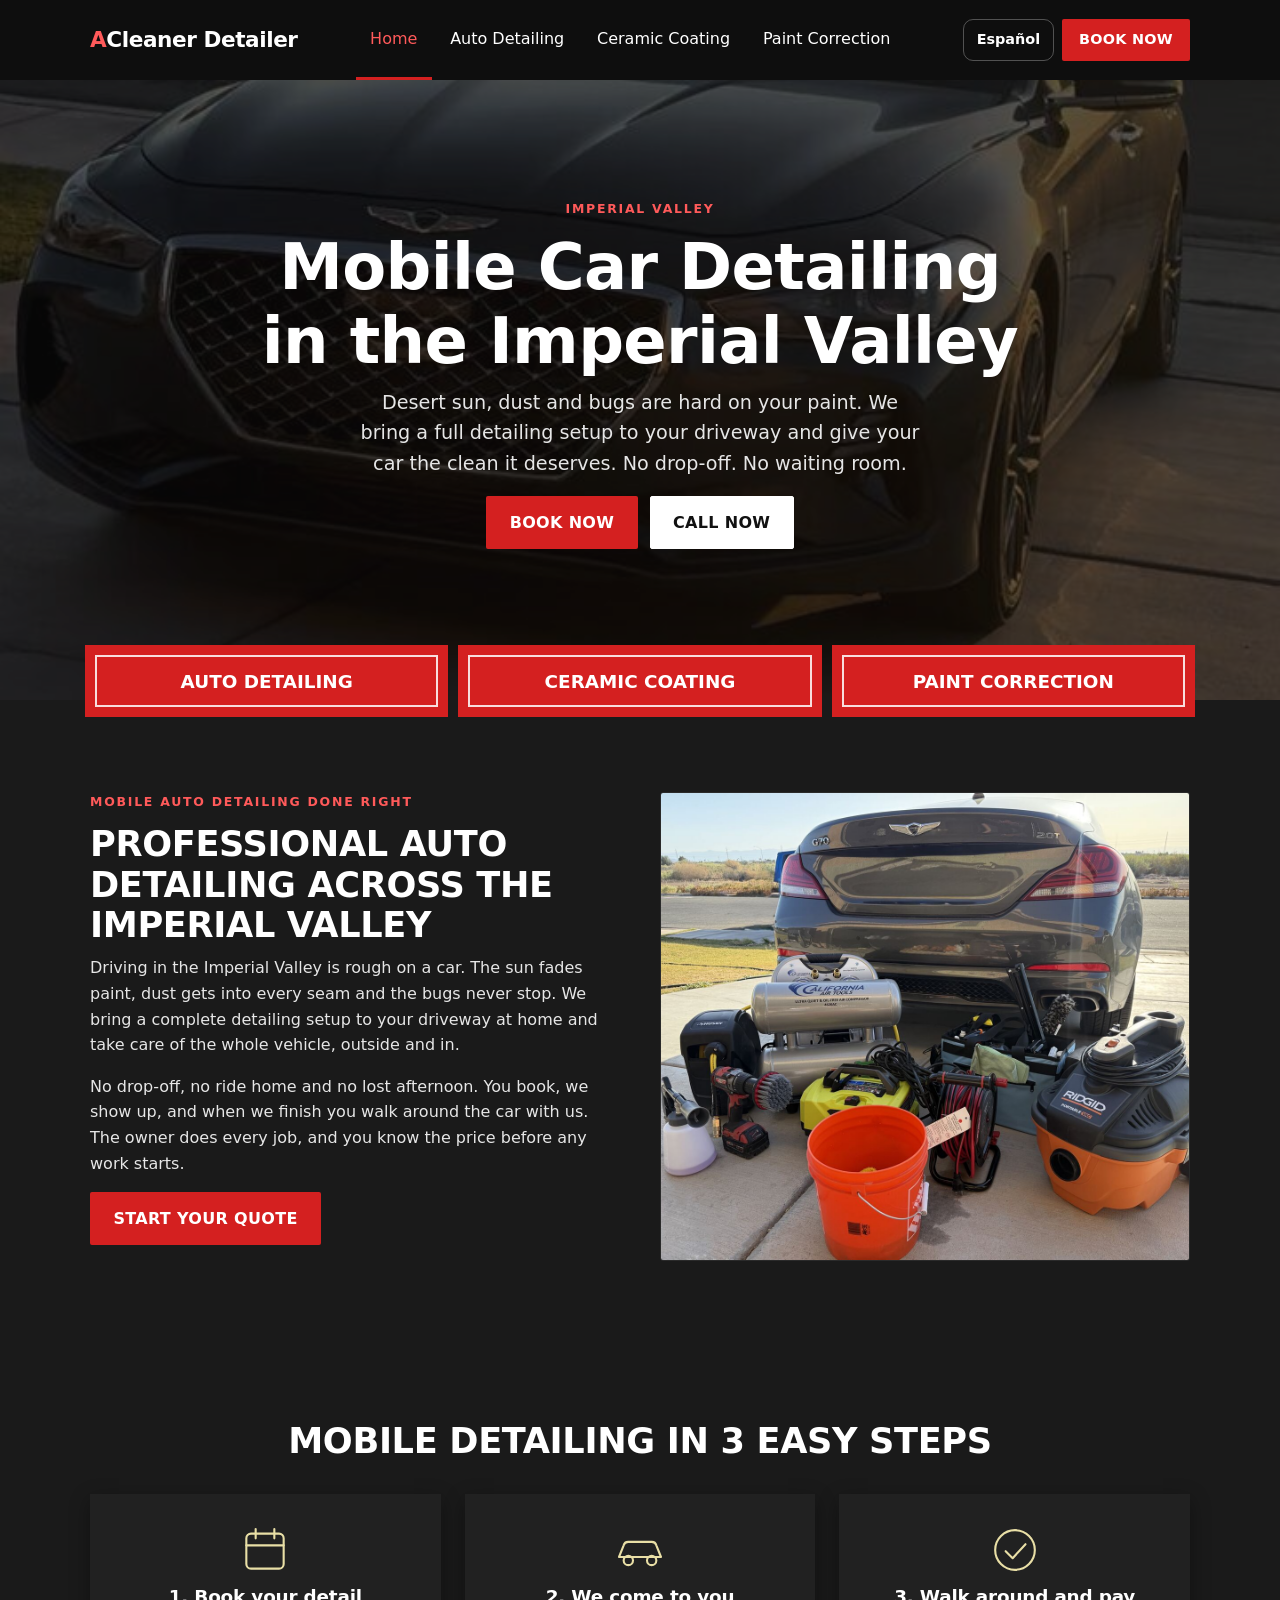
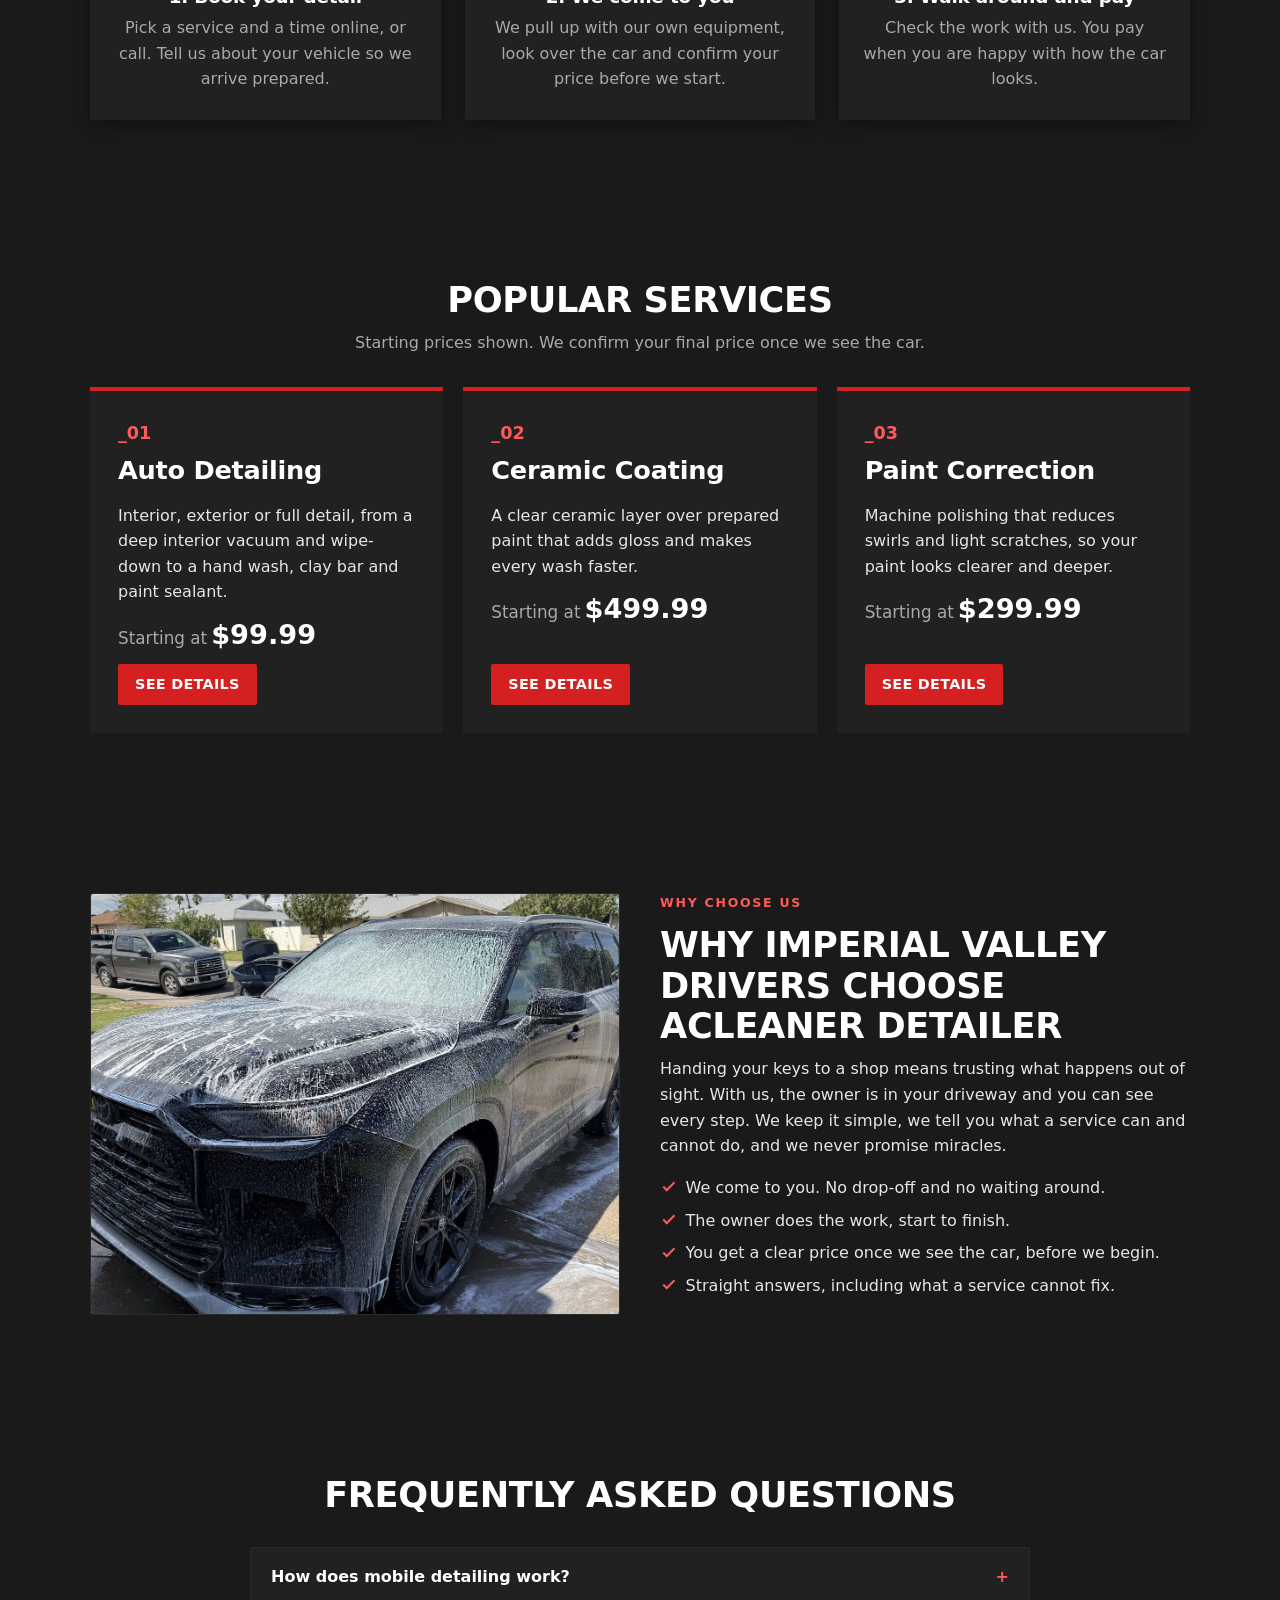
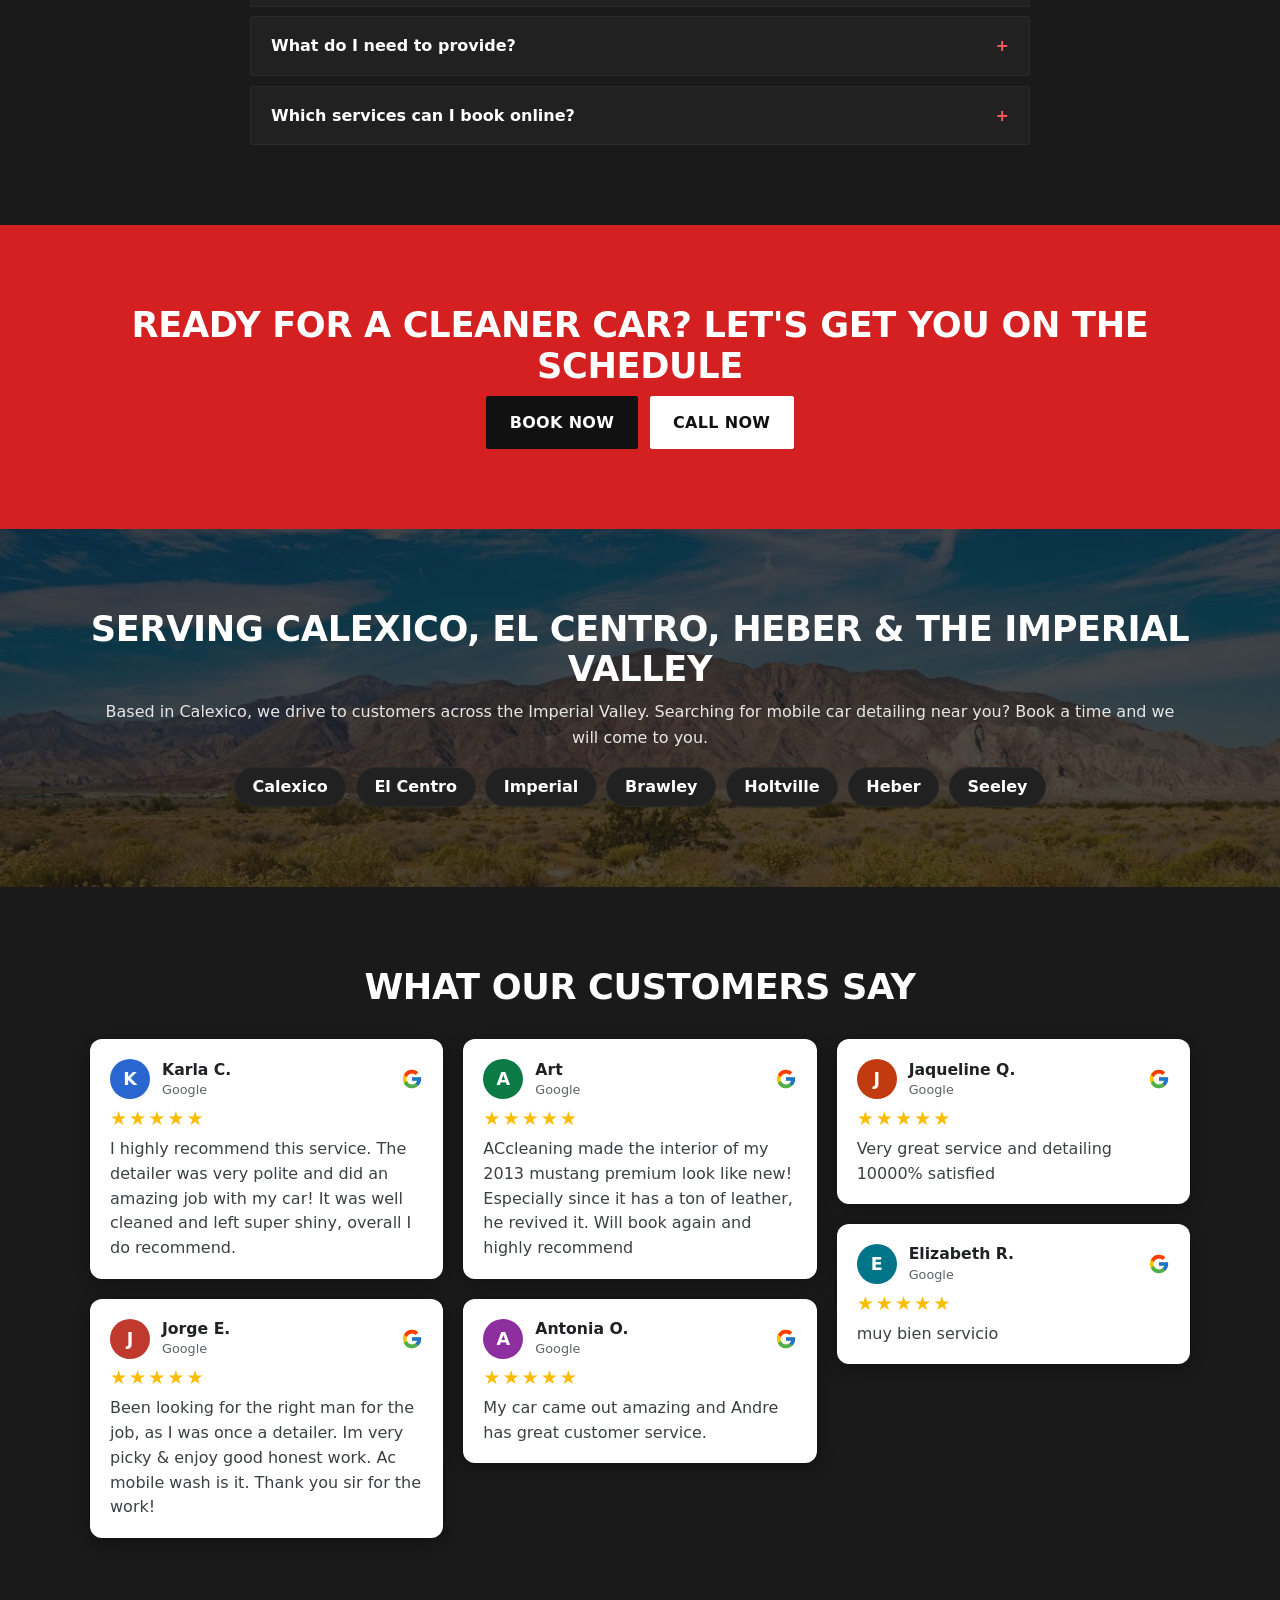
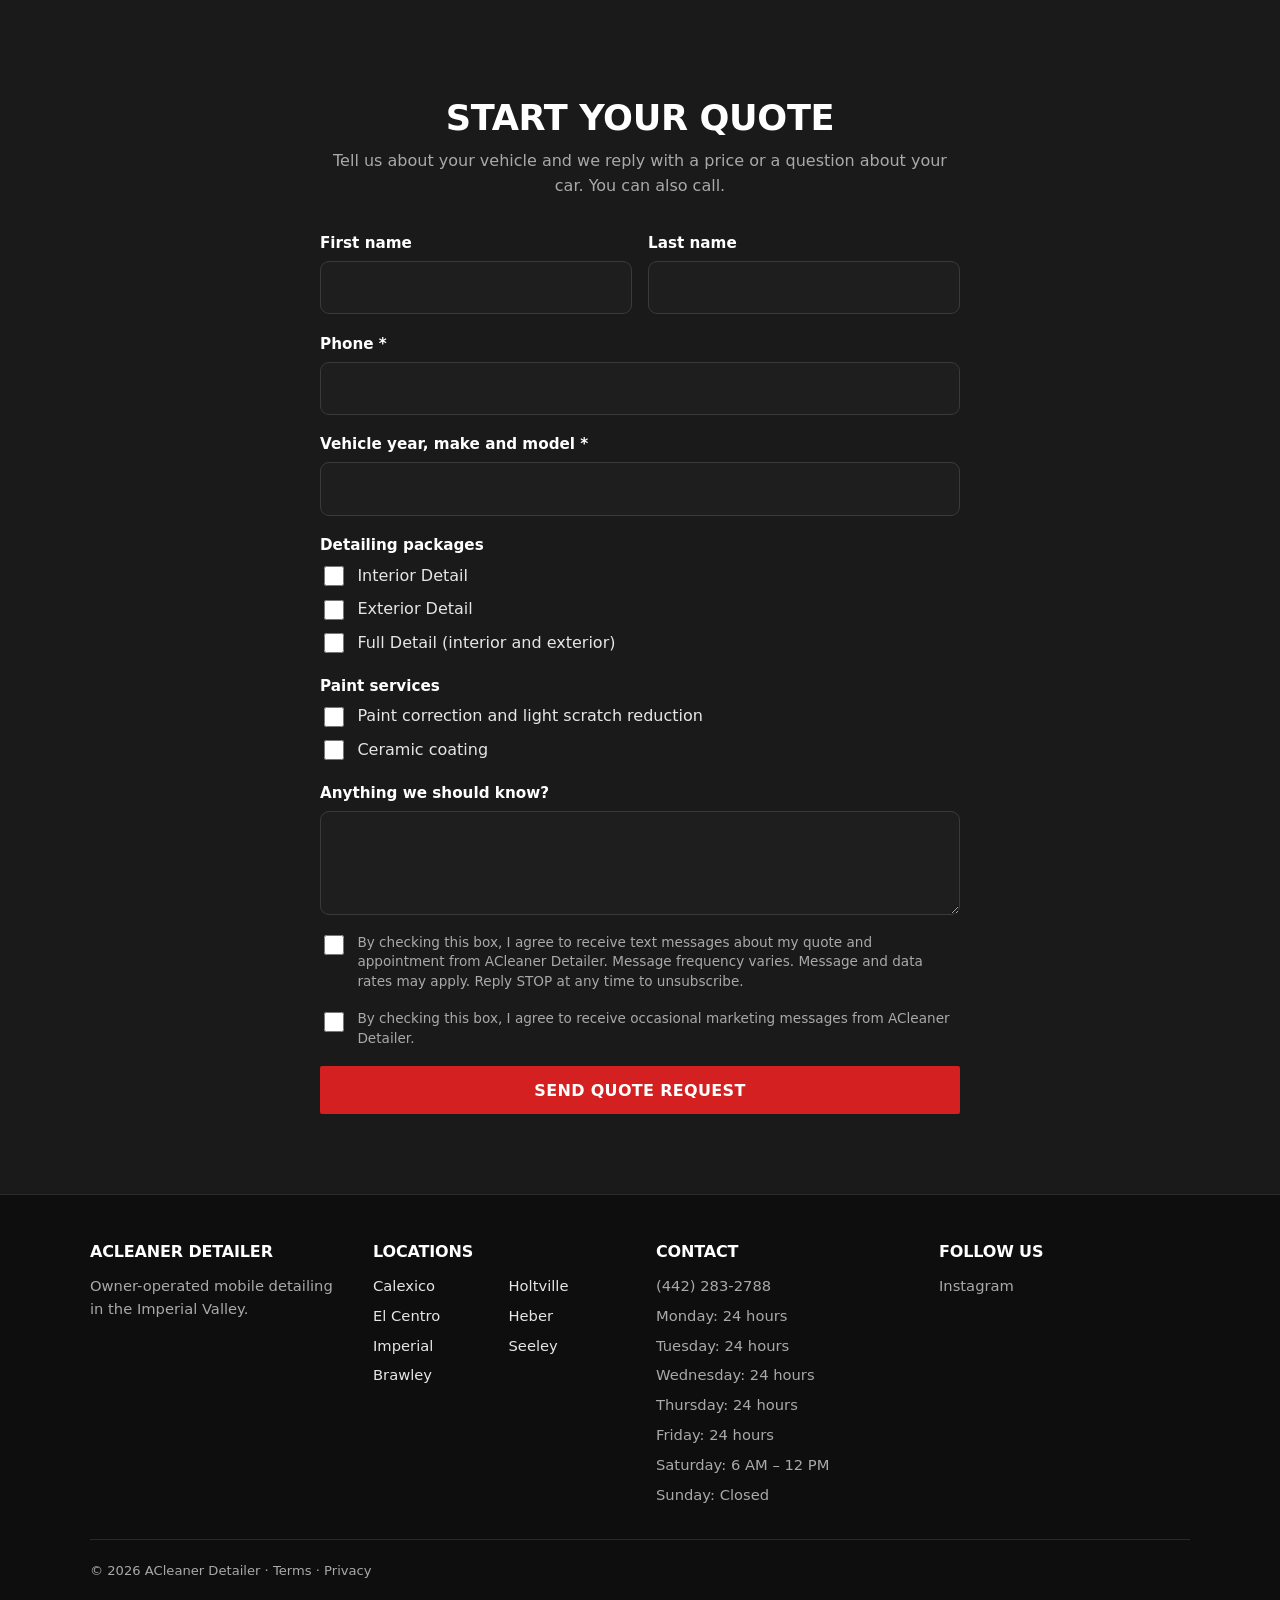
<file: index.html>
<!DOCTYPE html>
<html lang="en">
<head>
<meta charset="UTF-8">
<!-- Google Tag Manager -->
<script>(function(w,d,s,l,i){w[l]=w[l]||[];w[l].push({'gtm.start':
new Date().getTime(),event:'gtm.js'});var f=d.getElementsByTagName(s)[0],
j=d.createElement(s),dl=l!='dataLayer'?'&l='+l:'';j.async=true;j.src=
'https://www.googletagmanager.com/gtm.js?id='+i+dl;f.parentNode.insertBefore(j,f);
})(window,document,'script','dataLayer','GTM-KWBP2PGX');</script>
<!-- End Google Tag Manager -->
<meta name="viewport" content="width=device-width, initial-scale=1">
<title data-i18n="t_home">Mobile Car Detailing in the Imperial Valley | ACleaner Detailer</title>
<meta name="description" content="Owner-operated mobile car detailing in the Imperial Valley. Auto detailing, ceramic coating and paint correction. Book online or call.">
<link rel="canonical" href="https://acmobiledetailings.com/">
<meta name="referrer" content="strict-origin-when-cross-origin">
<meta property="og:type" content="website">
<meta property="og:site_name" content="ACleaner Detailer">
<meta property="og:title" content="Mobile Car Detailing in the Imperial Valley | ACleaner Detailer">
<meta property="og:description" content="Owner-operated mobile car detailing in the Imperial Valley. Auto detailing, ceramic coating and paint correction. Book online or call.">
<meta property="og:url" content="https://acmobiledetailings.com/">
<meta property="og:image" content="https://acmobiledetailings.com/images/og-image.jpg">
<meta name="twitter:card" content="summary_large_image">
<link rel="icon" href="data:image/svg+xml,<svg xmlns=%22http://www.w3.org/2000/svg%22 viewBox=%220 0 100 100%22><rect width=%22100%22 height=%22100%22 rx=%2218%22 fill=%22%230A0A0A%22/><text x=%2250%22 y=%2272%22 font-size=%2270%22 font-family=%22Arial,sans-serif%22 font-weight=%22900%22 text-anchor=%22middle%22 fill=%22%23C8102E%22>A</text></svg>">
<link rel="stylesheet" href="css/site.css">
<link rel="stylesheet" href="css/v3.css">
<script type="application/ld+json">
{
  "@context": "https://schema.org",
  "@type": "AutomotiveBusiness",
  "name": "ACleaner Detailer",
  "url": "https://acmobiledetailings.com/",
  "image": "https://acmobiledetailings.com/images/og-image.jpg",
  "telephone": "+1-442-283-2788",
  "description": "Owner-operated mobile car detailing, ceramic coating and paint correction.",
  "address": { "@type": "PostalAddress", "addressLocality": "Calexico", "addressRegion": "CA", "addressCountry": "US" },
  "areaServed": [
    { "@type": "City", "name": "Calexico, CA" },
    { "@type": "City", "name": "El Centro, CA" },
    { "@type": "City", "name": "Imperial, CA" },
    { "@type": "City", "name": "Brawley, CA" },
    { "@type": "City", "name": "Holtville, CA" },
    { "@type": "City", "name": "Heber, CA" },
    { "@type": "City", "name": "Seeley, CA" }
  ],
  "sameAs": ["https://www.instagram.com/acleanerdetailer/"]
}
</script>
</head>
<body>
<!-- Google Tag Manager (noscript) -->
<noscript><iframe src="https://www.googletagmanager.com/ns.html?id=GTM-KWBP2PGX"
height="0" width="0" style="display:none;visibility:hidden"></iframe></noscript>
<!-- End Google Tag Manager (noscript) -->
<a class="skip" href="#main" data-i18n="skip">Skip to content</a>
<header class="site-header">
  <div class="wrap header-row">
    <a class="logo" href="index.html"><span>A</span>Cleaner Detailer</a>
    <nav class="nav" aria-label="Main">
      <a href="index.html" aria-current="page" data-i18n="nav_home">Home</a>
      <a href="auto-detailing.html" data-i18n="nav_auto">Auto Detailing</a>
      <a href="ceramic-coating.html" data-i18n="nav_ceramic">Ceramic Coating</a>
      <a href="paint-correction.html" data-i18n="nav_paint">Paint Correction</a>
    </nav>
    <div class="header-actions">
      <button type="button" class="lang" id="langBtn" aria-label="Cambiar idioma / Change language">Español</button>
      <a class="btn btn-primary btn-sm" href="https://api.leadconnectorhq.com/widget/booking/BIzNii6qVbNRzqgizo45" target="_blank" rel="noopener" data-i18n="book">Book Now</a>
    </div>
  </div>
</header>

<main id="main">
  <section class="hero">
    <img class="hero-img" src="images/IMG_0427.jpg" width="1206" height="2622" alt="Dark sedan parked in a driveway at sunset with desert mountains in the distance">
    <div class="wrap">
      <div class="hero-copy">
        <p class="eyebrow" data-i18n="h_eyebrow">Imperial Valley</p>
        <h1 data-i18n="h_title">Mobile Car Detailing in the Imperial Valley</h1>
        <p class="lead" data-i18n="h_lead">Desert sun, dust and bugs are hard on your paint. We bring a full detailing setup to your driveway and give your car the clean it deserves. No drop-off. No waiting room.</p>
        <div class="cta-row">
          <a class="btn btn-primary" href="https://api.leadconnectorhq.com/widget/booking/BIzNii6qVbNRzqgizo45" target="_blank" rel="noopener" data-i18n="book">Book Now</a>
          <a class="btn btn-ghost" href="tel:+14422832788" data-i18n="call">Call Now</a>
        </div>
      </div>
    </div>
  </section>

  <div class="wrap">
    <div class="tiles">
      <a class="tile" href="auto-detailing.html"><b data-i18n="nav_auto">Auto Detailing</b><span data-i18n="tile_auto_s">Inside and out</span></a>
      <a class="tile" href="ceramic-coating.html"><b data-i18n="nav_ceramic">Ceramic Coating</b><span data-i18n="tile_cer_s">Gloss and paint protection</span></a>
      <a class="tile" href="paint-correction.html"><b data-i18n="nav_paint">Paint Correction</b><span data-i18n="tile_pc_s">Swirls and light scratches</span></a>
    </div>
  </div>

  <section class="section">
    <div class="wrap split">
      <div>
        <p class="eyebrow" data-i18n="i_eyebrow">Mobile auto detailing done right</p>
        <h2 data-i18n="i_title">Professional Auto Detailing Across the Imperial Valley</h2>
        <p data-i18n="i_p1">Driving in the Imperial Valley is rough on a car. The sun fades paint, dust gets into every seam and the bugs never stop. We bring a complete detailing setup to your driveway at home and take care of the whole vehicle, outside and in.</p>
        <p data-i18n="i_p2">No drop-off, no ride home and no lost afternoon. You book, we show up, and when we finish you walk around the car with us. The owner does every job, and you know the price before any work starts.</p>
        <p><a class="btn btn-primary" href="#quote" data-i18n="quote_btn">Start Your Quote</a></p>
      </div>
      <figure class="ph">
        <img src="images/equipment.jpg" width="1400" height="1050" loading="lazy" alt="Mobile detailing equipment, including an air compressor, pressure washer and shop vacuum, behind a sedan">
      </figure>
    </div>
  </section>

  <section class="section alt">
    <div class="wrap">
      <div class="section-head">
        <p class="eyebrow" data-i18n="p_eyebrow">How it works</p>
        <h2 data-i18n="p_title">Mobile Detailing in 3 Easy Steps</h2>
      </div>
      <ol class="steps">
        <li>
          <svg viewBox="0 0 48 48" aria-hidden="true"><rect x="8" y="10" width="32" height="30" rx="4"/><path d="M8 20h32M16 6v8M32 6v8"/></svg>
          <h3 data-i18n="s1_t">1. Book your detail</h3>
          <p data-i18n="s1_p">Pick a service and a time online, or call. Tell us about your vehicle so we arrive prepared.</p>
        </li>
        <li>
          <svg viewBox="0 0 48 48" aria-hidden="true"><path d="M6 30h36l-4-10a4 4 0 0 0-4-3H14a4 4 0 0 0-4 3z"/><circle cx="14" cy="33" r="4"/><circle cx="34" cy="33" r="4"/></svg>
          <h3 data-i18n="s2_t">2. We come to you</h3>
          <p data-i18n="s2_p">We pull up with our own equipment, look over the car and confirm your price before we start.</p>
        </li>
        <li>
          <svg viewBox="0 0 48 48" aria-hidden="true"><circle cx="24" cy="24" r="17"/><path d="M16 25l6 6 11-12"/></svg>
          <h3 data-i18n="s3_t">3. Walk around and pay</h3>
          <p data-i18n="s3_p">Check the work with us. You pay when you are happy with how the car looks.</p>
        </li>
      </ol>
    </div>
  </section>

  <section class="section">
    <div class="wrap">
      <div class="section-head">
        <p class="eyebrow" data-i18n="sv_eyebrow">Services</p>
        <h2 data-i18n="sv_title">Popular Services</h2>
        <p class="muted" data-i18n="sv_note">Starting prices shown. We confirm your final price once we see the car.</p>
      </div>
      <div class="grid grid-3 numbered">
        <article class="card">
          <h3 data-i18n="nav_auto">Auto Detailing</h3>
          <p data-i18n="sv_auto">Interior, exterior or full detail, from a deep interior vacuum and wipe-down to a hand wash, clay bar and paint sealant.</p>
          <p class="price"><span data-i18n="starting">Starting at</span><strong>$99.99</strong></p>
          <a class="btn btn-primary btn-sm" href="auto-detailing.html" data-i18n="learn">See details</a>
        </article>
        <article class="card">
          <h3 data-i18n="nav_ceramic">Ceramic Coating</h3>
          <p data-i18n="sv_cer">A clear ceramic layer over prepared paint that adds gloss and makes every wash faster.</p>
          <p class="price"><span data-i18n="starting">Starting at</span><strong>$499.99</strong></p>
          <a class="btn btn-primary btn-sm" href="ceramic-coating.html" data-i18n="learn">See details</a>
        </article>
        <article class="card">
          <h3 data-i18n="nav_paint">Paint Correction</h3>
          <p data-i18n="sv_pc">Machine polishing that reduces swirls and light scratches, so your paint looks clearer and deeper.</p>
          <p class="price"><span data-i18n="starting">Starting at</span><strong>$299.99</strong></p>
          <a class="btn btn-primary btn-sm" href="paint-correction.html" data-i18n="learn">See details</a>
        </article>
      </div>
    </div>
  </section>

  <section class="section">
    <div class="wrap split">
      <figure class="ph">
        <img src="images/IMG_1377.jpg" style="object-position:50% 52%" width="1500" height="2000" loading="lazy" alt="Black SUV covered in thick foam during a hand wash in a home driveway">
      </figure>
      <div>
        <p class="eyebrow" data-i18n="w_eyebrow">Why choose us</p>
        <h2 data-i18n="w_title">Why Imperial Valley Drivers Choose ACleaner Detailer</h2>
        <p data-i18n="w_p">Handing your keys to a shop means trusting what happens out of sight. With us, the owner is in your driveway and you can see every step. We keep it simple, we tell you what a service can and cannot do, and we never promise miracles.</p>
        <ul class="checks">
          <li data-i18n="w1">We come to you. No drop-off and no waiting around.</li>
          <li data-i18n="w2">The owner does the work, start to finish.</li>
          <li data-i18n="w3">You get a clear price once we see the car, before we begin.</li>
          <li data-i18n="w4">Straight answers, including what a service cannot fix.</li>
        </ul>
      </div>
    </div>
  </section>

  <section class="section alt">
    <div class="wrap">
      <div class="section-head"><h2 data-i18n="faq_title">Frequently Asked Questions</h2></div>
      <div class="faq">
        <details><summary data-i18n="hq1">How does mobile detailing work?</summary><div data-i18n="ha1">You book a service and give us your home address. We arrive with our equipment, look over your vehicle, confirm the price and get to work right in your driveway.</div></details>
        <details><summary data-i18n="hq2">What do I need to provide?</summary><div data-i18n="ha2">We bring our own equipment. We may need access to water and power at your location, so tell us when you book if that will be a problem.</div></details>
        <details><summary data-i18n="hq3">Which services can I book online?</summary><div data-i18n="ha3">You can book Auto Detailing online. For ceramic coating and paint correction, send us a quote request or call, because the right plan depends on your paint.</div></details>
      </div>
    </div>
  </section>

  <section class="section cta-band">
    <div class="wrap">
      <h2 data-i18n="cta_title">Ready for a Cleaner Car? Let's Get You on the Schedule</h2>
      <div class="cta-row">
        <a class="btn btn-primary" href="https://api.leadconnectorhq.com/widget/booking/BIzNii6qVbNRzqgizo45" target="_blank" rel="noopener" data-i18n="book">Book Now</a>
        <a class="btn btn-ghost" href="tel:+14422832788" data-i18n="call">Call Now</a>
      </div>
    </div>
  </section>

  <section class="section alt area">
    <div class="wrap">
      <h2 data-i18n="area_title">Serving Calexico, El Centro, Heber &amp; the Imperial Valley</h2>
      <p data-i18n="area_p">Based in Calexico, we drive to customers across the Imperial Valley. Searching for mobile car detailing near you? Book a time and we will come to you.</p>
      <ul><li>Calexico</li><li>El Centro</li><li>Imperial</li><li>Brawley</li><li>Holtville</li><li>Heber</li><li>Seeley</li></ul>
    </div>
  </section>

  <!-- Reviews are filled from js/reviews.js. Hidden until real reviews are added there. -->
  <section class="section" id="reviews">
    <div class="wrap">
      <div class="section-head"><h2 data-i18n="rv_title">What Our Customers Say</h2></div>
      <div class="reviews">
        <blockquote><div class="rv-head"><span class="rv-av" style="background:#2A66D0">K</span><div class="rv-who"><strong>Karla C.</strong><small>Google</small></div><span class="rv-g" aria-hidden="true"></span></div><div class="rv-stars" role="img" aria-label="5 out of 5 stars">★★★★★</div><p>I highly recommend this service. The detailer was very polite and did an amazing job with my car! It was well cleaned and left super shiny, overall I do recommend.</p></blockquote>
        <blockquote><div class="rv-head"><span class="rv-av" style="background:#C0392D">J</span><div class="rv-who"><strong>Jorge E.</strong><small>Google</small></div><span class="rv-g" aria-hidden="true"></span></div><div class="rv-stars" role="img" aria-label="5 out of 5 stars">★★★★★</div><p>Been looking for the right man for the job, as I was once a detailer. Im very picky &amp; enjoy good honest work. Ac mobile wash is it. Thank you sir for the work!</p></blockquote>
        <blockquote><div class="rv-head"><span class="rv-av" style="background:#0B7A44">A</span><div class="rv-who"><strong>Art</strong><small>Google</small></div><span class="rv-g" aria-hidden="true"></span></div><div class="rv-stars" role="img" aria-label="5 out of 5 stars">★★★★★</div><p>ACcleaning made the interior of my 2013 mustang premium look like new! Especially since it has a ton of leather, he revived it. Will book again and highly recommend</p></blockquote>
        <blockquote><div class="rv-head"><span class="rv-av" style="background:#8E2FA0">A</span><div class="rv-who"><strong>Antonia O.</strong><small>Google</small></div><span class="rv-g" aria-hidden="true"></span></div><div class="rv-stars" role="img" aria-label="5 out of 5 stars">★★★★★</div><p>My car came out amazing and Andre has great customer service.</p></blockquote>
        <blockquote><div class="rv-head"><span class="rv-av" style="background:#C23B10">J</span><div class="rv-who"><strong>Jaqueline Q.</strong><small>Google</small></div><span class="rv-g" aria-hidden="true"></span></div><div class="rv-stars" role="img" aria-label="5 out of 5 stars">★★★★★</div><p>Very great service and detailing 10000% satisfied</p></blockquote>
        <blockquote lang="es"><div class="rv-head"><span class="rv-av" style="background:#00758A">E</span><div class="rv-who"><strong>Elizabeth R.</strong><small>Google</small></div><span class="rv-g" aria-hidden="true"></span></div><div class="rv-stars" role="img" aria-label="5 out of 5 stars">★★★★★</div><p>muy bien servicio</p></blockquote>
      </div>
    </div>
  </section>

  <section class="section alt" id="quote">
    <div class="wrap">
      <div class="section-head">
        <p class="eyebrow" data-i18n="getquote">Get a Quote</p>
        <h2 data-i18n="q_title">Start Your Quote</h2>
        <p class="muted" data-i18n="q_note">Tell us about your vehicle and we reply with a price or a question about your car. You can also call.</p>
      </div>
      <form class="form quote-form" action="https://formspree.io/f/mdabzapk" method="POST">
        <input type="hidden" name="_next" value="https://acmobiledetailings.com/thank-you.html">
        <input type="text" name="_gotcha" tabindex="-1" autocomplete="off" aria-hidden="true" style="position:absolute;left:-9999px;width:1px;height:1px;opacity:0">
        <input type="hidden" name="service" value="Home page">
        <div class="row2">
          <div class="field"><label for="first" data-i18n="q_first">First name</label><input id="first" name="first_name" type="text" autocomplete="given-name" required></div>
          <div class="field"><label for="last" data-i18n="q_last">Last name</label><input id="last" name="last_name" type="text" autocomplete="family-name"></div>
        </div>
        <div class="field"><label for="phone" data-i18n="q_phone">Phone *</label><input id="phone" name="phone" type="tel" autocomplete="tel" inputmode="tel" required></div>
        <div class="field"><label for="vehicle" data-i18n="q_vehicle">Vehicle year, make and model *</label><input id="vehicle" name="vehicle" type="text" required></div>
        <fieldset class="opts">
          <legend data-i18n="q_pk">Detailing packages</legend>
          <label><input type="checkbox" name="services" value="Interior Detail"><span data-i18n="o_int">Interior Detail</span></label>
          <label><input type="checkbox" name="services" value="Exterior Detail"><span data-i18n="o_extd">Exterior Detail</span></label>
          <label><input type="checkbox" name="services" value="Full Detail"><span data-i18n="o_full">Full Detail (interior and exterior)</span></label>
        </fieldset>
        <fieldset class="opts">
          <legend data-i18n="q_pr">Paint services</legend>
          <label><input type="checkbox" name="services" value="Paint correction"><span data-i18n="o_paint">Paint correction and light scratch reduction</span></label>
          <label><input type="checkbox" name="services" value="Ceramic coating"><span data-i18n="o_ceramic">Ceramic coating</span></label>
        </fieldset>
        <div class="field"><label for="message" data-i18n="q_msg">Anything we should know?</label><textarea id="message" name="message" rows="3"></textarea></div>
        <label class="consent"><input type="checkbox" name="sms_consent" value="yes"><span data-i18n="q_sms">By checking this box, I agree to receive text messages about my quote and appointment from ACleaner Detailer. Message frequency varies. Message and data rates may apply. Reply STOP at any time to unsubscribe.</span></label>
        <label class="consent"><input type="checkbox" name="marketing_consent" value="yes"><span data-i18n="q_mkt">By checking this box, I agree to receive occasional marketing messages from ACleaner Detailer.</span></label>
        <button class="btn btn-primary" type="submit" data-i18n="q_send">Send quote request</button>
      </form>
    </div>
  </section>
</main>

<footer class="site-footer">
  <div class="wrap">
    <div class="footer-grid">
      <div>
        <h2>ACleaner Detailer</h2>
        <p class="muted" data-i18n="f_tag">Owner-operated mobile detailing in the Imperial Valley.</p>
      </div>
      <div>
        <h2 data-i18n="f_loc">Locations</h2>
        <ul class="cols"><li>Calexico</li><li>El Centro</li><li>Imperial</li><li>Brawley</li><li>Holtville</li><li>Heber</li><li>Seeley</li></ul>
      </div>
      <div>
        <h2 data-i18n="f_contact">Contact</h2>
        <ul>
          <li><a href="tel:+14422832788">(442) 283-2788</a></li>
          <li class="muted" data-i18n="h_mon">Monday: 24 hours</li>
          <li class="muted" data-i18n="h_tue">Tuesday: 24 hours</li>
          <li class="muted" data-i18n="h_wed">Wednesday: 24 hours</li>
          <li class="muted" data-i18n="h_thu">Thursday: 24 hours</li>
          <li class="muted" data-i18n="h_fri">Friday: 24 hours</li>
          <li class="muted" data-i18n="h_sat">Saturday: 6 AM – 12 PM</li>
          <li class="muted" data-i18n="h_sun">Sunday: Closed</li>
        </ul>
      </div>
      <div>
        <h2 data-i18n="f_follow">Follow us</h2>
        <ul class="footer-social">
          <li><a href="https://www.instagram.com/acleanerdetailer/" rel="noopener">Instagram</a></li>
        </ul>
      </div>
    </div>
    <p class="copy">© 2026 ACleaner Detailer ·
      <a href="terms.html" data-i18n="f_terms">Terms</a> ·
      <a href="privacy.html" data-i18n="f_privacy">Privacy</a></p>
  </div>
</footer>

<script defer src="js/i18n.js"></script>
<!-- GHL chat widget (AI agent) -->
<!-- Hidden until the new GHL chat widget is set up. Old account's widget:
<script defer src="https://widgets.leadconnectorhq.com/loader.js"
  data-resources-url="https://widgets.leadconnectorhq.com/chat-widget/loader.js"
  data-widget-id="6aee28785fefb84499660c86"></script>
-->
</body>
</html>
</file>
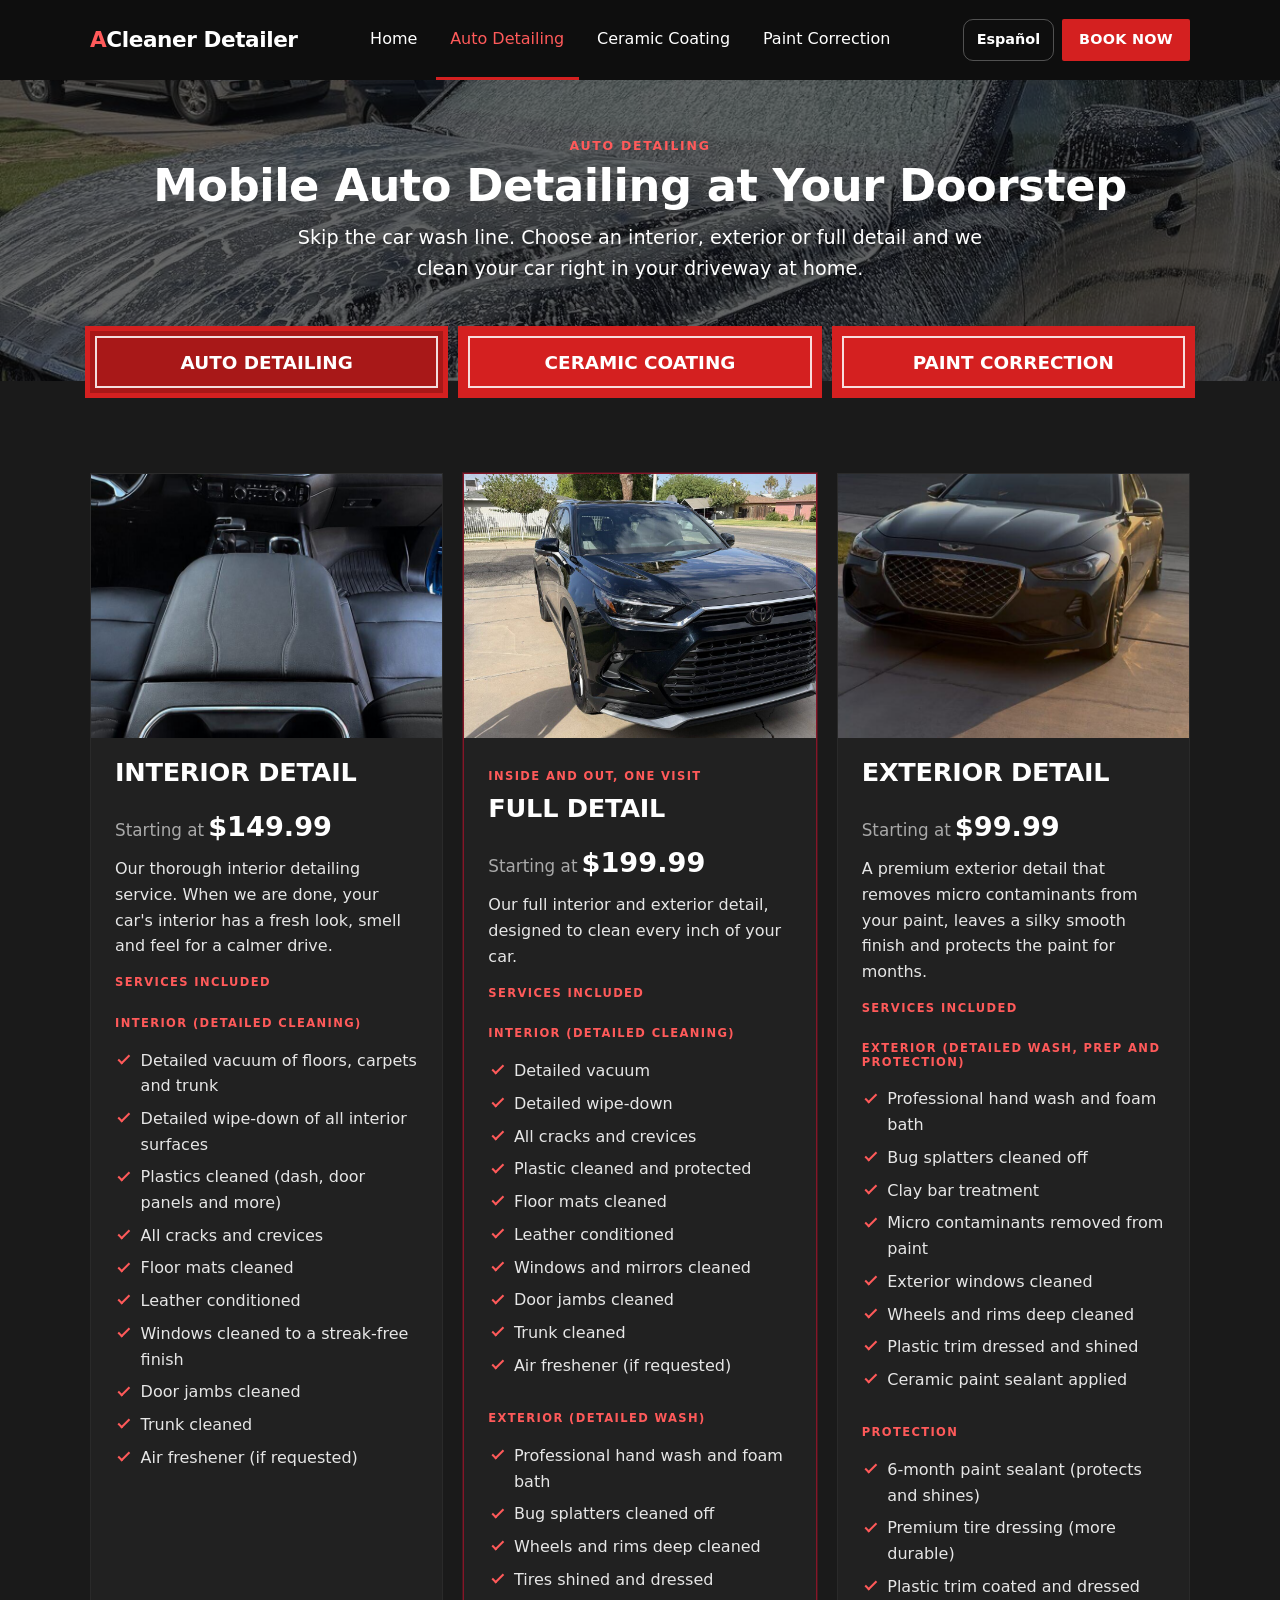
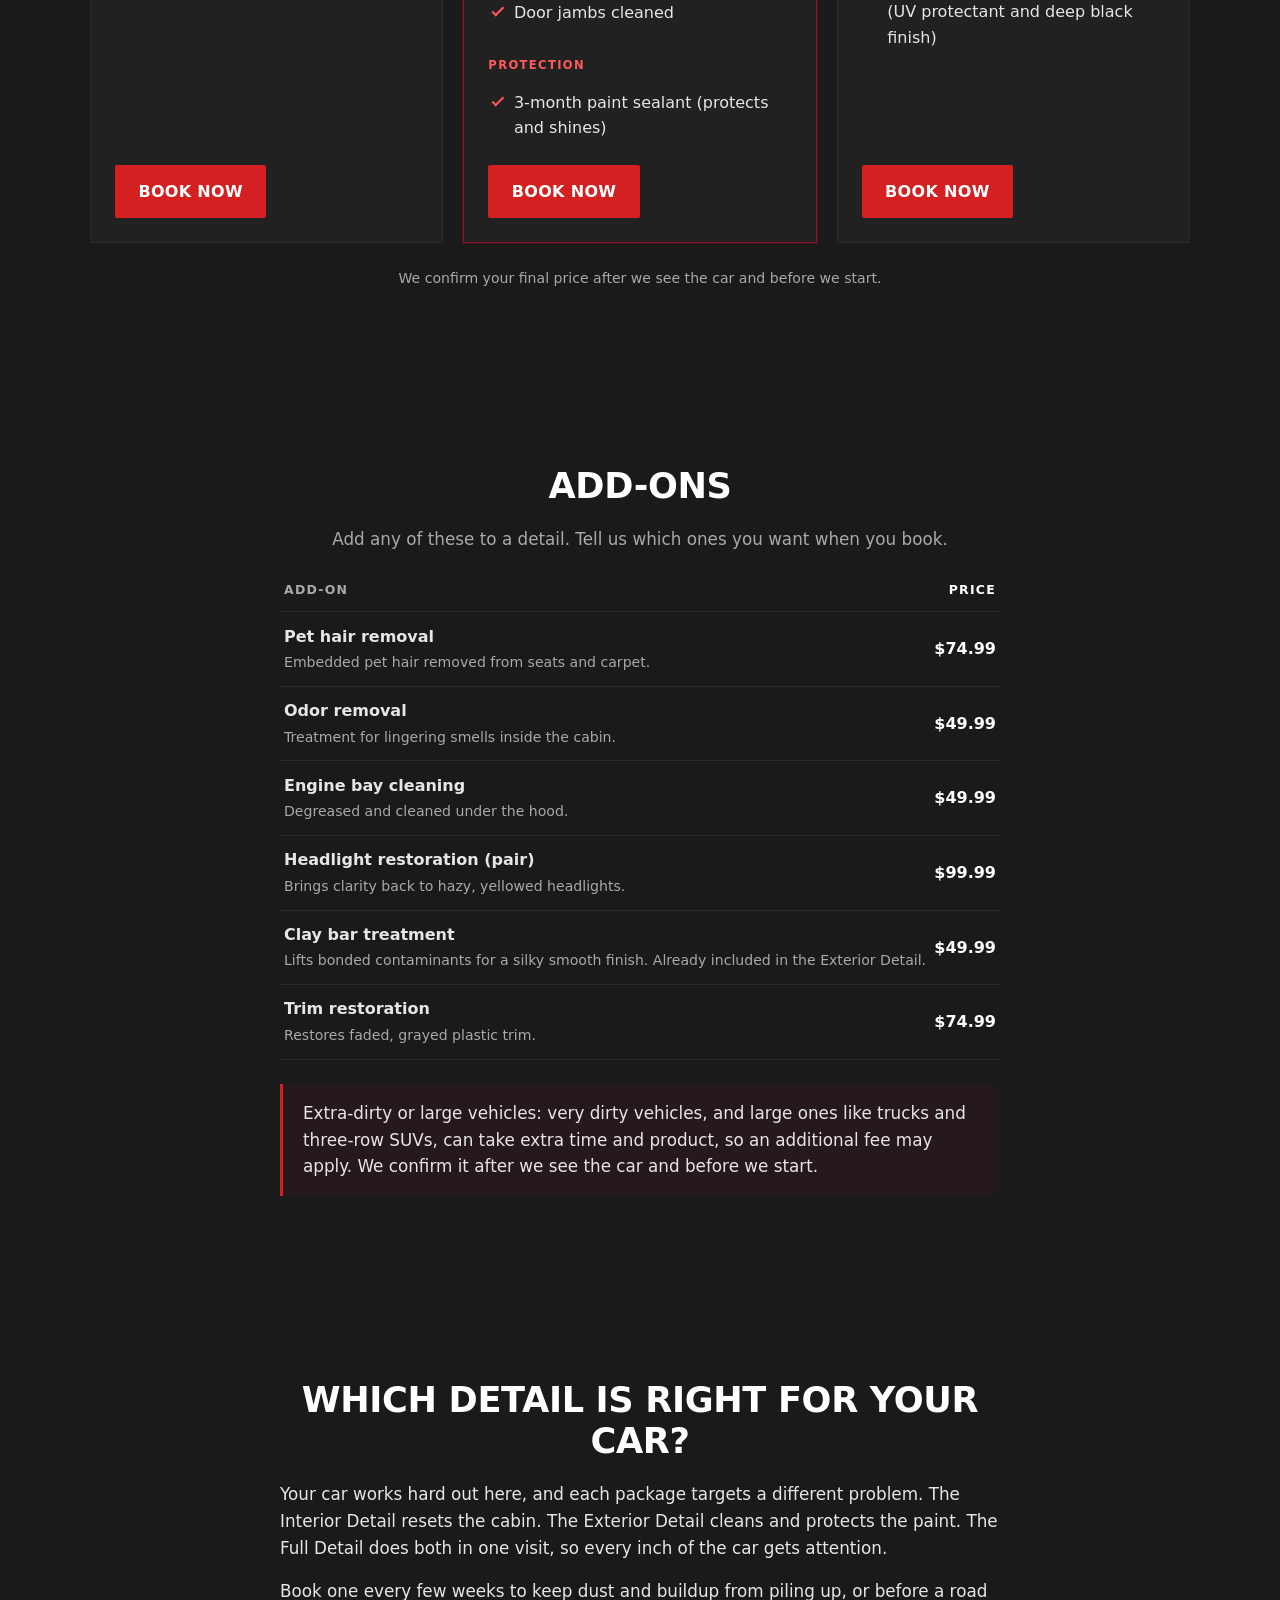
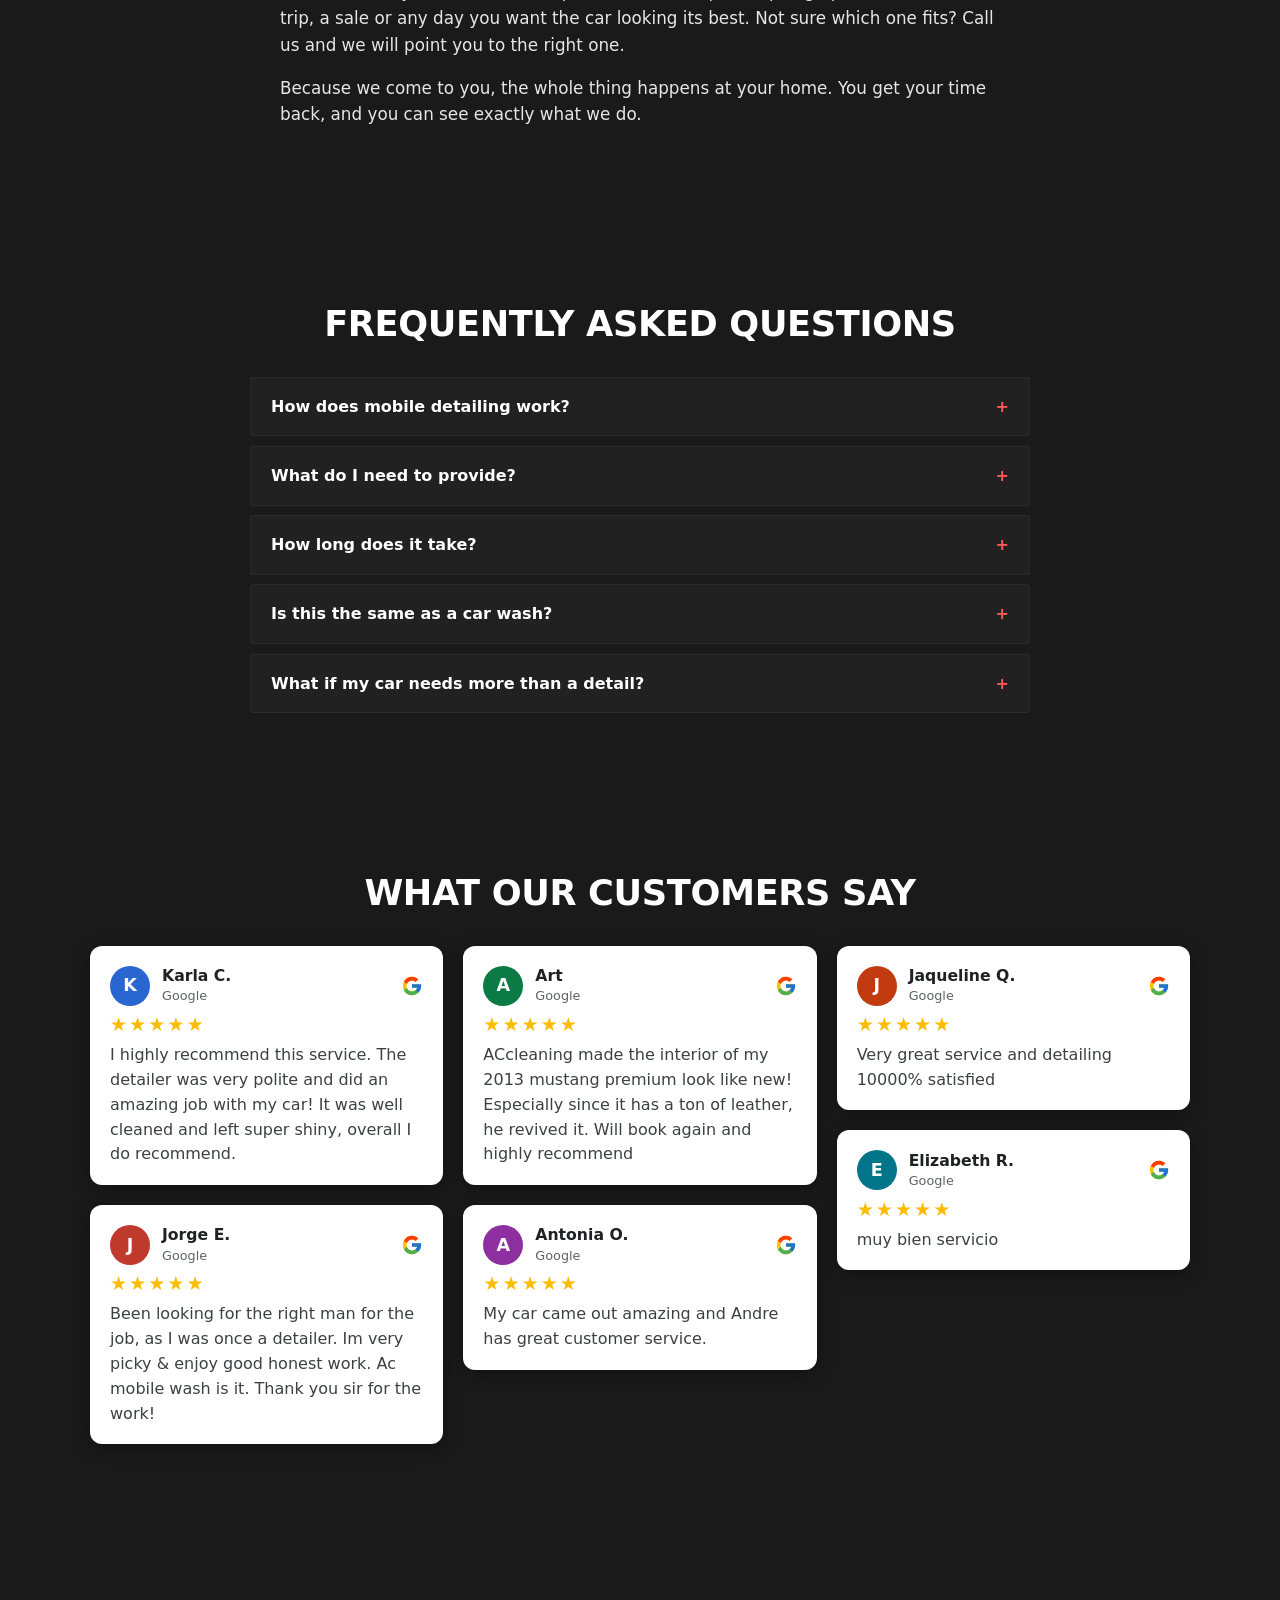
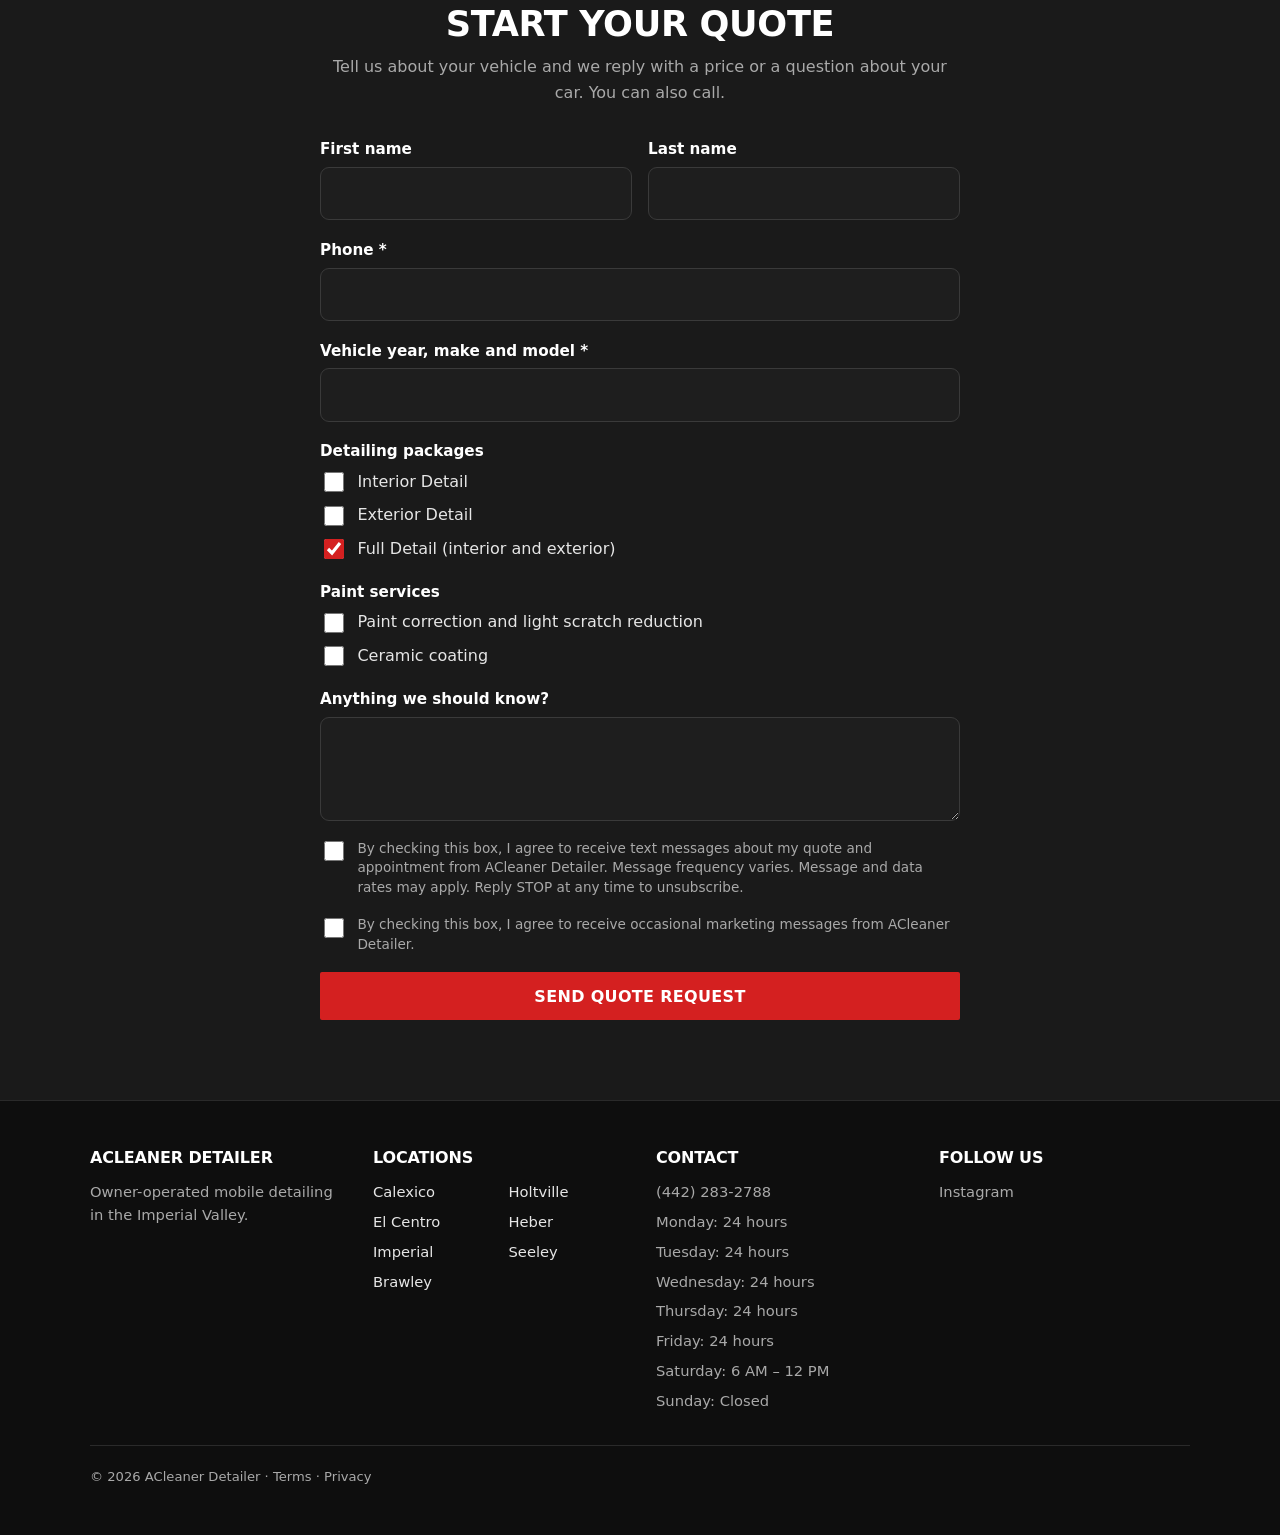
<file: auto-detailing.html>
<!DOCTYPE html>
<html lang="en">
<head>
<meta charset="UTF-8">
<!-- Google Tag Manager -->
<script>(function(w,d,s,l,i){w[l]=w[l]||[];w[l].push({'gtm.start':
new Date().getTime(),event:'gtm.js'});var f=d.getElementsByTagName(s)[0],
j=d.createElement(s),dl=l!='dataLayer'?'&l='+l:'';j.async=true;j.src=
'https://www.googletagmanager.com/gtm.js?id='+i+dl;f.parentNode.insertBefore(j,f);
})(window,document,'script','dataLayer','GTM-KWBP2PGX');</script>
<!-- End Google Tag Manager -->
<meta name="viewport" content="width=device-width, initial-scale=1">
<title data-i18n="t_auto">Mobile Auto Detailing in the Imperial Valley | ACleaner Detailer</title>
<meta name="description" content="Interior, exterior and full car detailing at your home in the Imperial Valley. Hand wash, clay bar, paint sealant, interior vacuum and more. Starting at $99.99. Book online.">
<link rel="canonical" href="https://acmobiledetailings.com/auto-detailing.html">
<meta name="referrer" content="strict-origin-when-cross-origin">
<meta property="og:type" content="website">
<meta property="og:site_name" content="ACleaner Detailer">
<meta property="og:title" content="Mobile Auto Detailing in the Imperial Valley | ACleaner Detailer">
<meta property="og:description" content="Interior, exterior and full car detailing at your home in the Imperial Valley. Hand wash, clay bar, paint sealant, interior vacuum and more. Starting at $99.99. Book online.">
<meta property="og:url" content="https://acmobiledetailings.com/auto-detailing.html">
<meta property="og:image" content="https://acmobiledetailings.com/images/og-image.jpg">
<meta name="twitter:card" content="summary_large_image">
<link rel="icon" href="data:image/svg+xml,<svg xmlns=%22http://www.w3.org/2000/svg%22 viewBox=%220 0 100 100%22><rect width=%22100%22 height=%22100%22 rx=%2218%22 fill=%22%230A0A0A%22/><text x=%2250%22 y=%2272%22 font-size=%2270%22 font-family=%22Arial,sans-serif%22 font-weight=%22900%22 text-anchor=%22middle%22 fill=%22%23C8102E%22>A</text></svg>">
<link rel="stylesheet" href="css/site.css">
<link rel="stylesheet" href="css/v3.css">
</head>
<body>
<!-- Google Tag Manager (noscript) -->
<noscript><iframe src="https://www.googletagmanager.com/ns.html?id=GTM-KWBP2PGX"
height="0" width="0" style="display:none;visibility:hidden"></iframe></noscript>
<!-- End Google Tag Manager (noscript) -->
<a class="skip" href="#main" data-i18n="skip">Skip to content</a>
<header class="site-header">
  <div class="wrap header-row">
    <a class="logo" href="index.html"><span>A</span>Cleaner Detailer</a>
    <nav class="nav" aria-label="Main">
      <a href="index.html" data-i18n="nav_home">Home</a>
      <a href="auto-detailing.html" aria-current="page" data-i18n="nav_auto">Auto Detailing</a>
      <a href="ceramic-coating.html" data-i18n="nav_ceramic">Ceramic Coating</a>
      <a href="paint-correction.html" data-i18n="nav_paint">Paint Correction</a>
    </nav>
    <div class="header-actions">
      <button type="button" class="lang" id="langBtn" aria-label="Cambiar idioma / Change language">Español</button>
      <a class="btn btn-primary btn-sm" href="https://api.leadconnectorhq.com/widget/booking/BIzNii6qVbNRzqgizo45" target="_blank" rel="noopener" data-i18n="book">Book Now</a>
    </div>
  </div>
</header>

<main id="main">
  <section class="hero hero-sm">
    <img class="hero-img" src="images/IMG_1377.jpg" style="object-position:50% 40%" width="1500" height="2000" alt="">
    <div class="wrap">
      <p class="eyebrow" data-i18n="a_eyebrow">Auto Detailing</p>
      <h1 data-i18n="a_title">Mobile Auto Detailing at Your Doorstep</h1>
      <p class="lead" data-i18n="a_lead">Skip the car wash line. Choose an interior, exterior or full detail and we clean your car right in your driveway at home.</p>
    </div>
  </section>

  <div class="wrap">
    <div class="tiles">
      <a class="tile" href="auto-detailing.html" aria-current="page"><b data-i18n="nav_auto">Auto Detailing</b><span data-i18n="tile_auto_s">Inside and out</span></a>
      <a class="tile" href="ceramic-coating.html"><b data-i18n="nav_ceramic">Ceramic Coating</b><span data-i18n="tile_cer_s">Gloss and paint protection</span></a>
      <a class="tile" href="paint-correction.html"><b data-i18n="nav_paint">Paint Correction</b><span data-i18n="tile_pc_s">Swirls and light scratches</span></a>
    </div>
  </div>

  <section class="section">
    <div class="wrap">
      <div class="grid grid-3 packages">
        <article class="card">
          <img class="card-img" src="images/1CC85086-554A-4730-8B07-6763F6CD2EA9.jpg" style="object-position:50% 48%" width="853" height="1840" loading="lazy" alt="Clean black leather interior of a pickup truck, with the dash and center console">
          <h2 style="font-size:1.6rem" data-i18n="d_int_t">Interior Detail</h2>
          <p class="price"><span data-i18n="starting">Starting at</span><strong>$149.99</strong></p>
          <p data-i18n="d_int_d">Our thorough interior detailing service. When we are done, your car's interior has a fresh look, smell and feel for a calmer drive.</p>
          <h3 class="tag" data-i18n="d_inc">Services included</h3>
          <h3 class="tag" data-i18n="g_int">Interior (detailed cleaning)</h3>
          <ul class="checks">
            <li data-i18n="x1">Detailed vacuum of floors, carpets and trunk</li>
            <li data-i18n="x2">Detailed wipe-down of all interior surfaces</li>
            <li data-i18n="x3">Plastics cleaned (dash, door panels and more)</li>
            <li data-i18n="x4">All cracks and crevices</li>
            <li data-i18n="x5">Floor mats cleaned</li>
            <li data-i18n="x6">Leather conditioned</li>
            <li data-i18n="x7">Windows cleaned to a streak-free finish</li>
            <li data-i18n="x8">Door jambs cleaned</li>
            <li data-i18n="x9">Trunk cleaned</li>
            <li data-i18n="x10">Air freshener (if requested)</li>
          </ul>
          <div class="cta-row"><a class="btn btn-primary" href="https://api.leadconnectorhq.com/widget/booking/BIzNii6qVbNRzqgizo45" target="_blank" rel="noopener" data-i18n="book">Book Now</a></div>
        </article>

        <article class="card featured">
          <img class="card-img" src="images/IMG_1378.jpg" style="object-position:50% 42%" width="1500" height="2000" loading="lazy" alt="Glossy black SUV with a clean, deep finish parked in a home driveway">
          <span class="tag" data-i18n="a_tag">Inside and out, one visit</span>
          <h2 style="font-size:1.6rem" data-i18n="d_full_t">Full Detail</h2>
          <p class="price"><span data-i18n="starting">Starting at</span><strong>$199.99</strong></p>
          <p data-i18n="d_full_d">Our full interior and exterior detail, designed to clean every inch of your car.</p>
          <h3 class="tag" data-i18n="d_inc">Services included</h3>
          <h3 class="tag" data-i18n="g_int">Interior (detailed cleaning)</h3>
          <ul class="checks">
            <li data-i18n="f1">Detailed vacuum</li>
            <li data-i18n="f2">Detailed wipe-down</li>
            <li data-i18n="x4">All cracks and crevices</li>
            <li data-i18n="f3">Plastic cleaned and protected</li>
            <li data-i18n="x5">Floor mats cleaned</li>
            <li data-i18n="x6">Leather conditioned</li>
            <li data-i18n="f4">Windows and mirrors cleaned</li>
            <li data-i18n="x8">Door jambs cleaned</li>
            <li data-i18n="x9">Trunk cleaned</li>
            <li data-i18n="x10">Air freshener (if requested)</li>
          </ul>
          <h3 class="tag" data-i18n="g_ext">Exterior (detailed wash)</h3>
          <ul class="checks">
            <li data-i18n="e1">Professional hand wash and foam bath</li>
            <li data-i18n="e2">Bug splatters cleaned off</li>
            <li data-i18n="e3">Wheels and rims deep cleaned</li>
            <li data-i18n="e4">Tires shined and dressed</li>
            <li data-i18n="x8">Door jambs cleaned</li>
          </ul>
          <h3 class="tag" data-i18n="g_prot">Protection</h3>
          <ul class="checks">
            <li data-i18n="p3">3-month paint sealant (protects and shines)</li>
          </ul>
          <div class="cta-row"><a class="btn btn-primary" href="https://api.leadconnectorhq.com/widget/booking/BIzNii6qVbNRzqgizo45" target="_blank" rel="noopener" data-i18n="book">Book Now</a></div>
        </article>

        <article class="card">
          <img class="card-img" src="images/IMG_0427.jpg" style="object-position:50% 62%" width="1206" height="2622" loading="lazy" alt="Dark sedan, clean and glossy, parked in a driveway at sunset">
          <h2 style="font-size:1.6rem" data-i18n="d_ext_t">Exterior Detail</h2>
          <p class="price"><span data-i18n="starting">Starting at</span><strong>$99.99</strong></p>
          <p data-i18n="d_ext_d">A premium exterior detail that removes micro contaminants from your paint, leaves a silky smooth finish and protects the paint for months.</p>
          <h3 class="tag" data-i18n="d_inc">Services included</h3>
          <h3 class="tag" data-i18n="g_extp">Exterior (detailed wash, prep and protection)</h3>
          <ul class="checks">
            <li data-i18n="e1">Professional hand wash and foam bath</li>
            <li data-i18n="e2">Bug splatters cleaned off</li>
            <li data-i18n="g1">Clay bar treatment</li>
            <li data-i18n="g2">Micro contaminants removed from paint</li>
            <li data-i18n="g3">Exterior windows cleaned</li>
            <li data-i18n="e3">Wheels and rims deep cleaned</li>
            <li data-i18n="g4">Plastic trim dressed and shined</li>
            <li data-i18n="g5">Ceramic paint sealant applied</li>
          </ul>
          <h3 class="tag" data-i18n="g_prot">Protection</h3>
          <ul class="checks">
            <li data-i18n="p6">6-month paint sealant (protects and shines)</li>
            <li data-i18n="g6">Premium tire dressing (more durable)</li>
            <li data-i18n="g7">Plastic trim coated and dressed (UV protectant and deep black finish)</li>
          </ul>
          <div class="cta-row"><a class="btn btn-primary" href="https://api.leadconnectorhq.com/widget/booking/BIzNii6qVbNRzqgizo45" target="_blank" rel="noopener" data-i18n="book">Book Now</a></div>
        </article>
      </div>
      <p class="muted small" style="text-align:center;margin-top:1.5rem" data-i18n="a_final">We confirm your final price after we see the car and before we start.</p>
    </div>
  </section>

  <section class="section" id="addons">
    <div class="wrap prose">
      <h2 data-i18n="ad_title">Add-Ons</h2>
      <p class="muted" style="text-align:center" data-i18n="ad_lead">Add any of these to a detail. Tell us which ones you want when you book.</p>
      <table class="prices">
        <thead><tr><th data-i18n="ad_col_n">Add-on</th><th data-i18n="ad_col_p">Price</th></tr></thead>
        <tbody>
          <tr><td><strong data-i18n="ad1">Pet hair removal</strong><br><span class="muted small" data-i18n="ad1_d">Embedded pet hair removed from seats and carpet.</span></td><td>$74.99</td></tr>
          <tr><td><strong data-i18n="ad2">Odor removal</strong><br><span class="muted small" data-i18n="ad2_d">Treatment for lingering smells inside the cabin.</span></td><td>$49.99</td></tr>
          <tr><td><strong data-i18n="ad3">Engine bay cleaning</strong><br><span class="muted small" data-i18n="ad3_d">Degreased and cleaned under the hood.</span></td><td>$49.99</td></tr>
          <tr><td><strong data-i18n="ad4">Headlight restoration (pair)</strong><br><span class="muted small" data-i18n="ad4_d">Brings clarity back to hazy, yellowed headlights.</span></td><td>$99.99</td></tr>
          <tr><td><strong data-i18n="ad5">Clay bar treatment</strong><br><span class="muted small" data-i18n="ad5_d">Lifts bonded contaminants for a silky smooth finish. Already included in the Exterior Detail.</span></td><td>$49.99</td></tr>
          <tr><td><strong data-i18n="ad6">Trim restoration</strong><br><span class="muted small" data-i18n="ad6_d">Restores faded, grayed plastic trim.</span></td><td>$74.99</td></tr>
        </tbody>
      </table>
      <p class="note" data-i18n="ad_fee">Extra-dirty or large vehicles: very dirty vehicles, and large ones like trucks and three-row SUVs, can take extra time and product, so an additional fee may apply. We confirm it after we see the car and before we start.</p>
    </div>
  </section>

  <section class="section alt">
    <div class="wrap prose">
      <h2 data-i18n="ai_title">Which Detail Is Right for Your Car?</h2>
      <p data-i18n="ai_p1">Your car works hard out here, and each package targets a different problem. The Interior Detail resets the cabin. The Exterior Detail cleans and protects the paint. The Full Detail does both in one visit, so every inch of the car gets attention.</p>
      <p data-i18n="ai_p2">Book one every few weeks to keep dust and buildup from piling up, or before a road trip, a sale or any day you want the car looking its best. Not sure which one fits? Call us and we will point you to the right one.</p>
      <p data-i18n="ai_p3">Because we come to you, the whole thing happens at your home. You get your time back, and you can see exactly what we do.</p>
    </div>
  </section>

  <section class="section">
    <div class="wrap">
      <div class="section-head"><h2 data-i18n="faq_title">Frequently Asked Questions</h2></div>
      <div class="faq">
        <details><summary data-i18n="hq1">How does mobile detailing work?</summary><div data-i18n="ha1">We drive to your home and bring our equipment. You choose a service, we confirm the price once we see the car, and we get started.</div></details>
        <details><summary data-i18n="hq2">What do I need to provide?</summary><div data-i18n="ha2">We bring our own equipment. We may need access to water and power at your location, so tell us when you book if that will be a problem.</div></details>
        <details><summary data-i18n="aq3">How long does it take?</summary><div data-i18n="aa3">It depends on the size and condition of the car. A well-kept sedan goes faster than a muddy truck, and we give you a realistic time window when you book.</div></details>
        <details><summary data-i18n="aq4">Is this the same as a car wash?</summary><div data-i18n="aa4">No. A car wash is quick and automated. Our details are done by hand, panel by panel, and the Interior and Full Detail cover the inside of the car as well.</div></details>
        <details><summary data-i18n="aq5">What if my car needs more than a detail?</summary><div data-i18n="aa5">Tell us when you book. If your car needs paint correction or a ceramic coating, we can quote those separately.</div></details>
      </div>
    </div>
  </section>

  <!-- Reviews are filled from js/reviews.js. Hidden until real reviews are added there. -->
  <section class="section alt" id="reviews">
    <div class="wrap">
      <div class="section-head"><h2 data-i18n="rv_title">What Our Customers Say</h2></div>
      <div class="reviews">
        <blockquote><div class="rv-head"><span class="rv-av" style="background:#2A66D0">K</span><div class="rv-who"><strong>Karla C.</strong><small>Google</small></div><span class="rv-g" aria-hidden="true"></span></div><div class="rv-stars" role="img" aria-label="5 out of 5 stars">★★★★★</div><p>I highly recommend this service. The detailer was very polite and did an amazing job with my car! It was well cleaned and left super shiny, overall I do recommend.</p></blockquote>
        <blockquote><div class="rv-head"><span class="rv-av" style="background:#C0392D">J</span><div class="rv-who"><strong>Jorge E.</strong><small>Google</small></div><span class="rv-g" aria-hidden="true"></span></div><div class="rv-stars" role="img" aria-label="5 out of 5 stars">★★★★★</div><p>Been looking for the right man for the job, as I was once a detailer. Im very picky &amp; enjoy good honest work. Ac mobile wash is it. Thank you sir for the work!</p></blockquote>
        <blockquote><div class="rv-head"><span class="rv-av" style="background:#0B7A44">A</span><div class="rv-who"><strong>Art</strong><small>Google</small></div><span class="rv-g" aria-hidden="true"></span></div><div class="rv-stars" role="img" aria-label="5 out of 5 stars">★★★★★</div><p>ACcleaning made the interior of my 2013 mustang premium look like new! Especially since it has a ton of leather, he revived it. Will book again and highly recommend</p></blockquote>
        <blockquote><div class="rv-head"><span class="rv-av" style="background:#8E2FA0">A</span><div class="rv-who"><strong>Antonia O.</strong><small>Google</small></div><span class="rv-g" aria-hidden="true"></span></div><div class="rv-stars" role="img" aria-label="5 out of 5 stars">★★★★★</div><p>My car came out amazing and Andre has great customer service.</p></blockquote>
        <blockquote><div class="rv-head"><span class="rv-av" style="background:#C23B10">J</span><div class="rv-who"><strong>Jaqueline Q.</strong><small>Google</small></div><span class="rv-g" aria-hidden="true"></span></div><div class="rv-stars" role="img" aria-label="5 out of 5 stars">★★★★★</div><p>Very great service and detailing 10000% satisfied</p></blockquote>
        <blockquote lang="es"><div class="rv-head"><span class="rv-av" style="background:#00758A">E</span><div class="rv-who"><strong>Elizabeth R.</strong><small>Google</small></div><span class="rv-g" aria-hidden="true"></span></div><div class="rv-stars" role="img" aria-label="5 out of 5 stars">★★★★★</div><p>muy bien servicio</p></blockquote>
      </div>
    </div>
  </section>

  <section class="section" id="quote">
    <div class="wrap">
      <div class="section-head">
        <p class="eyebrow" data-i18n="getquote">Get a Quote</p>
        <h2 data-i18n="q_title">Start Your Quote</h2>
        <p class="muted" data-i18n="q_note">Tell us about your vehicle and we reply with a price or a question about your car. You can also call.</p>
      </div>
      <form class="form quote-form" action="https://formspree.io/f/mdabzapk" method="POST">
        <input type="hidden" name="_next" value="https://acmobiledetailings.com/thank-you.html">
        <input type="text" name="_gotcha" tabindex="-1" autocomplete="off" aria-hidden="true" style="position:absolute;left:-9999px;width:1px;height:1px;opacity:0">
        <input type="hidden" name="service" value="Auto Detailing">
        <div class="row2">
          <div class="field"><label for="first" data-i18n="q_first">First name</label><input id="first" name="first_name" type="text" autocomplete="given-name" required></div>
          <div class="field"><label for="last" data-i18n="q_last">Last name</label><input id="last" name="last_name" type="text" autocomplete="family-name"></div>
        </div>
        <div class="field"><label for="phone" data-i18n="q_phone">Phone *</label><input id="phone" name="phone" type="tel" autocomplete="tel" inputmode="tel" required></div>
        <div class="field"><label for="vehicle" data-i18n="q_vehicle">Vehicle year, make and model *</label><input id="vehicle" name="vehicle" type="text" required></div>
        <fieldset class="opts">
          <legend data-i18n="q_pk">Detailing packages</legend>
          <label><input type="checkbox" name="services" value="Interior Detail"><span data-i18n="o_int">Interior Detail</span></label>
          <label><input type="checkbox" name="services" value="Exterior Detail"><span data-i18n="o_extd">Exterior Detail</span></label>
          <label><input type="checkbox" name="services" value="Full Detail" checked><span data-i18n="o_full">Full Detail (interior and exterior)</span></label>
        </fieldset>
        <fieldset class="opts">
          <legend data-i18n="q_pr">Paint services</legend>
          <label><input type="checkbox" name="services" value="Paint correction"><span data-i18n="o_paint">Paint correction and light scratch reduction</span></label>
          <label><input type="checkbox" name="services" value="Ceramic coating"><span data-i18n="o_ceramic">Ceramic coating</span></label>
        </fieldset>
        <div class="field"><label for="message" data-i18n="q_msg">Anything we should know?</label><textarea id="message" name="message" rows="3"></textarea></div>
        <label class="consent"><input type="checkbox" name="sms_consent" value="yes"><span data-i18n="q_sms">By checking this box, I agree to receive text messages about my quote and appointment from ACleaner Detailer. Message frequency varies. Message and data rates may apply. Reply STOP at any time to unsubscribe.</span></label>
        <label class="consent"><input type="checkbox" name="marketing_consent" value="yes"><span data-i18n="q_mkt">By checking this box, I agree to receive occasional marketing messages from ACleaner Detailer.</span></label>
        <button class="btn btn-primary" type="submit" data-i18n="q_send">Send quote request</button>
      </form>
    </div>
  </section>
</main>

<footer class="site-footer">
  <div class="wrap">
    <div class="footer-grid">
      <div>
        <h2>ACleaner Detailer</h2>
        <p class="muted" data-i18n="f_tag">Owner-operated mobile detailing in the Imperial Valley.</p>
      </div>
      <div>
        <h2 data-i18n="f_loc">Locations</h2>
        <ul class="cols"><li>Calexico</li><li>El Centro</li><li>Imperial</li><li>Brawley</li><li>Holtville</li><li>Heber</li><li>Seeley</li></ul>
      </div>
      <div>
        <h2 data-i18n="f_contact">Contact</h2>
        <ul>
          <li><a href="tel:+14422832788">(442) 283-2788</a></li>
          <li class="muted" data-i18n="h_mon">Monday: 24 hours</li>
          <li class="muted" data-i18n="h_tue">Tuesday: 24 hours</li>
          <li class="muted" data-i18n="h_wed">Wednesday: 24 hours</li>
          <li class="muted" data-i18n="h_thu">Thursday: 24 hours</li>
          <li class="muted" data-i18n="h_fri">Friday: 24 hours</li>
          <li class="muted" data-i18n="h_sat">Saturday: 6 AM – 12 PM</li>
          <li class="muted" data-i18n="h_sun">Sunday: Closed</li>
        </ul>
      </div>
      <div>
        <h2 data-i18n="f_follow">Follow us</h2>
        <ul class="footer-social">
          <li><a href="https://www.instagram.com/acleanerdetailer/" rel="noopener">Instagram</a></li>
        </ul>
      </div>
    </div>
    <p class="copy">© 2026 ACleaner Detailer ·
      <a href="terms.html" data-i18n="f_terms">Terms</a> ·
      <a href="privacy.html" data-i18n="f_privacy">Privacy</a></p>
  </div>
</footer>

<script defer src="js/i18n.js"></script>
<!-- GHL chat widget (AI agent) -->
<!-- Hidden until the new GHL chat widget is set up. Old account's widget:
<script defer src="https://widgets.leadconnectorhq.com/loader.js"
  data-resources-url="https://widgets.leadconnectorhq.com/chat-widget/loader.js"
  data-widget-id="6aee28785fefb84499660c86"></script>
-->
</body>
</html>
</file>
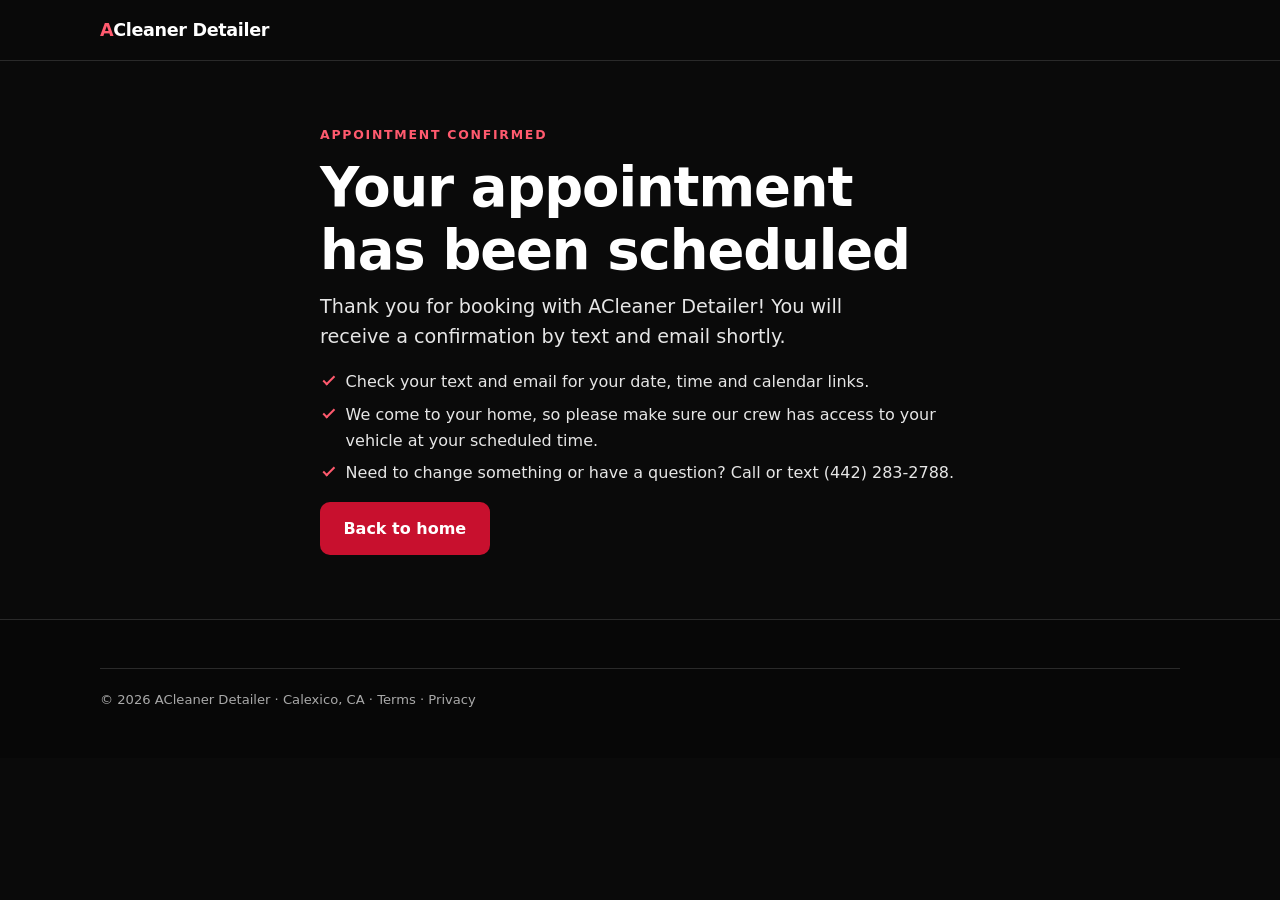
<file: booked.html>
<!DOCTYPE html>
<html lang="en">
<head>
<meta charset="UTF-8">
<!-- Google Tag Manager -->
<script>(function(w,d,s,l,i){w[l]=w[l]||[];w[l].push({'gtm.start':
new Date().getTime(),event:'gtm.js'});var f=d.getElementsByTagName(s)[0],
j=d.createElement(s),dl=l!='dataLayer'?'&l='+l:'';j.async=true;j.src=
'https://www.googletagmanager.com/gtm.js?id='+i+dl;f.parentNode.insertBefore(j,f);
})(window,document,'script','dataLayer','GTM-KWBP2PGX');</script>
<!-- End Google Tag Manager -->
<meta name="viewport" content="width=device-width, initial-scale=1">
<meta name="robots" content="noindex">
<title>Appointment Confirmed | ACleaner Detailer</title>
<meta name="description" content="Your ACleaner Detailer appointment is booked. Here is what happens next.">
<link rel="canonical" href="https://acmobiledetailings.com/booked">
<meta name="referrer" content="strict-origin-when-cross-origin">
<link rel="icon" href="data:image/svg+xml,<svg xmlns=%22http://www.w3.org/2000/svg%22 viewBox=%220 0 100 100%22><rect width=%22100%22 height=%22100%22 rx=%2218%22 fill=%22%230A0A0A%22/><text x=%2250%22 y=%2272%22 font-size=%2270%22 font-family=%22Arial,sans-serif%22 font-weight=%22900%22 text-anchor=%22middle%22 fill=%22%23C8102E%22>A</text></svg>">
<link rel="stylesheet" href="css/site.css">
</head>
<body>
<!-- Google Tag Manager (noscript) -->
<noscript><iframe src="https://www.googletagmanager.com/ns.html?id=GTM-KWBP2PGX"
height="0" width="0" style="display:none;visibility:hidden"></iframe></noscript>
<!-- End Google Tag Manager (noscript) -->
<header class="site-header">
  <div class="wrap header-row">
    <a class="logo" href="index.html"><span>A</span>Cleaner Detailer</a>
  </div>
</header>

<main id="main">
  <section class="section" data-funnel-step="booked">
    <div class="wrap" style="max-width:680px">
      <p class="eyebrow">Appointment confirmed</p>
      <h1>Your appointment has been scheduled</h1>
      <p class="lead">Thank you for booking with ACleaner Detailer! You will receive a confirmation by text and email shortly.</p>
      <ol class="checks" style="list-style:none">
        <li>Check your text and email for your date, time and calendar links.</li>
        <li>We come to your home, so please make sure our crew has access to your vehicle at your scheduled time.</li>
        <li>Need to change something or have a question? Call or text (442) 283-2788.</li>
      </ol>
      <div class="cta-row">
        <a class="btn btn-primary" href="index.html" data-cta="booked-home">Back to home</a>
      </div>
    </div>
  </section>
</main>

<footer class="site-footer">
  <div class="wrap">
    <p class="copy">© 2026 ACleaner Detailer · Calexico, CA · <a href="terms.html">Terms</a> · <a href="privacy.html">Privacy</a></p>
  </div>
</footer>
<script>
/* One "booking_confirmed" event per browser session, so a refresh or back-button visit is not counted twice. */
(function () {
  var seen = false;
  try { seen = sessionStorage.getItem('ac_booked') === '1'; sessionStorage.setItem('ac_booked', '1'); } catch (e) {}
  window.dataLayer = window.dataLayer || [];
  window.dataLayer.push({ event: seen ? 'booking_page_repeat' : 'booking_confirmed' });
})();
</script>
</body>
</html>
</file>
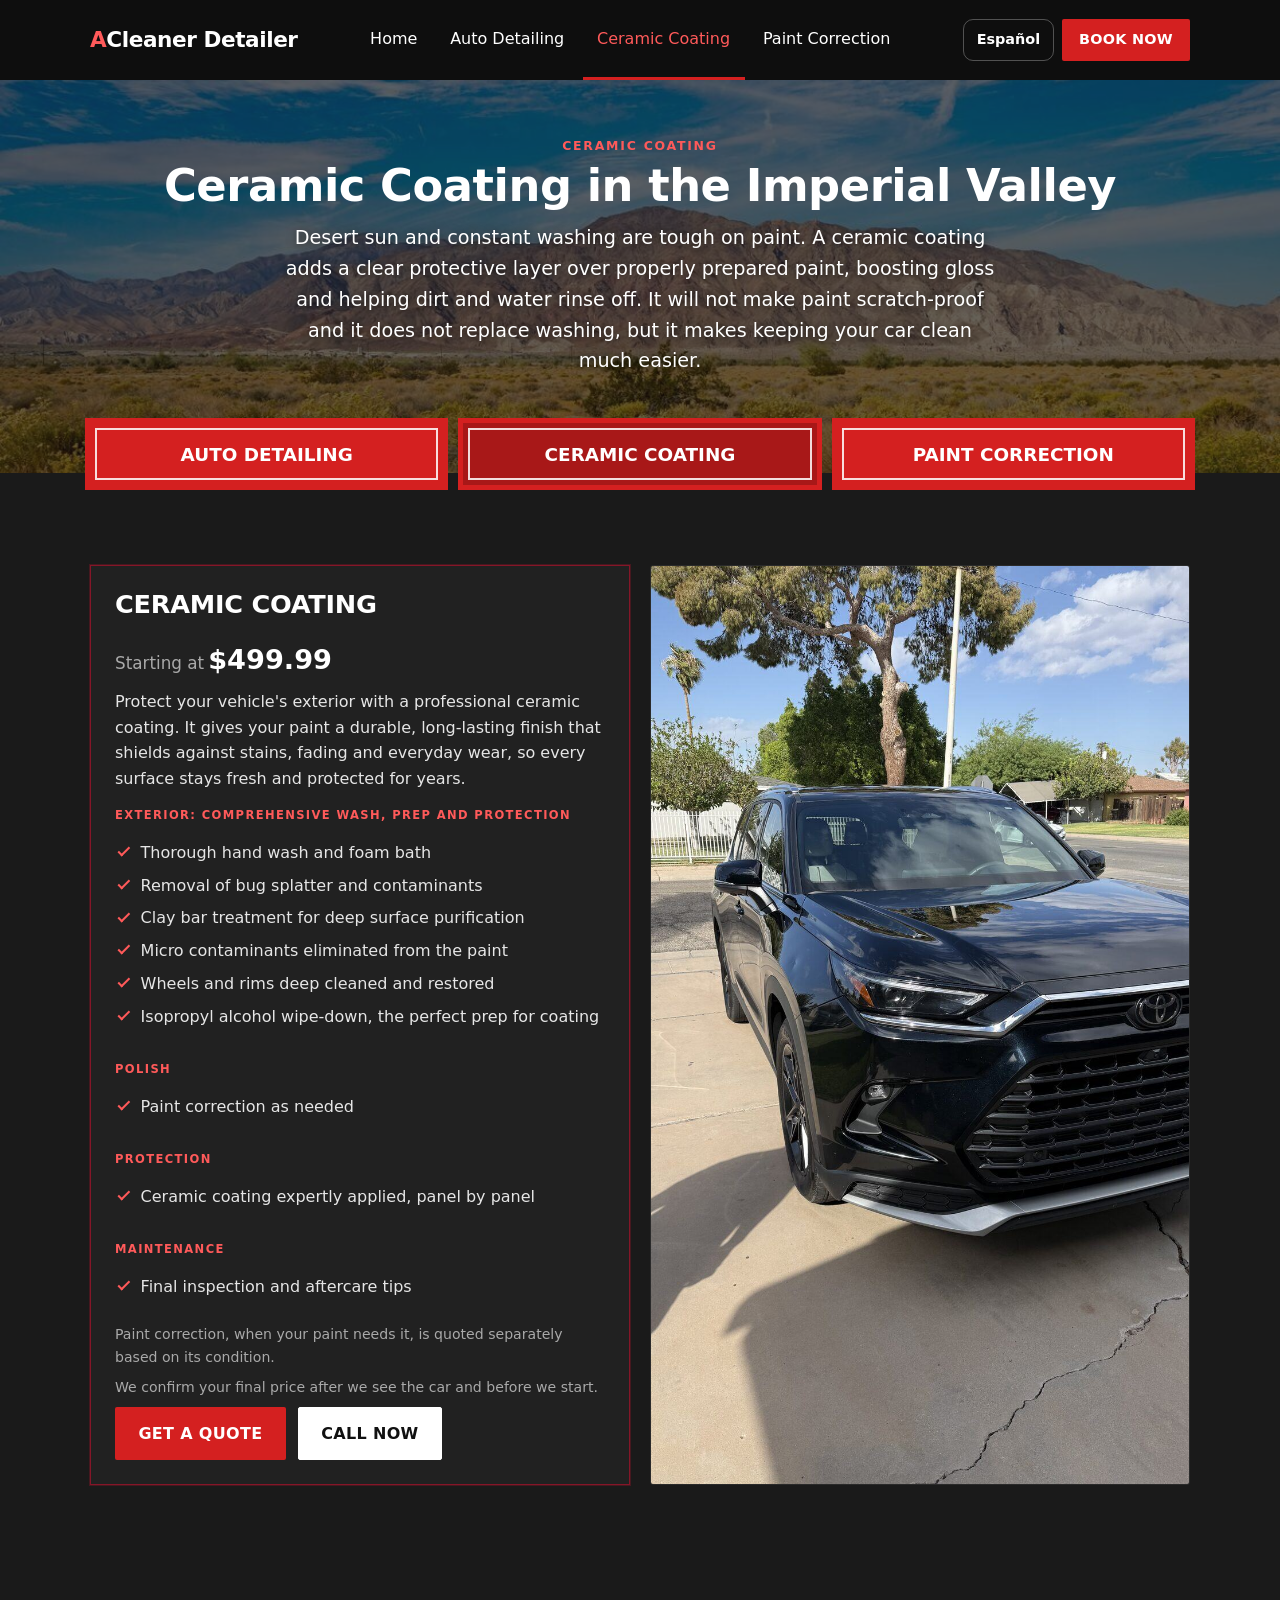
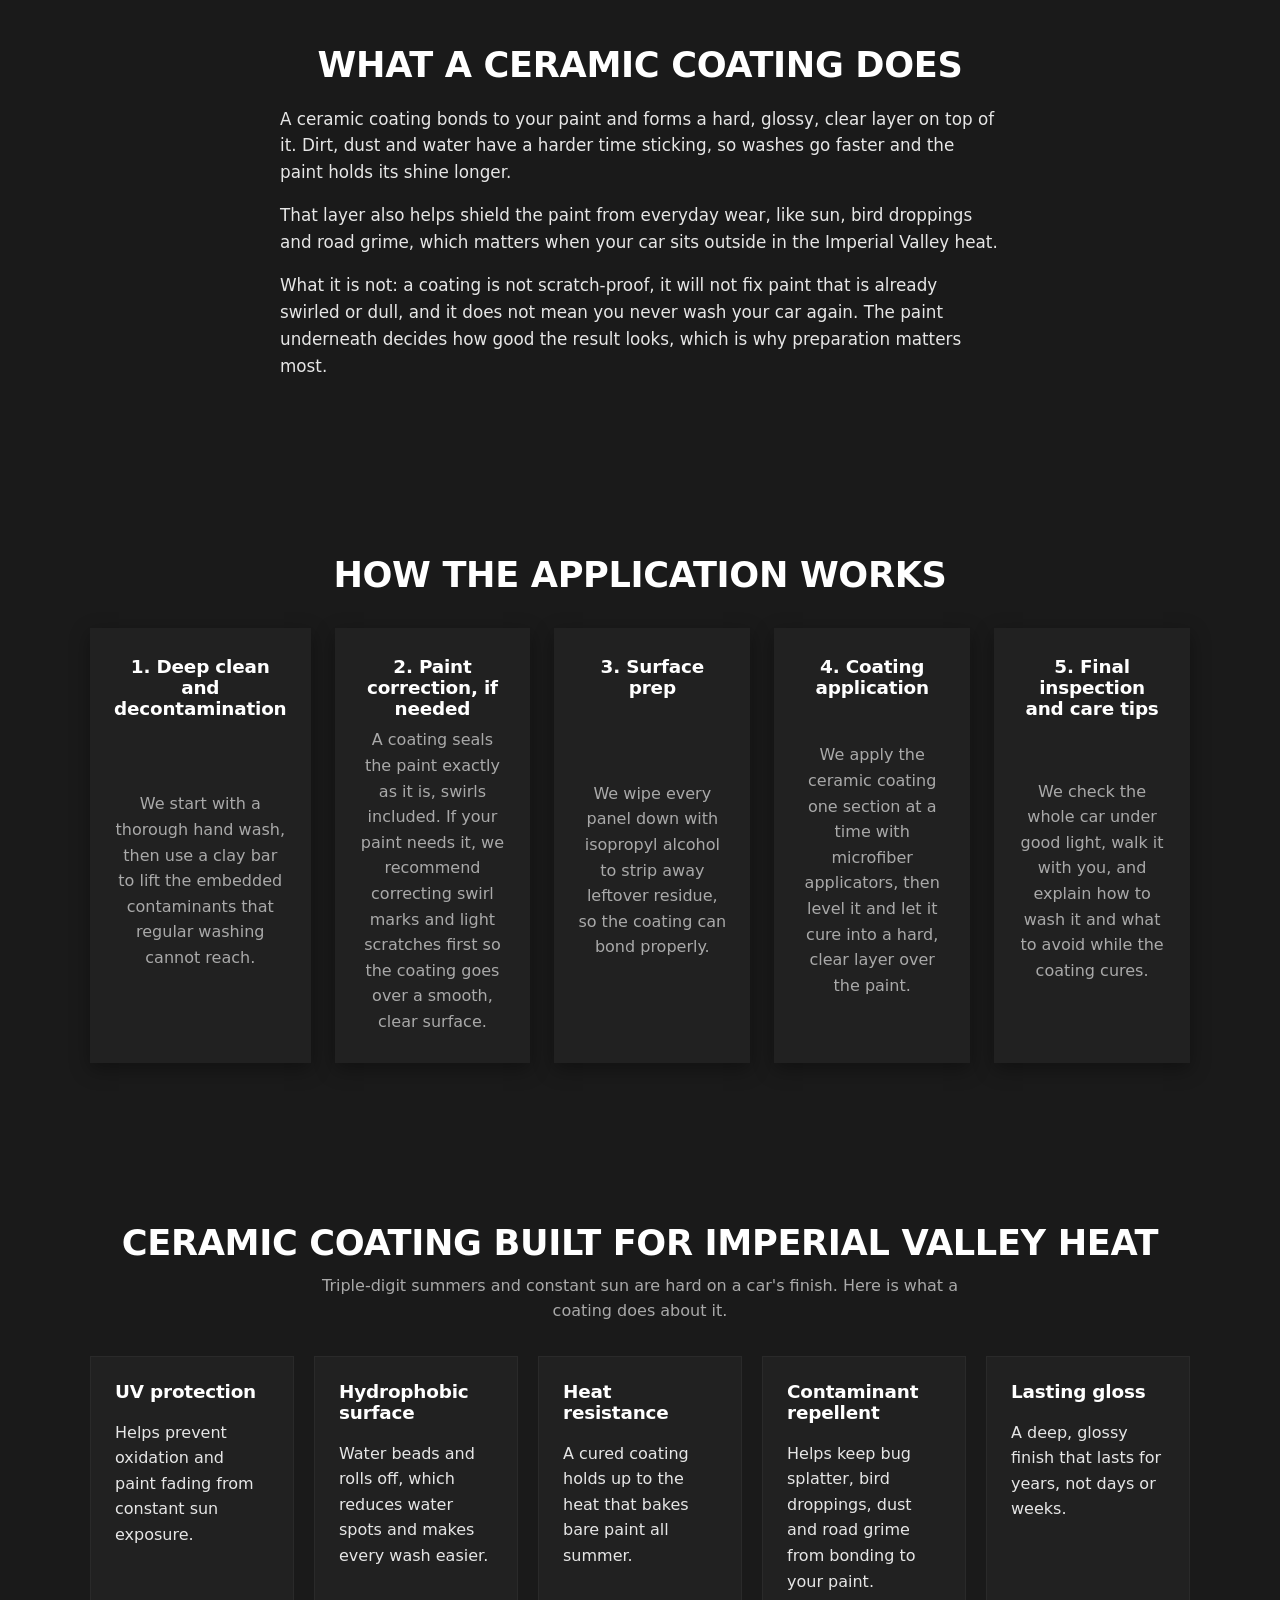
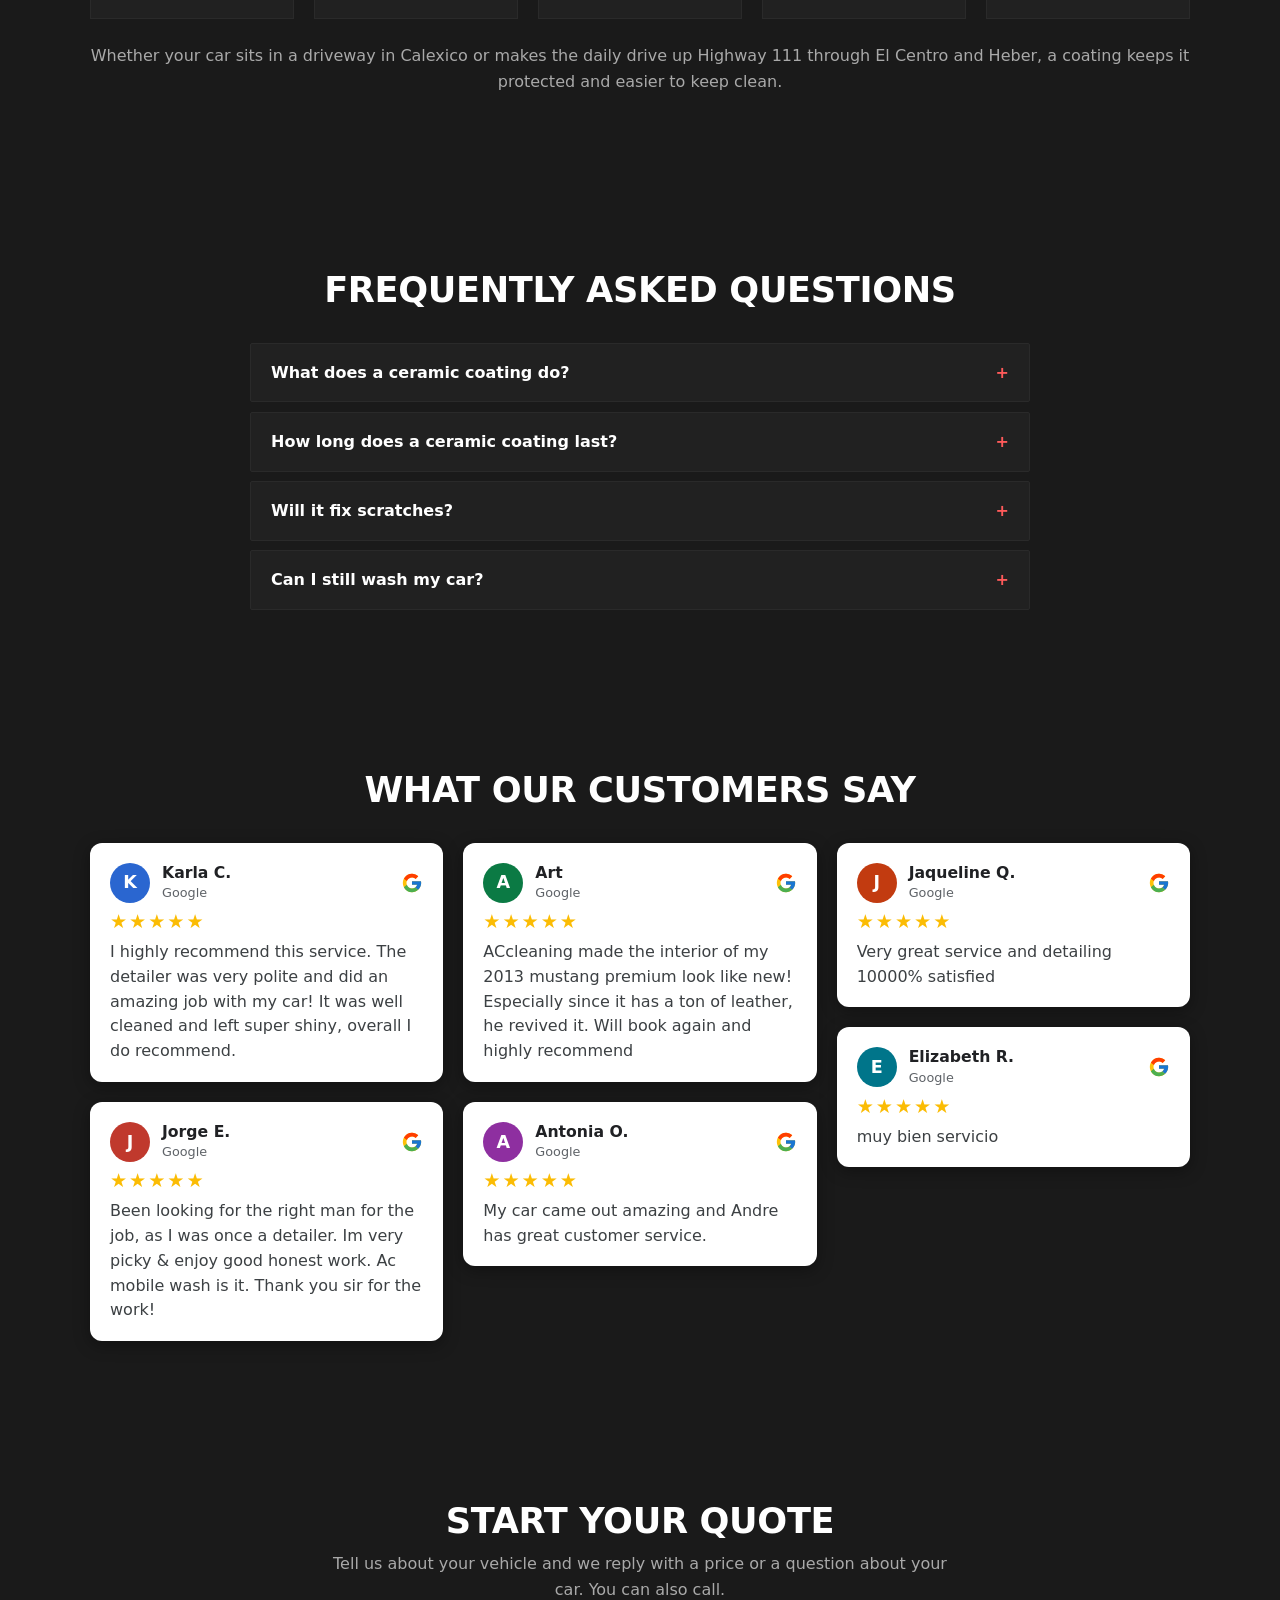
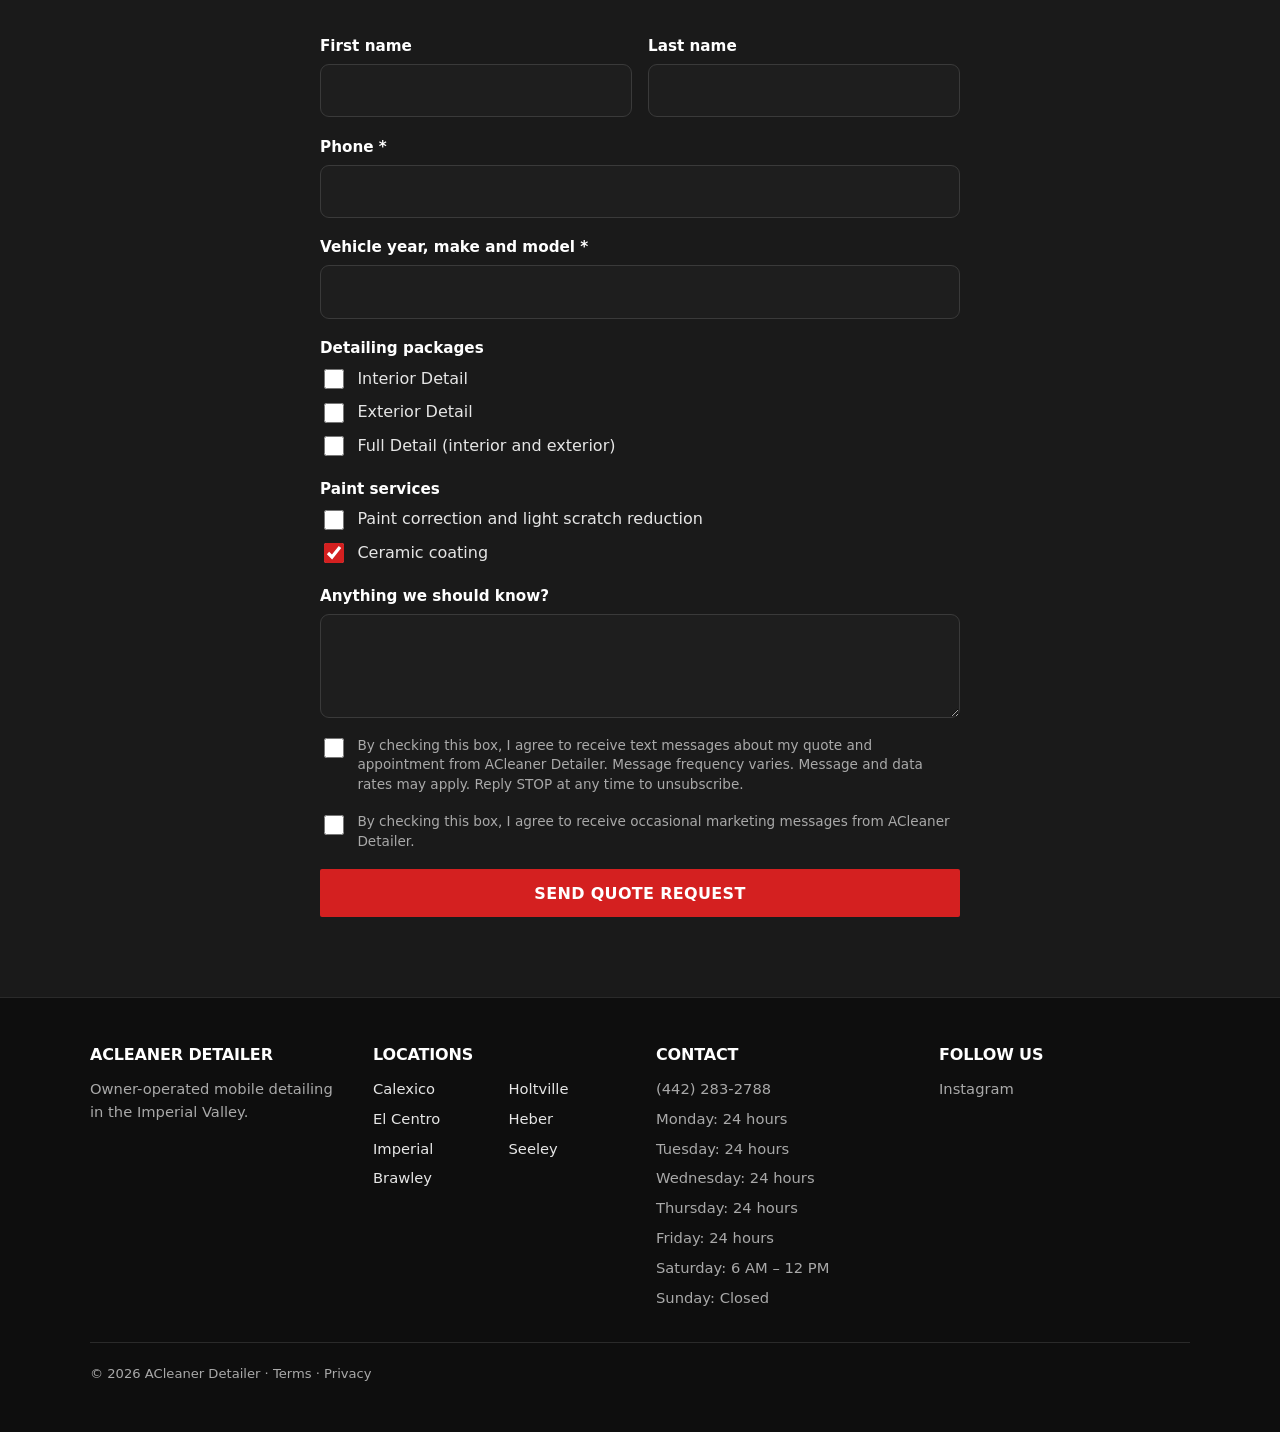
<file: ceramic-coating.html>
<!DOCTYPE html>
<html lang="en">
<head>
<meta charset="UTF-8">
<!-- Google Tag Manager -->
<script>(function(w,d,s,l,i){w[l]=w[l]||[];w[l].push({'gtm.start':
new Date().getTime(),event:'gtm.js'});var f=d.getElementsByTagName(s)[0],
j=d.createElement(s),dl=l!='dataLayer'?'&l='+l:'';j.async=true;j.src=
'https://www.googletagmanager.com/gtm.js?id='+i+dl;f.parentNode.insertBefore(j,f);
})(window,document,'script','dataLayer','GTM-KWBP2PGX');</script>
<!-- End Google Tag Manager -->
<meta name="viewport" content="width=device-width, initial-scale=1">
<title data-i18n="t_cer">Ceramic Coating in the Imperial Valley | ACleaner Detailer</title>
<meta name="description" content="Ceramic coating for cars and trucks in the Imperial Valley. Starting at $499.99. Get a quote or call.">
<link rel="canonical" href="https://acmobiledetailings.com/ceramic-coating.html">
<meta name="referrer" content="strict-origin-when-cross-origin">
<meta property="og:type" content="website">
<meta property="og:site_name" content="ACleaner Detailer">
<meta property="og:title" content="Ceramic Coating in the Imperial Valley | ACleaner Detailer">
<meta property="og:description" content="Ceramic coating for cars and trucks in the Imperial Valley. Starting at $499.99. Get a quote or call.">
<meta property="og:url" content="https://acmobiledetailings.com/ceramic-coating.html">
<meta property="og:image" content="https://acmobiledetailings.com/images/og-image.jpg">
<meta name="twitter:card" content="summary_large_image">
<link rel="icon" href="data:image/svg+xml,<svg xmlns=%22http://www.w3.org/2000/svg%22 viewBox=%220 0 100 100%22><rect width=%22100%22 height=%22100%22 rx=%2218%22 fill=%22%230A0A0A%22/><text x=%2250%22 y=%2272%22 font-size=%2270%22 font-family=%22Arial,sans-serif%22 font-weight=%22900%22 text-anchor=%22middle%22 fill=%22%23C8102E%22>A</text></svg>">
<link rel="stylesheet" href="css/site.css">
<link rel="stylesheet" href="css/v3.css">
</head>
<body>
<!-- Google Tag Manager (noscript) -->
<noscript><iframe src="https://www.googletagmanager.com/ns.html?id=GTM-KWBP2PGX"
height="0" width="0" style="display:none;visibility:hidden"></iframe></noscript>
<!-- End Google Tag Manager (noscript) -->
<a class="skip" href="#main" data-i18n="skip">Skip to content</a>
<header class="site-header">
  <div class="wrap header-row">
    <a class="logo" href="index.html"><span>A</span>Cleaner Detailer</a>
    <nav class="nav" aria-label="Main">
      <a href="index.html" data-i18n="nav_home">Home</a>
      <a href="auto-detailing.html" data-i18n="nav_auto">Auto Detailing</a>
      <a href="ceramic-coating.html" aria-current="page" data-i18n="nav_ceramic">Ceramic Coating</a>
      <a href="paint-correction.html" data-i18n="nav_paint">Paint Correction</a>
    </nav>
    <div class="header-actions">
      <button type="button" class="lang" id="langBtn" aria-label="Cambiar idioma / Change language">Español</button>
      <a class="btn btn-primary btn-sm" href="https://api.leadconnectorhq.com/widget/booking/BIzNii6qVbNRzqgizo45" target="_blank" rel="noopener" data-i18n="book">Book Now</a>
    </div>
  </div>
</header>

<main id="main">
  <section class="hero hero-sm">
    <img class="hero-img" src="images/IMG_1499.jpg" style="object-position:50% 55%" width="1222" height="580" alt="">
    <div class="wrap">
      <p class="eyebrow" data-i18n="nav_ceramic">Ceramic Coating</p>
      <h1 data-i18n="c_title">Ceramic Coating in the Imperial Valley</h1>
      <p class="lead" data-i18n="c_lead">Desert sun and constant washing are tough on paint. A ceramic coating adds a clear protective layer over properly prepared paint, boosting gloss and helping dirt and water rinse off. It will not make paint scratch-proof and it does not replace washing, but it makes keeping your car clean much easier.</p>
    </div>
  </section>

  <div class="wrap">
    <div class="tiles">
      <a class="tile" href="auto-detailing.html"><b data-i18n="nav_auto">Auto Detailing</b><span data-i18n="tile_auto_s">Inside and out</span></a>
      <a class="tile" href="ceramic-coating.html" aria-current="page"><b data-i18n="nav_ceramic">Ceramic Coating</b><span data-i18n="tile_cer_s">Gloss and paint protection</span></a>
      <a class="tile" href="paint-correction.html"><b data-i18n="nav_paint">Paint Correction</b><span data-i18n="tile_pc_s">Swirls and light scratches</span></a>
    </div>
  </div>

  <section class="section">
    <div class="wrap grid grid-2">
      <article class="card featured">
        <h2 style="font-size:1.6rem" data-i18n="c_card">Ceramic Coating</h2>
        <p class="price"><span data-i18n="starting">Starting at</span><strong>$499.99</strong></p>
        <p data-i18n="c_intro">Protect your vehicle's exterior with a professional ceramic coating. It gives your paint a durable, long-lasting finish that shields against stains, fading and everyday wear, so every surface stays fresh and protected for years.</p>
        <h3 class="tag" data-i18n="c_g1">Exterior: comprehensive wash, prep and protection</h3>
        <ul class="checks">
          <li data-i18n="c_i1">Thorough hand wash and foam bath</li>
          <li data-i18n="c_i2">Removal of bug splatter and contaminants</li>
          <li data-i18n="c_i3">Clay bar treatment for deep surface purification</li>
          <li data-i18n="c_i4">Micro contaminants eliminated from the paint</li>
          <li data-i18n="c_i4b">Wheels and rims deep cleaned and restored</li>
          <li data-i18n="c_i5">Isopropyl alcohol wipe-down, the perfect prep for coating</li>
        </ul>
        <h3 class="tag" data-i18n="c_g2">Polish</h3>
        <ul class="checks">
          <li data-i18n="c_i8">Paint correction as needed</li>
        </ul>
        <h3 class="tag" data-i18n="c_g3">Protection</h3>
        <ul class="checks">
          <li data-i18n="c_i6">Ceramic coating expertly applied, panel by panel</li>
        </ul>
        <h3 class="tag" data-i18n="c_g4">Maintenance</h3>
        <ul class="checks">
          <li data-i18n="c_i7">Final inspection and aftercare tips</li>
        </ul>
        <p class="muted small" data-i18n="c_note">Paint correction, when your paint needs it, is quoted separately based on its condition.</p>
        <p class="muted small" data-i18n="a_final">We confirm your final price after we see the car and before we start.</p>
        <div class="cta-row">
          <a class="btn btn-primary" href="#quote" data-i18n="getquote">Get a Quote</a>
          <a class="btn btn-ghost" href="tel:+14422832788" data-i18n="call">Call Now</a>
        </div>
      </article>
      <figure class="ph">
        <img src="images/IMG_1378.jpg" style="object-position:50% 45%" width="1500" height="2000" loading="lazy" alt="Glossy black SUV with a deep, clear finish parked in a home driveway">
      </figure>
    </div>
  </section>

  <section class="section alt">
    <div class="wrap prose">
      <h2 data-i18n="ci_title">What a Ceramic Coating Does</h2>
      <p data-i18n="ci_p1">A ceramic coating bonds to your paint and forms a hard, glossy, clear layer on top of it. Dirt, dust and water have a harder time sticking, so washes go faster and the paint holds its shine longer.</p>
      <p data-i18n="ci_p2">That layer also helps shield the paint from everyday wear, like sun, bird droppings and road grime, which matters when your car sits outside in the Imperial Valley heat.</p>
      <p data-i18n="ci_p3">What it is not: a coating is not scratch-proof, it will not fix paint that is already swirled or dull, and it does not mean you never wash your car again. The paint underneath decides how good the result looks, which is why preparation matters most.</p>
    </div>
  </section>

  <section class="section">
    <div class="wrap">
      <div class="section-head"><h2 data-i18n="c_proc">How the Application Works</h2></div>
      <ol class="steps five">
        <li><h3 data-i18n="cp1_t">1. Deep clean and decontamination</h3><p data-i18n="cp1_p">We start with a thorough hand wash, then use a clay bar to lift the embedded contaminants that regular washing cannot reach.</p></li>
        <li><h3 data-i18n="cp2_t">2. Paint correction, if needed</h3><p data-i18n="cp2_p">A coating seals the paint exactly as it is, swirls included. If your paint needs it, we recommend correcting swirl marks and light scratches first so the coating goes over a smooth, clear surface.</p></li>
        <li><h3 data-i18n="cp3_t">3. Surface prep</h3><p data-i18n="cp3_p">We wipe every panel down with isopropyl alcohol to strip away leftover residue, so the coating can bond properly.</p></li>
        <li><h3 data-i18n="cp4_t">4. Coating application</h3><p data-i18n="cp4_p">We apply the ceramic coating one section at a time with microfiber applicators, then level it and let it cure into a hard, clear layer over the paint.</p></li>
        <li><h3 data-i18n="cp5_t">5. Final inspection and care tips</h3><p data-i18n="cp5_p">We check the whole car under good light, walk it with you, and explain how to wash it and what to avoid while the coating cures.</p></li>
      </ol>
    </div>
  </section>

  <section class="section alt">
    <div class="wrap">
      <div class="section-head">
        <h2 data-i18n="cb_title">Ceramic Coating Built for Imperial Valley Heat</h2>
        <p class="muted" data-i18n="cb_lead">Triple-digit summers and constant sun are hard on a car's finish. Here is what a coating does about it.</p>
      </div>
      <div class="benefits">
        <article class="card"><h3 data-i18n="cb1_t">UV protection</h3><p data-i18n="cb1_p">Helps prevent oxidation and paint fading from constant sun exposure.</p></article>
        <article class="card"><h3 data-i18n="cb2_t">Hydrophobic surface</h3><p data-i18n="cb2_p">Water beads and rolls off, which reduces water spots and makes every wash easier.</p></article>
        <article class="card"><h3 data-i18n="cb3_t">Heat resistance</h3><p data-i18n="cb3_p">A cured coating holds up to the heat that bakes bare paint all summer.</p></article>
        <article class="card"><h3 data-i18n="cb4_t">Contaminant repellent</h3><p data-i18n="cb4_p">Helps keep bug splatter, bird droppings, dust and road grime from bonding to your paint.</p></article>
        <article class="card"><h3 data-i18n="cb5_t">Lasting gloss</h3><p data-i18n="cb5_p">A deep, glossy finish that lasts for years, not days or weeks.</p></article>
      </div>
      <p class="muted" style="margin-top:1.5rem;text-align:center" data-i18n="cb_close">Whether your car sits in a driveway in Calexico or makes the daily drive up Highway 111 through El Centro and Heber, a coating keeps it protected and easier to keep clean.</p>
    </div>
  </section>

  <section class="section alt">
    <div class="wrap">
      <div class="section-head"><h2 data-i18n="faq_title">Frequently Asked Questions</h2></div>
      <div class="faq">
        <details><summary data-i18n="cq1">What does a ceramic coating do?</summary><div data-i18n="ca1">It adds a clear protective layer on top of the paint. The surface becomes glossier and slicker, so dirt and water rinse off more easily.</div></details>
        <details><summary data-i18n="cq2">How long does a ceramic coating last?</summary><div data-i18n="ca2">Several years is common, depending on the product, how the car is cared for and the conditions it lives in.</div></details>
        <details><summary data-i18n="cq3">Will it fix scratches?</summary><div data-i18n="ca3">No. A coating seals in the paint exactly as it is, including swirls and scratches. If your paint needs it, we recommend paint correction first, so the coating goes over the best finish possible.</div></details>
        <details><summary data-i18n="cq4">Can I still wash my car?</summary><div data-i18n="ca4">Yes, and you should. Regular washing keeps a coating working well. We show you how to wash it safely when we hand the car back.</div></details>
      </div>
    </div>
  </section>

  <!-- Reviews are filled from js/reviews.js. Hidden until real reviews are added there. -->
  <section class="section" id="reviews">
    <div class="wrap">
      <div class="section-head"><h2 data-i18n="rv_title">What Our Customers Say</h2></div>
      <div class="reviews">
        <blockquote><div class="rv-head"><span class="rv-av" style="background:#2A66D0">K</span><div class="rv-who"><strong>Karla C.</strong><small>Google</small></div><span class="rv-g" aria-hidden="true"></span></div><div class="rv-stars" role="img" aria-label="5 out of 5 stars">★★★★★</div><p>I highly recommend this service. The detailer was very polite and did an amazing job with my car! It was well cleaned and left super shiny, overall I do recommend.</p></blockquote>
        <blockquote><div class="rv-head"><span class="rv-av" style="background:#C0392D">J</span><div class="rv-who"><strong>Jorge E.</strong><small>Google</small></div><span class="rv-g" aria-hidden="true"></span></div><div class="rv-stars" role="img" aria-label="5 out of 5 stars">★★★★★</div><p>Been looking for the right man for the job, as I was once a detailer. Im very picky &amp; enjoy good honest work. Ac mobile wash is it. Thank you sir for the work!</p></blockquote>
        <blockquote><div class="rv-head"><span class="rv-av" style="background:#0B7A44">A</span><div class="rv-who"><strong>Art</strong><small>Google</small></div><span class="rv-g" aria-hidden="true"></span></div><div class="rv-stars" role="img" aria-label="5 out of 5 stars">★★★★★</div><p>ACcleaning made the interior of my 2013 mustang premium look like new! Especially since it has a ton of leather, he revived it. Will book again and highly recommend</p></blockquote>
        <blockquote><div class="rv-head"><span class="rv-av" style="background:#8E2FA0">A</span><div class="rv-who"><strong>Antonia O.</strong><small>Google</small></div><span class="rv-g" aria-hidden="true"></span></div><div class="rv-stars" role="img" aria-label="5 out of 5 stars">★★★★★</div><p>My car came out amazing and Andre has great customer service.</p></blockquote>
        <blockquote><div class="rv-head"><span class="rv-av" style="background:#C23B10">J</span><div class="rv-who"><strong>Jaqueline Q.</strong><small>Google</small></div><span class="rv-g" aria-hidden="true"></span></div><div class="rv-stars" role="img" aria-label="5 out of 5 stars">★★★★★</div><p>Very great service and detailing 10000% satisfied</p></blockquote>
        <blockquote lang="es"><div class="rv-head"><span class="rv-av" style="background:#00758A">E</span><div class="rv-who"><strong>Elizabeth R.</strong><small>Google</small></div><span class="rv-g" aria-hidden="true"></span></div><div class="rv-stars" role="img" aria-label="5 out of 5 stars">★★★★★</div><p>muy bien servicio</p></blockquote>
      </div>
    </div>
  </section>

  <section class="section alt" id="quote">
    <div class="wrap">
      <div class="section-head">
        <p class="eyebrow" data-i18n="getquote">Get a Quote</p>
        <h2 data-i18n="q_title">Start Your Quote</h2>
        <p class="muted" data-i18n="q_note">Tell us about your vehicle and we reply with a price or a question about your car. You can also call.</p>
      </div>
      <form class="form quote-form" action="https://formspree.io/f/mdabzapk" method="POST">
        <input type="hidden" name="_next" value="https://acmobiledetailings.com/thank-you.html">
        <input type="text" name="_gotcha" tabindex="-1" autocomplete="off" aria-hidden="true" style="position:absolute;left:-9999px;width:1px;height:1px;opacity:0">
        <input type="hidden" name="service" value="Ceramic Coating">
        <div class="row2">
          <div class="field"><label for="first" data-i18n="q_first">First name</label><input id="first" name="first_name" type="text" autocomplete="given-name" required></div>
          <div class="field"><label for="last" data-i18n="q_last">Last name</label><input id="last" name="last_name" type="text" autocomplete="family-name"></div>
        </div>
        <div class="field"><label for="phone" data-i18n="q_phone">Phone *</label><input id="phone" name="phone" type="tel" autocomplete="tel" inputmode="tel" required></div>
        <div class="field"><label for="vehicle" data-i18n="q_vehicle">Vehicle year, make and model *</label><input id="vehicle" name="vehicle" type="text" required></div>
        <fieldset class="opts">
          <legend data-i18n="q_pk">Detailing packages</legend>
          <label><input type="checkbox" name="services" value="Interior Detail"><span data-i18n="o_int">Interior Detail</span></label>
          <label><input type="checkbox" name="services" value="Exterior Detail"><span data-i18n="o_extd">Exterior Detail</span></label>
          <label><input type="checkbox" name="services" value="Full Detail"><span data-i18n="o_full">Full Detail (interior and exterior)</span></label>
        </fieldset>
        <fieldset class="opts">
          <legend data-i18n="q_pr">Paint services</legend>
          <label><input type="checkbox" name="services" value="Paint correction"><span data-i18n="o_paint">Paint correction and light scratch reduction</span></label>
          <label><input type="checkbox" name="services" value="Ceramic coating" checked><span data-i18n="o_ceramic">Ceramic coating</span></label>
        </fieldset>
        <div class="field"><label for="message" data-i18n="q_msg">Anything we should know?</label><textarea id="message" name="message" rows="3"></textarea></div>
        <label class="consent"><input type="checkbox" name="sms_consent" value="yes"><span data-i18n="q_sms">By checking this box, I agree to receive text messages about my quote and appointment from ACleaner Detailer. Message frequency varies. Message and data rates may apply. Reply STOP at any time to unsubscribe.</span></label>
        <label class="consent"><input type="checkbox" name="marketing_consent" value="yes"><span data-i18n="q_mkt">By checking this box, I agree to receive occasional marketing messages from ACleaner Detailer.</span></label>
        <button class="btn btn-primary" type="submit" data-i18n="q_send">Send quote request</button>
      </form>
    </div>
  </section>
</main>

<footer class="site-footer">
  <div class="wrap">
    <div class="footer-grid">
      <div>
        <h2>ACleaner Detailer</h2>
        <p class="muted" data-i18n="f_tag">Owner-operated mobile detailing in the Imperial Valley.</p>
      </div>
      <div>
        <h2 data-i18n="f_loc">Locations</h2>
        <ul class="cols"><li>Calexico</li><li>El Centro</li><li>Imperial</li><li>Brawley</li><li>Holtville</li><li>Heber</li><li>Seeley</li></ul>
      </div>
      <div>
        <h2 data-i18n="f_contact">Contact</h2>
        <ul>
          <li><a href="tel:+14422832788">(442) 283-2788</a></li>
          <li class="muted" data-i18n="h_mon">Monday: 24 hours</li>
          <li class="muted" data-i18n="h_tue">Tuesday: 24 hours</li>
          <li class="muted" data-i18n="h_wed">Wednesday: 24 hours</li>
          <li class="muted" data-i18n="h_thu">Thursday: 24 hours</li>
          <li class="muted" data-i18n="h_fri">Friday: 24 hours</li>
          <li class="muted" data-i18n="h_sat">Saturday: 6 AM – 12 PM</li>
          <li class="muted" data-i18n="h_sun">Sunday: Closed</li>
        </ul>
      </div>
      <div>
        <h2 data-i18n="f_follow">Follow us</h2>
        <ul class="footer-social">
          <li><a href="https://www.instagram.com/acleanerdetailer/" rel="noopener">Instagram</a></li>
        </ul>
      </div>
    </div>
    <p class="copy">© 2026 ACleaner Detailer ·
      <a href="terms.html" data-i18n="f_terms">Terms</a> ·
      <a href="privacy.html" data-i18n="f_privacy">Privacy</a></p>
  </div>
</footer>

<script defer src="js/i18n.js"></script>
<!-- GHL chat widget (AI agent) -->
<!-- Hidden until the new GHL chat widget is set up. Old account's widget:
<script defer src="https://widgets.leadconnectorhq.com/loader.js"
  data-resources-url="https://widgets.leadconnectorhq.com/chat-widget/loader.js"
  data-widget-id="6aee28785fefb84499660c86"></script>
-->
</body>
</html>
</file>
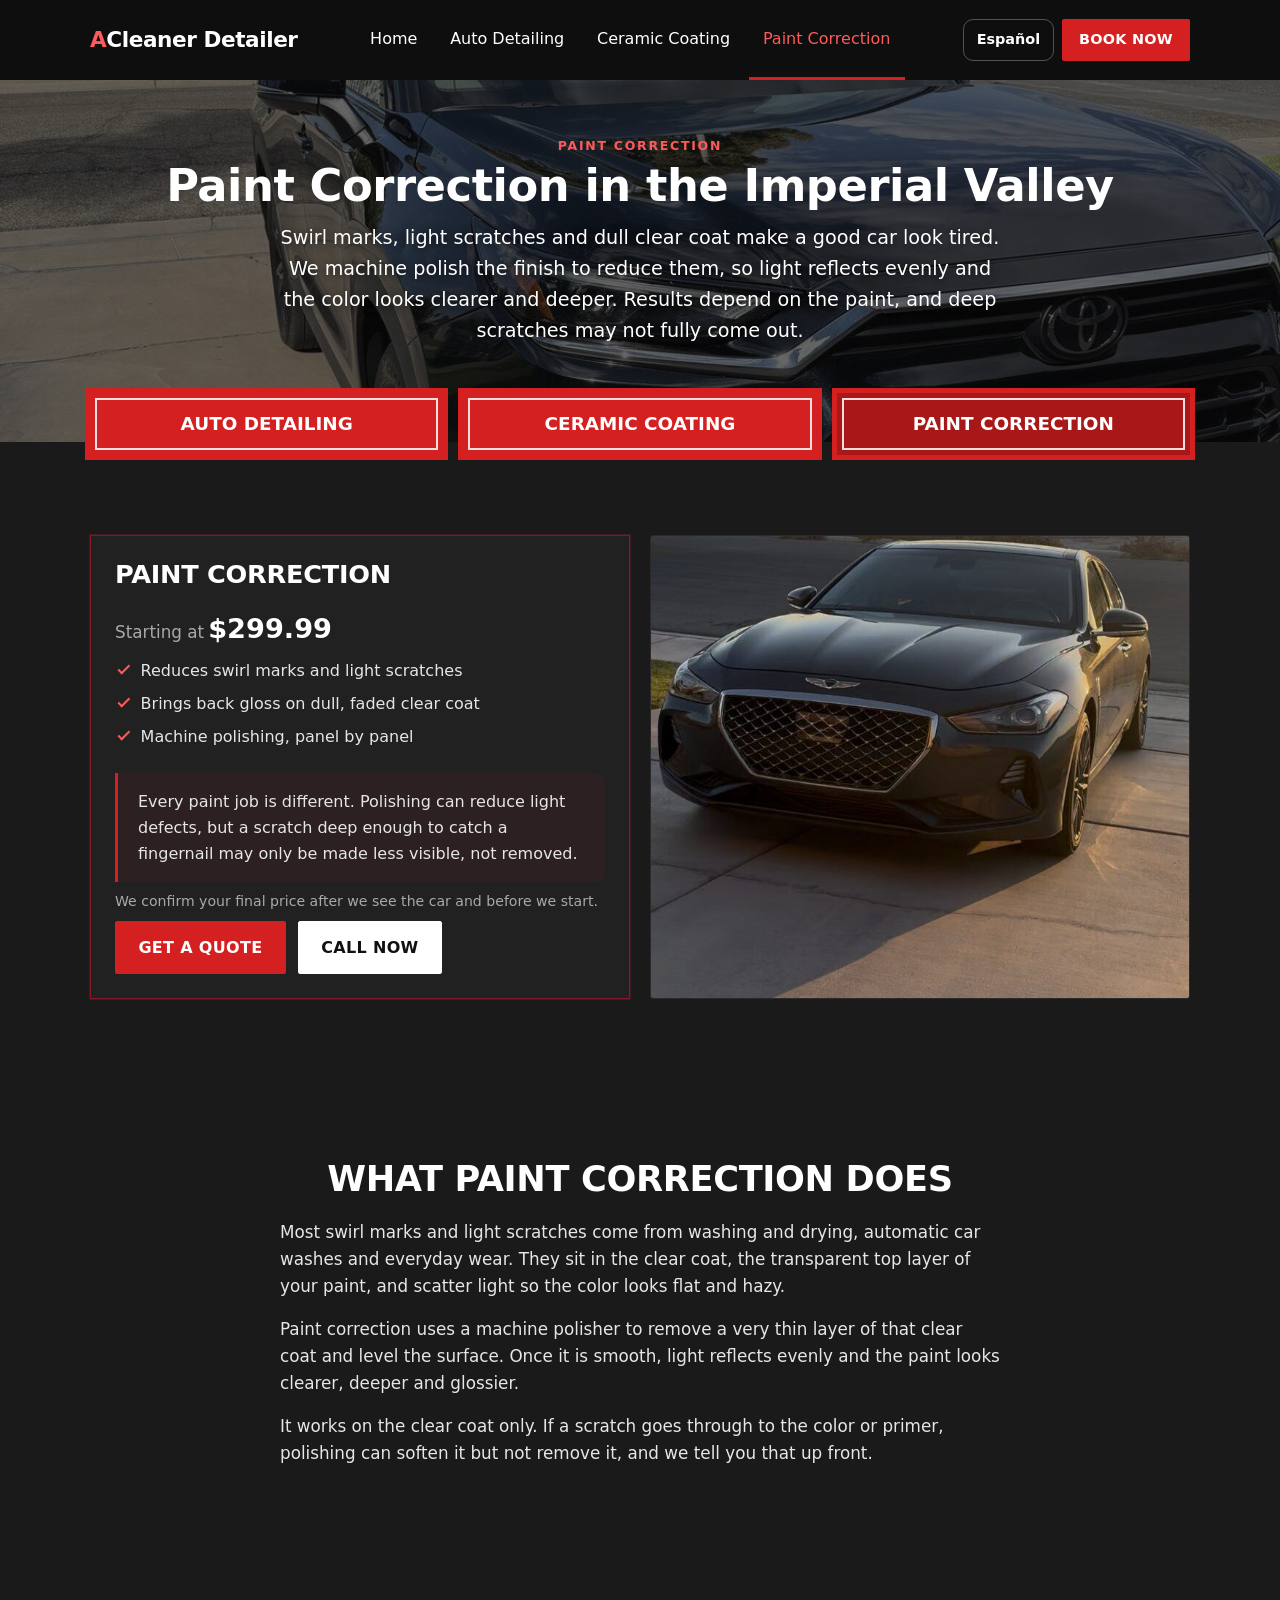
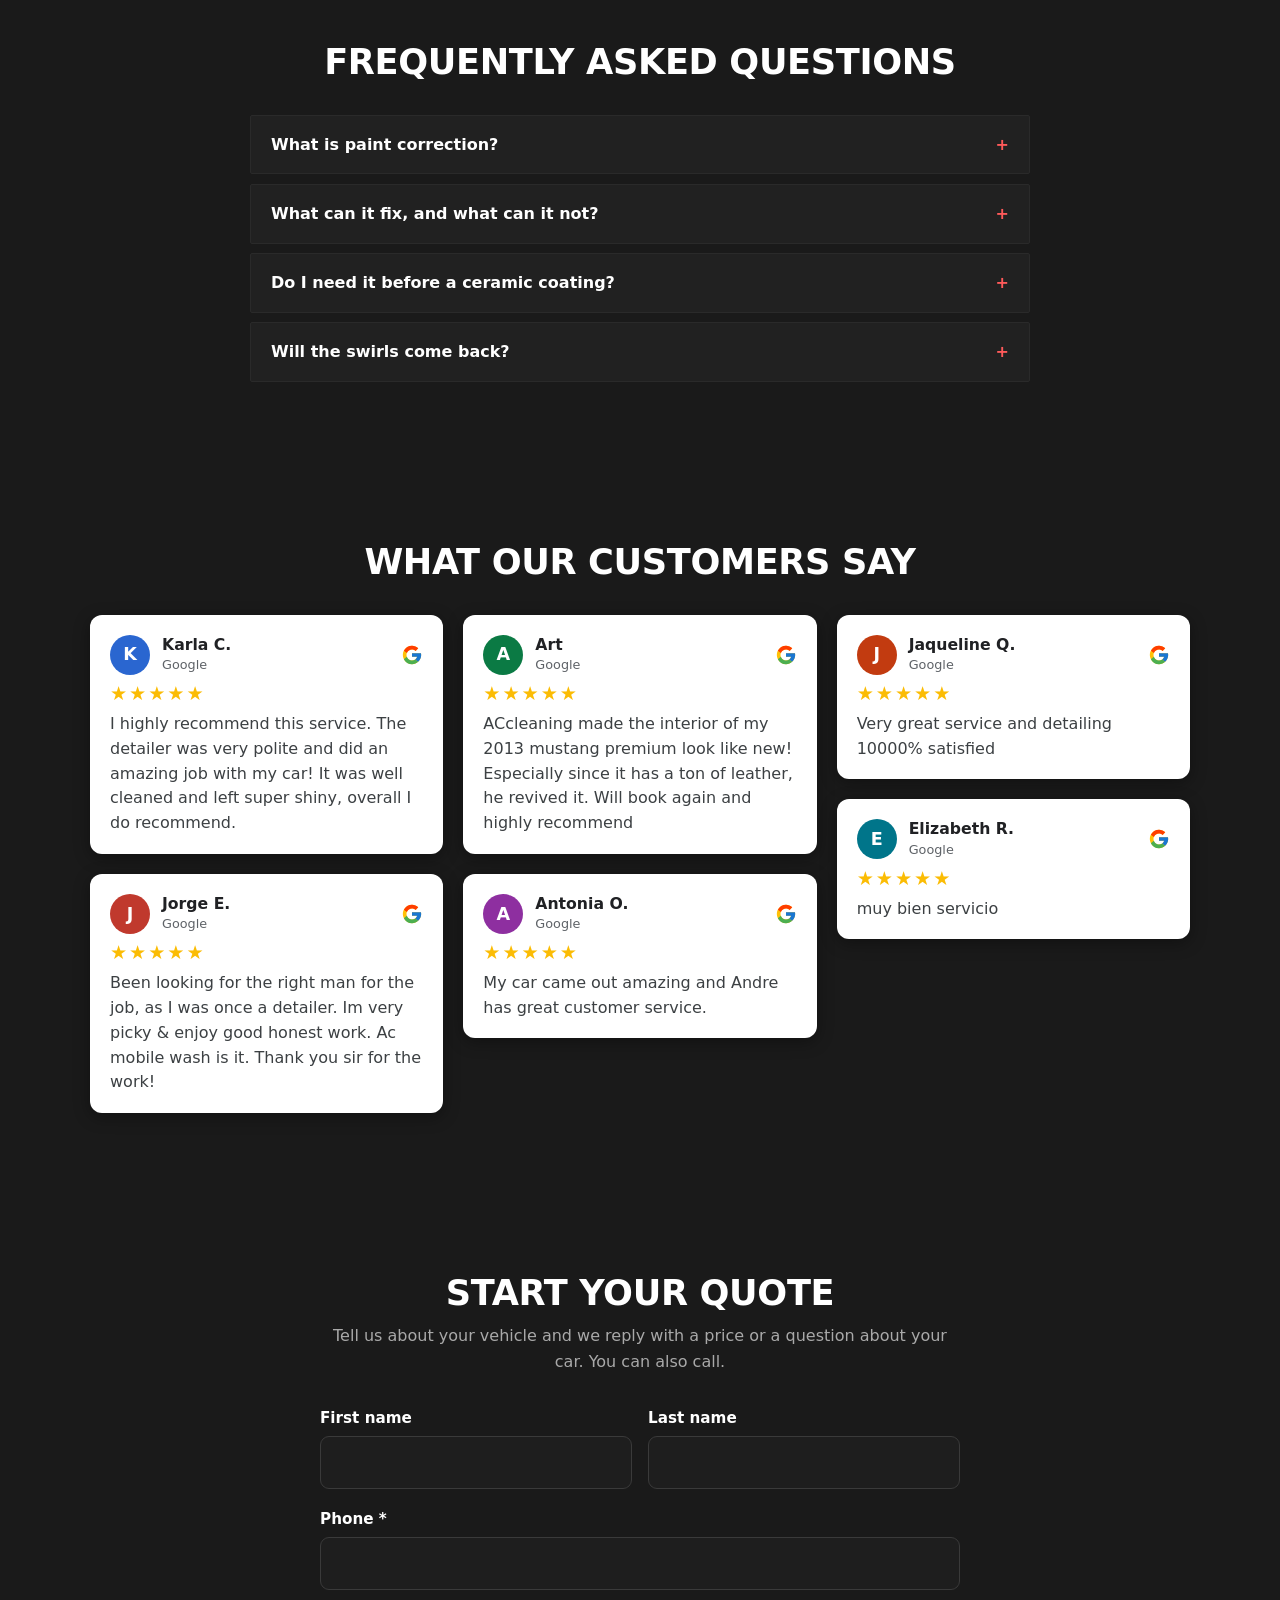
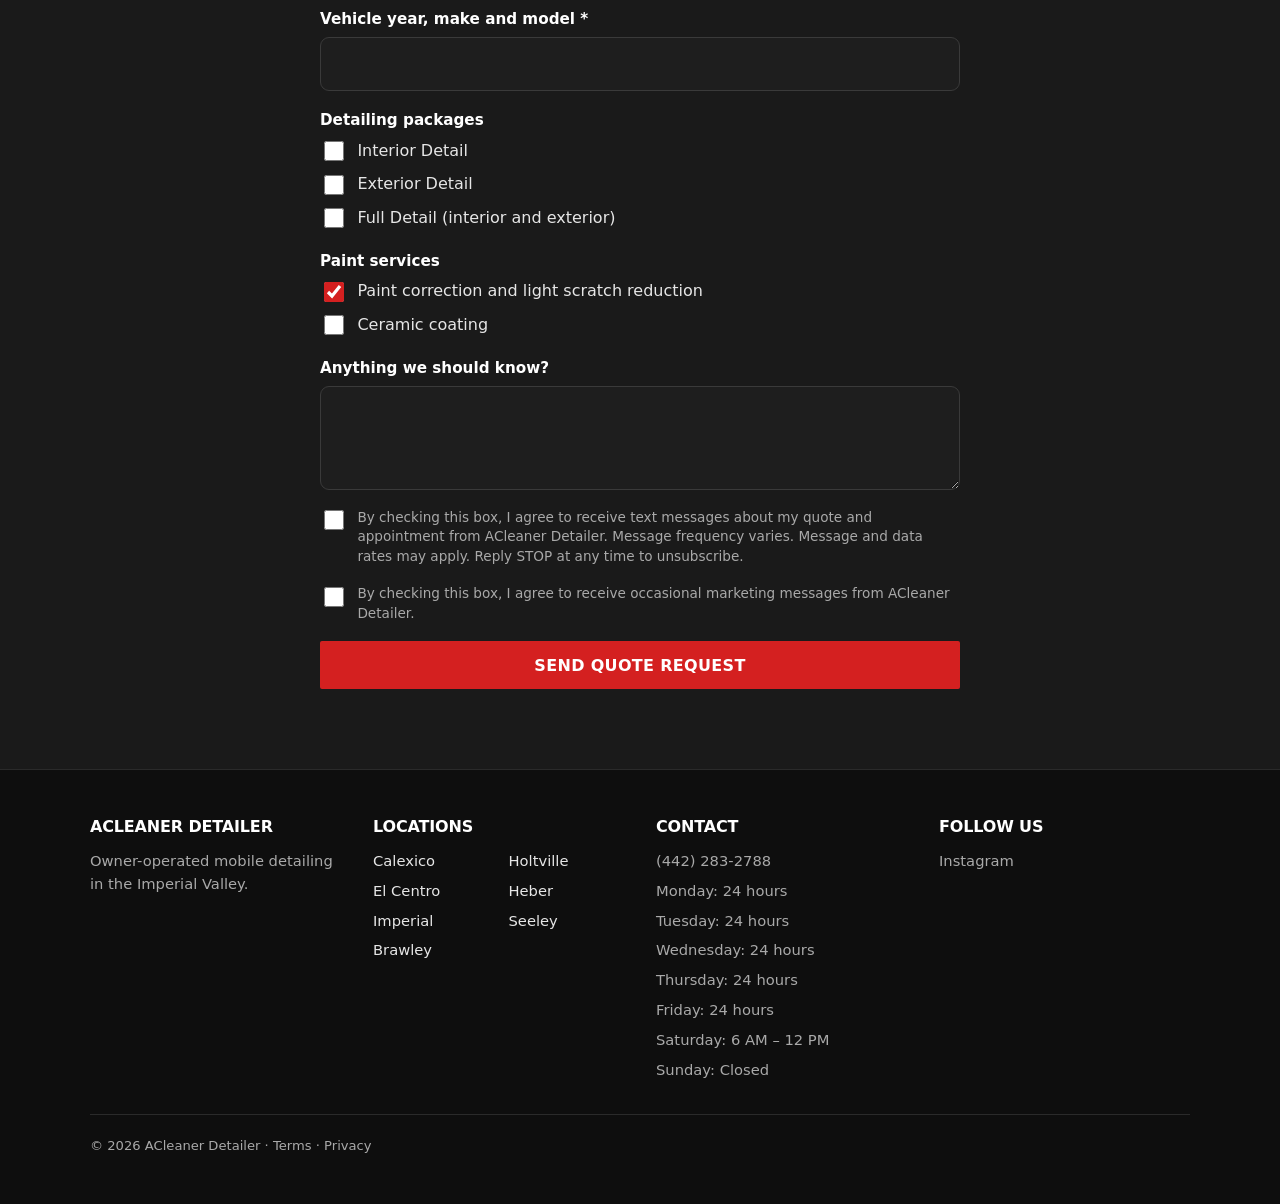
<file: paint-correction.html>
<!DOCTYPE html>
<html lang="en">
<head>
<meta charset="UTF-8">
<!-- Google Tag Manager -->
<script>(function(w,d,s,l,i){w[l]=w[l]||[];w[l].push({'gtm.start':
new Date().getTime(),event:'gtm.js'});var f=d.getElementsByTagName(s)[0],
j=d.createElement(s),dl=l!='dataLayer'?'&l='+l:'';j.async=true;j.src=
'https://www.googletagmanager.com/gtm.js?id='+i+dl;f.parentNode.insertBefore(j,f);
})(window,document,'script','dataLayer','GTM-KWBP2PGX');</script>
<!-- End Google Tag Manager -->
<meta name="viewport" content="width=device-width, initial-scale=1">
<title data-i18n="t_pc">Paint Correction in the Imperial Valley | ACleaner Detailer</title>
<meta name="description" content="Paint correction for swirls, light scratches and faded clear coat in the Imperial Valley. Starting at $299.99. Get a quote or call.">
<link rel="canonical" href="https://acmobiledetailings.com/paint-correction.html">
<meta name="referrer" content="strict-origin-when-cross-origin">
<meta property="og:type" content="website">
<meta property="og:site_name" content="ACleaner Detailer">
<meta property="og:title" content="Paint Correction in the Imperial Valley | ACleaner Detailer">
<meta property="og:description" content="Paint correction for swirls, light scratches and faded clear coat in the Imperial Valley. Starting at $299.99. Get a quote or call.">
<meta property="og:url" content="https://acmobiledetailings.com/paint-correction.html">
<meta property="og:image" content="https://acmobiledetailings.com/images/og-image.jpg">
<meta name="twitter:card" content="summary_large_image">
<link rel="icon" href="data:image/svg+xml,<svg xmlns=%22http://www.w3.org/2000/svg%22 viewBox=%220 0 100 100%22><rect width=%22100%22 height=%22100%22 rx=%2218%22 fill=%22%230A0A0A%22/><text x=%2250%22 y=%2272%22 font-size=%2270%22 font-family=%22Arial,sans-serif%22 font-weight=%22900%22 text-anchor=%22middle%22 fill=%22%23C8102E%22>A</text></svg>">
<link rel="stylesheet" href="css/site.css">
<link rel="stylesheet" href="css/v3.css">
</head>
<body>
<!-- Google Tag Manager (noscript) -->
<noscript><iframe src="https://www.googletagmanager.com/ns.html?id=GTM-KWBP2PGX"
height="0" width="0" style="display:none;visibility:hidden"></iframe></noscript>
<!-- End Google Tag Manager (noscript) -->
<a class="skip" href="#main" data-i18n="skip">Skip to content</a>
<header class="site-header">
  <div class="wrap header-row">
    <a class="logo" href="index.html"><span>A</span>Cleaner Detailer</a>
    <nav class="nav" aria-label="Main">
      <a href="index.html" data-i18n="nav_home">Home</a>
      <a href="auto-detailing.html" data-i18n="nav_auto">Auto Detailing</a>
      <a href="ceramic-coating.html" data-i18n="nav_ceramic">Ceramic Coating</a>
      <a href="paint-correction.html" aria-current="page" data-i18n="nav_paint">Paint Correction</a>
    </nav>
    <div class="header-actions">
      <button type="button" class="lang" id="langBtn" aria-label="Cambiar idioma / Change language">Español</button>
      <a class="btn btn-primary btn-sm" href="https://api.leadconnectorhq.com/widget/booking/BIzNii6qVbNRzqgizo45" target="_blank" rel="noopener" data-i18n="book">Book Now</a>
    </div>
  </div>
</header>

<main id="main">
  <section class="hero hero-sm">
    <img class="hero-img" src="images/IMG_1378.jpg" style="object-position:50% 43%" width="1500" height="2000" alt="">
    <div class="wrap">
      <p class="eyebrow" data-i18n="nav_paint">Paint Correction</p>
      <h1 data-i18n="p_h1">Paint Correction in the Imperial Valley</h1>
      <p class="lead" data-i18n="pc_lead">Swirl marks, light scratches and dull clear coat make a good car look tired. We machine polish the finish to reduce them, so light reflects evenly and the color looks clearer and deeper. Results depend on the paint, and deep scratches may not fully come out.</p>
    </div>
  </section>

  <div class="wrap">
    <div class="tiles">
      <a class="tile" href="auto-detailing.html"><b data-i18n="nav_auto">Auto Detailing</b><span data-i18n="tile_auto_s">Inside and out</span></a>
      <a class="tile" href="ceramic-coating.html"><b data-i18n="nav_ceramic">Ceramic Coating</b><span data-i18n="tile_cer_s">Gloss and paint protection</span></a>
      <a class="tile" href="paint-correction.html" aria-current="page"><b data-i18n="nav_paint">Paint Correction</b><span data-i18n="tile_pc_s">Swirls and light scratches</span></a>
    </div>
  </div>

  <section class="section">
    <div class="wrap grid grid-2">
      <article class="card featured">
        <h2 style="font-size:1.6rem" data-i18n="nav_paint">Paint Correction</h2>
        <p class="price"><span data-i18n="starting">Starting at</span><strong>$299.99</strong></p>
        <ul class="checks">
          <li data-i18n="pc_i1">Reduces swirl marks and light scratches</li>
          <li data-i18n="pc_i2">Brings back gloss on dull, faded clear coat</li>
          <li data-i18n="pc_i3">Machine polishing, panel by panel</li>
        </ul>
        <p class="note" data-i18n="pc_note">Every paint job is different. Polishing can reduce light defects, but a scratch deep enough to catch a fingernail may only be made less visible, not removed.</p>
        <p class="muted small" data-i18n="a_final">We confirm your final price after we see the car and before we start.</p>
        <div class="cta-row">
          <a class="btn btn-primary" href="#quote" data-i18n="getquote">Get a Quote</a>
          <a class="btn btn-ghost" href="tel:+14422832788" data-i18n="call">Call Now</a>
        </div>
      </article>
      <figure class="ph">
        <img src="images/IMG_0427.jpg" style="object-position:50% 62%" width="1206" height="2622" loading="lazy" alt="Dark sedan with a clear, deep finish parked in a driveway at sunset">
      </figure>
    </div>
  </section>

  <section class="section alt">
    <div class="wrap prose">
      <h2 data-i18n="pi_title">What Paint Correction Does</h2>
      <p data-i18n="pi_p1">Most swirl marks and light scratches come from washing and drying, automatic car washes and everyday wear. They sit in the clear coat, the transparent top layer of your paint, and scatter light so the color looks flat and hazy.</p>
      <p data-i18n="pi_p2">Paint correction uses a machine polisher to remove a very thin layer of that clear coat and level the surface. Once it is smooth, light reflects evenly and the paint looks clearer, deeper and glossier.</p>
      <p data-i18n="pi_p3">It works on the clear coat only. If a scratch goes through to the color or primer, polishing can soften it but not remove it, and we tell you that up front.</p>
    </div>
  </section>

  <section class="section alt">
    <div class="wrap">
      <div class="section-head"><h2 data-i18n="faq_title">Frequently Asked Questions</h2></div>
      <div class="faq">
        <details><summary data-i18n="pq1">What is paint correction?</summary><div data-i18n="pa1">Paint correction is machine polishing that levels out fine marks in the clear coat, so light reflects evenly and the paint looks clearer and glossier.</div></details>
        <details><summary data-i18n="pq2">What can it fix, and what can it not?</summary><div data-i18n="pa2">It reduces swirl marks, light scratches and dull, faded clear coat. Scratches that cut through the clear coat may only be softened, not removed.</div></details>
        <details><summary data-i18n="pq3">Do I need it before a ceramic coating?</summary><div data-i18n="pa3">Often, yes. A coating locks in the paint exactly as it is, so any swirls stay sealed under it. Correcting first gives the coating the best surface to bond to. We can advise once we see the car.</div></details>
        <details><summary data-i18n="pq4">Will the swirls come back?</summary><div data-i18n="pa4">They can if the paint is washed or dried roughly. Clean wash mitts and soft microfiber towels keep new swirls from forming, and a ceramic coating makes washing easier.</div></details>
      </div>
    </div>
  </section>

  <!-- Reviews are filled from js/reviews.js. Hidden until real reviews are added there. -->
  <section class="section" id="reviews">
    <div class="wrap">
      <div class="section-head"><h2 data-i18n="rv_title">What Our Customers Say</h2></div>
      <div class="reviews">
        <blockquote><div class="rv-head"><span class="rv-av" style="background:#2A66D0">K</span><div class="rv-who"><strong>Karla C.</strong><small>Google</small></div><span class="rv-g" aria-hidden="true"></span></div><div class="rv-stars" role="img" aria-label="5 out of 5 stars">★★★★★</div><p>I highly recommend this service. The detailer was very polite and did an amazing job with my car! It was well cleaned and left super shiny, overall I do recommend.</p></blockquote>
        <blockquote><div class="rv-head"><span class="rv-av" style="background:#C0392D">J</span><div class="rv-who"><strong>Jorge E.</strong><small>Google</small></div><span class="rv-g" aria-hidden="true"></span></div><div class="rv-stars" role="img" aria-label="5 out of 5 stars">★★★★★</div><p>Been looking for the right man for the job, as I was once a detailer. Im very picky &amp; enjoy good honest work. Ac mobile wash is it. Thank you sir for the work!</p></blockquote>
        <blockquote><div class="rv-head"><span class="rv-av" style="background:#0B7A44">A</span><div class="rv-who"><strong>Art</strong><small>Google</small></div><span class="rv-g" aria-hidden="true"></span></div><div class="rv-stars" role="img" aria-label="5 out of 5 stars">★★★★★</div><p>ACcleaning made the interior of my 2013 mustang premium look like new! Especially since it has a ton of leather, he revived it. Will book again and highly recommend</p></blockquote>
        <blockquote><div class="rv-head"><span class="rv-av" style="background:#8E2FA0">A</span><div class="rv-who"><strong>Antonia O.</strong><small>Google</small></div><span class="rv-g" aria-hidden="true"></span></div><div class="rv-stars" role="img" aria-label="5 out of 5 stars">★★★★★</div><p>My car came out amazing and Andre has great customer service.</p></blockquote>
        <blockquote><div class="rv-head"><span class="rv-av" style="background:#C23B10">J</span><div class="rv-who"><strong>Jaqueline Q.</strong><small>Google</small></div><span class="rv-g" aria-hidden="true"></span></div><div class="rv-stars" role="img" aria-label="5 out of 5 stars">★★★★★</div><p>Very great service and detailing 10000% satisfied</p></blockquote>
        <blockquote lang="es"><div class="rv-head"><span class="rv-av" style="background:#00758A">E</span><div class="rv-who"><strong>Elizabeth R.</strong><small>Google</small></div><span class="rv-g" aria-hidden="true"></span></div><div class="rv-stars" role="img" aria-label="5 out of 5 stars">★★★★★</div><p>muy bien servicio</p></blockquote>
      </div>
    </div>
  </section>

  <section class="section alt" id="quote">
    <div class="wrap">
      <div class="section-head">
        <p class="eyebrow" data-i18n="getquote">Get a Quote</p>
        <h2 data-i18n="q_title">Start Your Quote</h2>
        <p class="muted" data-i18n="q_note">Tell us about your vehicle and we reply with a price or a question about your car. You can also call.</p>
      </div>
      <form class="form quote-form" action="https://formspree.io/f/mdabzapk" method="POST">
        <input type="hidden" name="_next" value="https://acmobiledetailings.com/thank-you.html">
        <input type="text" name="_gotcha" tabindex="-1" autocomplete="off" aria-hidden="true" style="position:absolute;left:-9999px;width:1px;height:1px;opacity:0">
        <input type="hidden" name="service" value="Paint Correction">
        <div class="row2">
          <div class="field"><label for="first" data-i18n="q_first">First name</label><input id="first" name="first_name" type="text" autocomplete="given-name" required></div>
          <div class="field"><label for="last" data-i18n="q_last">Last name</label><input id="last" name="last_name" type="text" autocomplete="family-name"></div>
        </div>
        <div class="field"><label for="phone" data-i18n="q_phone">Phone *</label><input id="phone" name="phone" type="tel" autocomplete="tel" inputmode="tel" required></div>
        <div class="field"><label for="vehicle" data-i18n="q_vehicle">Vehicle year, make and model *</label><input id="vehicle" name="vehicle" type="text" required></div>
        <fieldset class="opts">
          <legend data-i18n="q_pk">Detailing packages</legend>
          <label><input type="checkbox" name="services" value="Interior Detail"><span data-i18n="o_int">Interior Detail</span></label>
          <label><input type="checkbox" name="services" value="Exterior Detail"><span data-i18n="o_extd">Exterior Detail</span></label>
          <label><input type="checkbox" name="services" value="Full Detail"><span data-i18n="o_full">Full Detail (interior and exterior)</span></label>
        </fieldset>
        <fieldset class="opts">
          <legend data-i18n="q_pr">Paint services</legend>
          <label><input type="checkbox" name="services" value="Paint correction" checked><span data-i18n="o_paint">Paint correction and light scratch reduction</span></label>
          <label><input type="checkbox" name="services" value="Ceramic coating"><span data-i18n="o_ceramic">Ceramic coating</span></label>
        </fieldset>
        <div class="field"><label for="message" data-i18n="q_msg">Anything we should know?</label><textarea id="message" name="message" rows="3"></textarea></div>
        <label class="consent"><input type="checkbox" name="sms_consent" value="yes"><span data-i18n="q_sms">By checking this box, I agree to receive text messages about my quote and appointment from ACleaner Detailer. Message frequency varies. Message and data rates may apply. Reply STOP at any time to unsubscribe.</span></label>
        <label class="consent"><input type="checkbox" name="marketing_consent" value="yes"><span data-i18n="q_mkt">By checking this box, I agree to receive occasional marketing messages from ACleaner Detailer.</span></label>
        <button class="btn btn-primary" type="submit" data-i18n="q_send">Send quote request</button>
      </form>
    </div>
  </section>
</main>

<footer class="site-footer">
  <div class="wrap">
    <div class="footer-grid">
      <div>
        <h2>ACleaner Detailer</h2>
        <p class="muted" data-i18n="f_tag">Owner-operated mobile detailing in the Imperial Valley.</p>
      </div>
      <div>
        <h2 data-i18n="f_loc">Locations</h2>
        <ul class="cols"><li>Calexico</li><li>El Centro</li><li>Imperial</li><li>Brawley</li><li>Holtville</li><li>Heber</li><li>Seeley</li></ul>
      </div>
      <div>
        <h2 data-i18n="f_contact">Contact</h2>
        <ul>
          <li><a href="tel:+14422832788">(442) 283-2788</a></li>
          <li class="muted" data-i18n="h_mon">Monday: 24 hours</li>
          <li class="muted" data-i18n="h_tue">Tuesday: 24 hours</li>
          <li class="muted" data-i18n="h_wed">Wednesday: 24 hours</li>
          <li class="muted" data-i18n="h_thu">Thursday: 24 hours</li>
          <li class="muted" data-i18n="h_fri">Friday: 24 hours</li>
          <li class="muted" data-i18n="h_sat">Saturday: 6 AM – 12 PM</li>
          <li class="muted" data-i18n="h_sun">Sunday: Closed</li>
        </ul>
      </div>
      <div>
        <h2 data-i18n="f_follow">Follow us</h2>
        <ul class="footer-social">
          <li><a href="https://www.instagram.com/acleanerdetailer/" rel="noopener">Instagram</a></li>
        </ul>
      </div>
    </div>
    <p class="copy">© 2026 ACleaner Detailer ·
      <a href="terms.html" data-i18n="f_terms">Terms</a> ·
      <a href="privacy.html" data-i18n="f_privacy">Privacy</a></p>
  </div>
</footer>

<script defer src="js/i18n.js"></script>
<!-- GHL chat widget (AI agent) -->
<!-- Hidden until the new GHL chat widget is set up. Old account's widget:
<script defer src="https://widgets.leadconnectorhq.com/loader.js"
  data-resources-url="https://widgets.leadconnectorhq.com/chat-widget/loader.js"
  data-widget-id="6aee28785fefb84499660c86"></script>
-->
</body>
</html>
</file>
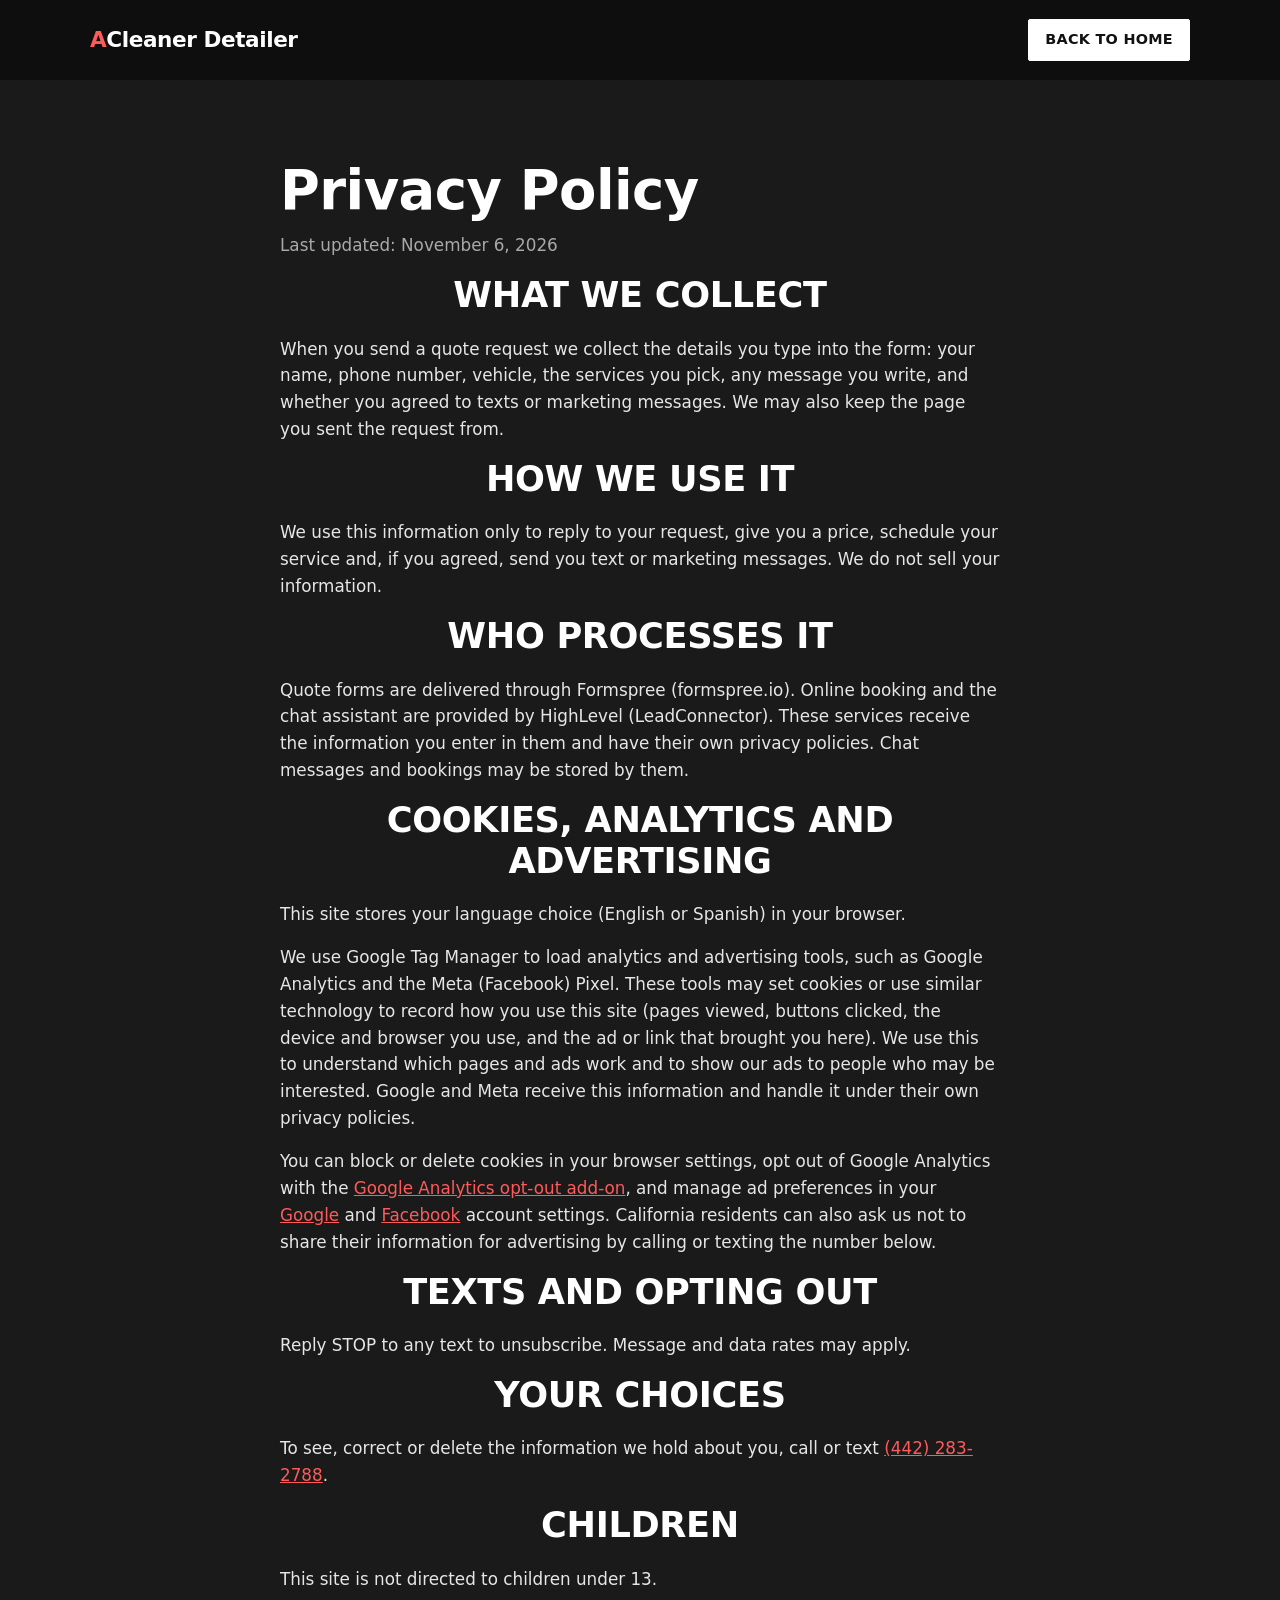
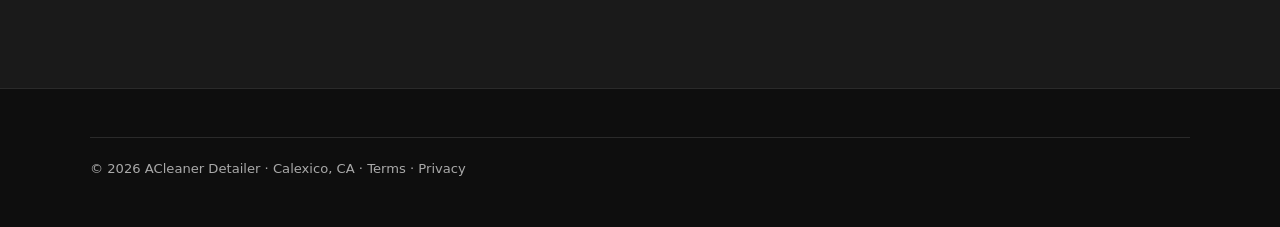
<file: privacy.html>
<!DOCTYPE html>
<html lang="en">
<head>
<meta charset="UTF-8">
<!-- Google Tag Manager -->
<script>(function(w,d,s,l,i){w[l]=w[l]||[];w[l].push({'gtm.start':
new Date().getTime(),event:'gtm.js'});var f=d.getElementsByTagName(s)[0],
j=d.createElement(s),dl=l!='dataLayer'?'&l='+l:'';j.async=true;j.src=
'https://www.googletagmanager.com/gtm.js?id='+i+dl;f.parentNode.insertBefore(j,f);
})(window,document,'script','dataLayer','GTM-KWBP2PGX');</script>
<!-- End Google Tag Manager -->
<meta name="viewport" content="width=device-width, initial-scale=1">
<title>Privacy Policy | ACleaner Detailer</title>
<meta name="description" content="Privacy Policy for ACleaner Detailer, mobile car detailing in the Imperial Valley.">
<link rel="canonical" href="https://acmobiledetailings.com/privacy.html">
<meta name="referrer" content="strict-origin-when-cross-origin">
<link rel="icon" href="data:image/svg+xml,<svg xmlns=%22http://www.w3.org/2000/svg%22 viewBox=%220 0 100 100%22><rect width=%22100%22 height=%22100%22 rx=%2218%22 fill=%22%230A0A0A%22/><text x=%2250%22 y=%2272%22 font-size=%2270%22 font-family=%22Arial,sans-serif%22 font-weight=%22900%22 text-anchor=%22middle%22 fill=%22%23C8102E%22>A</text></svg>">
<link rel="stylesheet" href="css/site.css">
<link rel="stylesheet" href="css/v3.css">
</head>
<body>
<!-- Google Tag Manager (noscript) -->
<noscript><iframe src="https://www.googletagmanager.com/ns.html?id=GTM-KWBP2PGX"
height="0" width="0" style="display:none;visibility:hidden"></iframe></noscript>
<!-- End Google Tag Manager (noscript) -->
<header class="site-header">
  <div class="wrap header-row">
    <a class="logo" href="index.html"><span>A</span>Cleaner Detailer</a>
    <a class="btn btn-ghost btn-sm" href="index.html">Back to home</a>
  </div>
</header>
<main id="main">
  <section class="section">
    <div class="wrap prose">
      <h1>Privacy Policy</h1>
      <p class="muted">Last updated: November 6, 2026</p>
      <h2>What we collect</h2>
      <p>When you send a quote request we collect the details you type into the form: your name, phone number, vehicle, the services you pick, any message you write, and whether you agreed to texts or marketing messages. We may also keep the page you sent the request from.</p>
      <h2>How we use it</h2>
      <p>We use this information only to reply to your request, give you a price, schedule your service and, if you agreed, send you text or marketing messages. We do not sell your information.</p>
      <h2>Who processes it</h2>
      <p>Quote forms are delivered through Formspree (formspree.io). Online booking and the chat assistant are provided by HighLevel (LeadConnector). These services receive the information you enter in them and have their own privacy policies. Chat messages and bookings may be stored by them.</p>
      <h2>Cookies, analytics and advertising</h2>
      <p>This site stores your language choice (English or Spanish) in your browser.</p>
      <p>We use Google Tag Manager to load analytics and advertising tools, such as Google Analytics and the Meta (Facebook) Pixel. These tools may set cookies or use similar technology to record how you use this site (pages viewed, buttons clicked, the device and browser you use, and the ad or link that brought you here). We use this to understand which pages and ads work and to show our ads to people who may be interested. Google and Meta receive this information and handle it under their own privacy policies.</p>
      <p>You can block or delete cookies in your browser settings, opt out of Google Analytics with the <a href="https://tools.google.com/dlpage/gaoptout" rel="noopener">Google Analytics opt-out add-on</a>, and manage ad preferences in your <a href="https://adssettings.google.com/" rel="noopener">Google</a> and <a href="https://www.facebook.com/adpreferences" rel="noopener">Facebook</a> account settings. California residents can also ask us not to share their information for advertising by calling or texting the number below.</p>
      <h2>Texts and opting out</h2>
      <p>Reply STOP to any text to unsubscribe. Message and data rates may apply.</p>
      <h2>Your choices</h2>
      <p>To see, correct or delete the information we hold about you, call or text <a href="tel:+14422832788">(442) 283-2788</a>.</p>
      <h2>Children</h2>
      <p>This site is not directed to children under 13.</p>
    </div>
  </section>
</main>
<footer class="site-footer">
  <div class="wrap">
    <p class="copy">© 2026 ACleaner Detailer · Calexico, CA · <a href="terms.html">Terms</a> · <a href="privacy.html">Privacy</a></p>
  </div>
</footer>
</body>
</html>
</file>
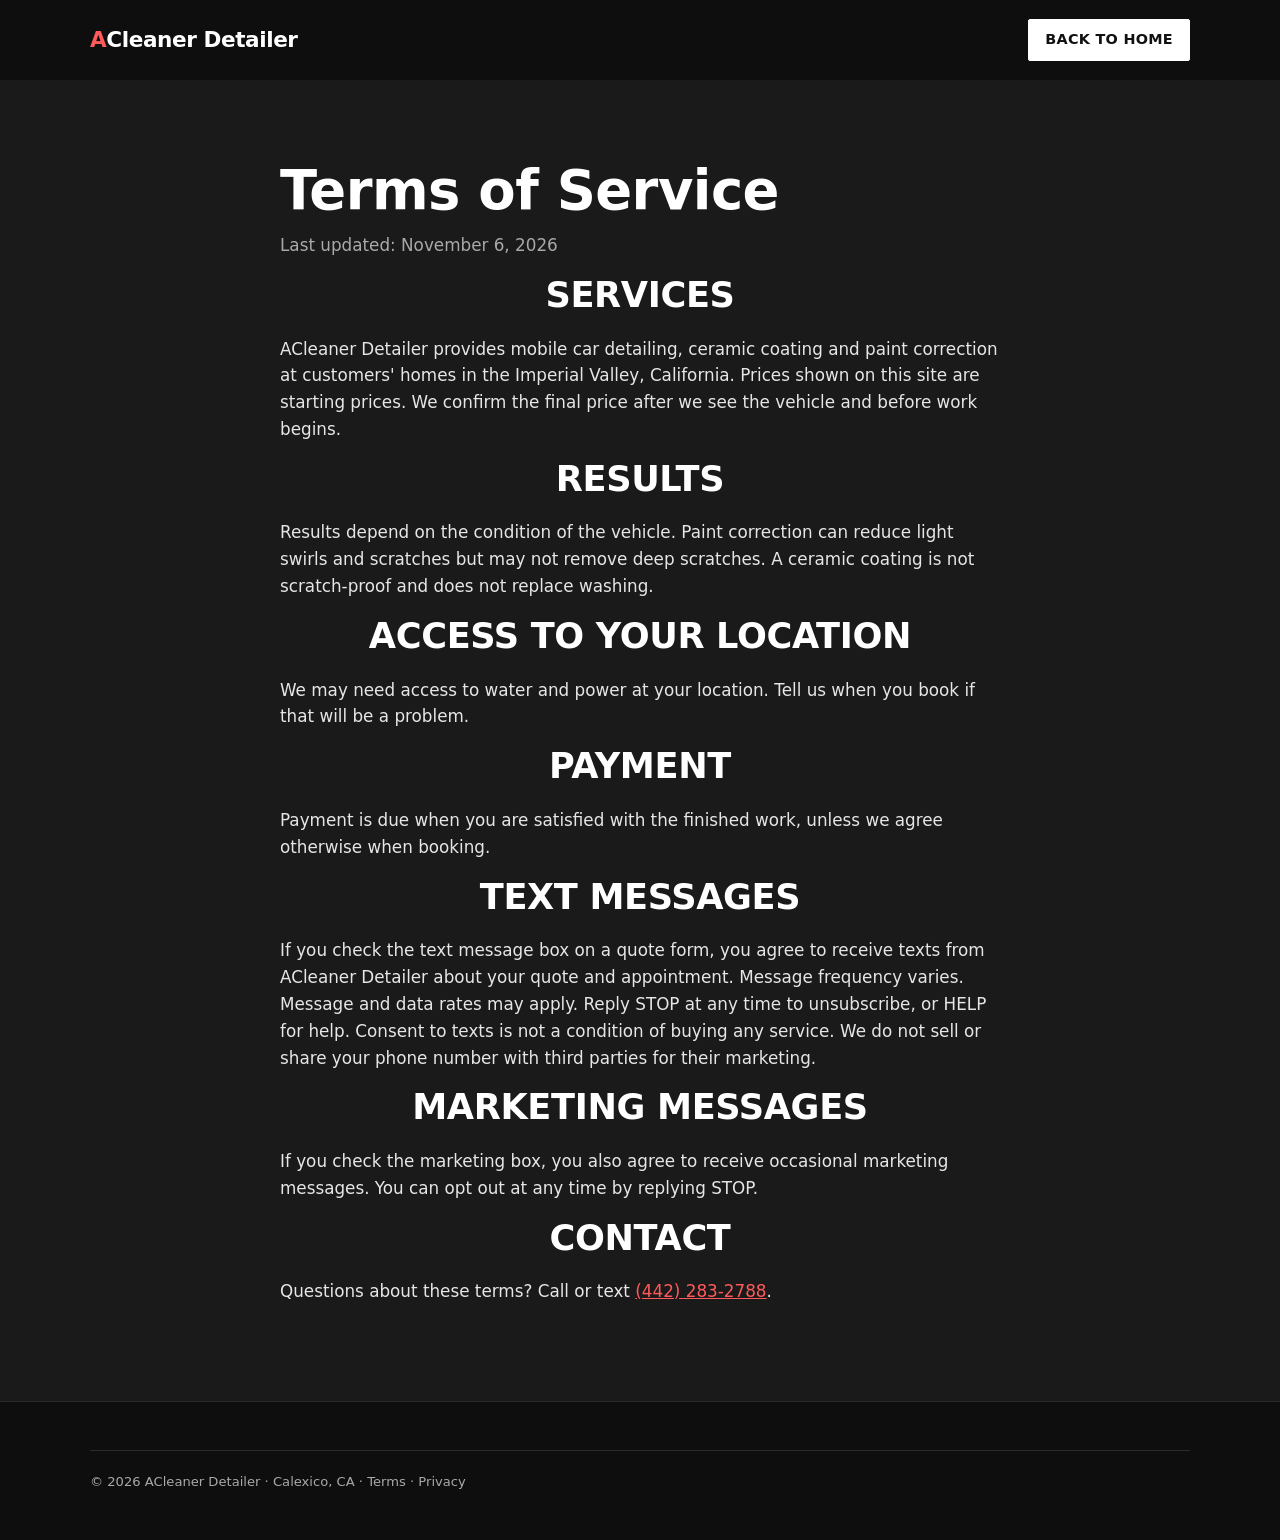
<file: terms.html>
<!DOCTYPE html>
<html lang="en">
<head>
<meta charset="UTF-8">
<!-- Google Tag Manager -->
<script>(function(w,d,s,l,i){w[l]=w[l]||[];w[l].push({'gtm.start':
new Date().getTime(),event:'gtm.js'});var f=d.getElementsByTagName(s)[0],
j=d.createElement(s),dl=l!='dataLayer'?'&l='+l:'';j.async=true;j.src=
'https://www.googletagmanager.com/gtm.js?id='+i+dl;f.parentNode.insertBefore(j,f);
})(window,document,'script','dataLayer','GTM-KWBP2PGX');</script>
<!-- End Google Tag Manager -->
<meta name="viewport" content="width=device-width, initial-scale=1">
<title>Terms of Service | ACleaner Detailer</title>
<meta name="description" content="Terms of Service for ACleaner Detailer, mobile car detailing in the Imperial Valley.">
<link rel="canonical" href="https://acmobiledetailings.com/terms.html">
<meta name="referrer" content="strict-origin-when-cross-origin">
<link rel="icon" href="data:image/svg+xml,<svg xmlns=%22http://www.w3.org/2000/svg%22 viewBox=%220 0 100 100%22><rect width=%22100%22 height=%22100%22 rx=%2218%22 fill=%22%230A0A0A%22/><text x=%2250%22 y=%2272%22 font-size=%2270%22 font-family=%22Arial,sans-serif%22 font-weight=%22900%22 text-anchor=%22middle%22 fill=%22%23C8102E%22>A</text></svg>">
<link rel="stylesheet" href="css/site.css">
<link rel="stylesheet" href="css/v3.css">
</head>
<body>
<!-- Google Tag Manager (noscript) -->
<noscript><iframe src="https://www.googletagmanager.com/ns.html?id=GTM-KWBP2PGX"
height="0" width="0" style="display:none;visibility:hidden"></iframe></noscript>
<!-- End Google Tag Manager (noscript) -->
<header class="site-header">
  <div class="wrap header-row">
    <a class="logo" href="index.html"><span>A</span>Cleaner Detailer</a>
    <a class="btn btn-ghost btn-sm" href="index.html">Back to home</a>
  </div>
</header>
<main id="main">
  <section class="section">
    <div class="wrap prose">
      <h1>Terms of Service</h1>
      <p class="muted">Last updated: November 6, 2026</p>
      <h2>Services</h2>
      <p>ACleaner Detailer provides mobile car detailing, ceramic coating and paint correction at customers&#39; homes in the Imperial Valley, California. Prices shown on this site are starting prices. We confirm the final price after we see the vehicle and before work begins.</p>
      <h2>Results</h2>
      <p>Results depend on the condition of the vehicle. Paint correction can reduce light swirls and scratches but may not remove deep scratches. A ceramic coating is not scratch-proof and does not replace washing.</p>
      <h2>Access to your location</h2>
      <p>We may need access to water and power at your location. Tell us when you book if that will be a problem.</p>
      <h2>Payment</h2>
      <p>Payment is due when you are satisfied with the finished work, unless we agree otherwise when booking.</p>
      <h2>Text messages</h2>
      <p>If you check the text message box on a quote form, you agree to receive texts from ACleaner Detailer about your quote and appointment. Message frequency varies. Message and data rates may apply. Reply STOP at any time to unsubscribe, or HELP for help. Consent to texts is not a condition of buying any service. We do not sell or share your phone number with third parties for their marketing.</p>
      <h2>Marketing messages</h2>
      <p>If you check the marketing box, you also agree to receive occasional marketing messages. You can opt out at any time by replying STOP.</p>
      <h2>Contact</h2>
      <p>Questions about these terms? Call or text <a href="tel:+14422832788">(442) 283-2788</a>.</p>
    </div>
  </section>
</main>
<footer class="site-footer">
  <div class="wrap">
    <p class="copy">© 2026 ACleaner Detailer · Calexico, CA · <a href="terms.html">Terms</a> · <a href="privacy.html">Privacy</a></p>
  </div>
</footer>
</body>
</html>
</file>
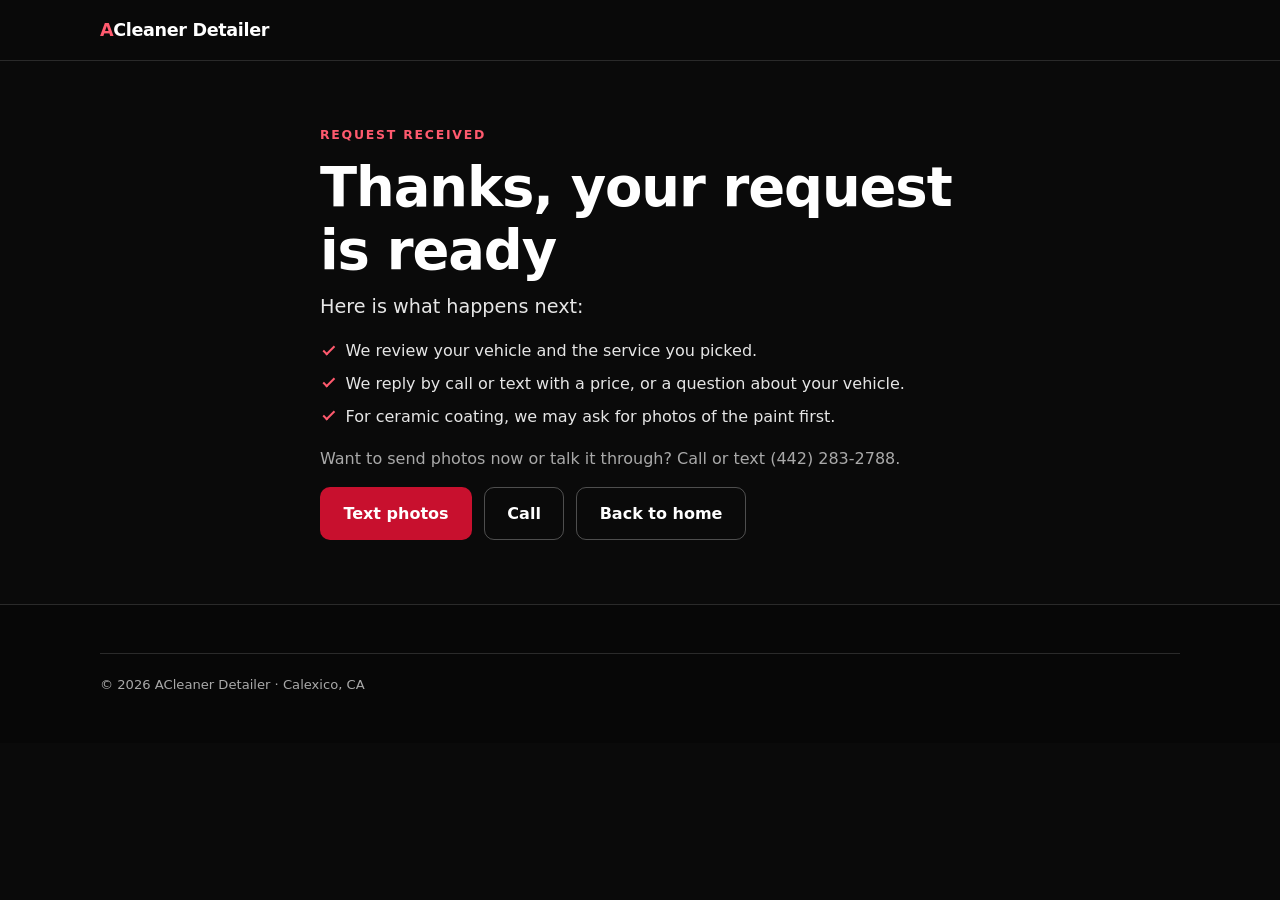
<file: thank-you.html>
<!DOCTYPE html>
<html lang="en">
<head>
<meta charset="UTF-8">
<!-- Google Tag Manager -->
<script>(function(w,d,s,l,i){w[l]=w[l]||[];w[l].push({'gtm.start':
new Date().getTime(),event:'gtm.js'});var f=d.getElementsByTagName(s)[0],
j=d.createElement(s),dl=l!='dataLayer'?'&l='+l:'';j.async=true;j.src=
'https://www.googletagmanager.com/gtm.js?id='+i+dl;f.parentNode.insertBefore(j,f);
})(window,document,'script','dataLayer','GTM-KWBP2PGX');</script>
<!-- End Google Tag Manager -->
<meta name="viewport" content="width=device-width, initial-scale=1">
<meta name="robots" content="noindex">
<title>Thanks for Your Quote Request | ACleaner Detailer</title>
<meta name="description" content="Your quote request for ACleaner Detailer. Here is what happens next.">
<link rel="canonical" href="https://acmobiledetailings.com/thank-you.html">
<meta name="referrer" content="strict-origin-when-cross-origin">
<link rel="icon" href="data:image/svg+xml,<svg xmlns=%22http://www.w3.org/2000/svg%22 viewBox=%220 0 100 100%22><rect width=%22100%22 height=%22100%22 rx=%2218%22 fill=%22%230A0A0A%22/><text x=%2250%22 y=%2272%22 font-size=%2270%22 font-family=%22Arial,sans-serif%22 font-weight=%22900%22 text-anchor=%22middle%22 fill=%22%23C8102E%22>A</text></svg>">
<link rel="stylesheet" href="css/site.css">
</head>
<body>
<!-- Google Tag Manager (noscript) -->
<noscript><iframe src="https://www.googletagmanager.com/ns.html?id=GTM-KWBP2PGX"
height="0" width="0" style="display:none;visibility:hidden"></iframe></noscript>
<!-- End Google Tag Manager (noscript) -->
<header class="site-header">
  <div class="wrap header-row">
    <a class="logo" href="index.html"><span>A</span>Cleaner Detailer</a>
  </div>
</header>

<main id="main">
  <section class="section" data-funnel-step="thank-you">
    <div class="wrap" style="max-width:680px">
      <p class="eyebrow">Request received</p>
      <h1>Thanks, your request is ready</h1>
      <p class="lead">Here is what happens next:</p>
      <ol class="checks" style="list-style:none">
        <li>We review your vehicle and the service you picked.</li>
        <li>We reply by call or text with a price, or a question about your vehicle.</li>
        <li>For ceramic coating, we may ask for photos of the paint first.</li>
      </ol>
      <p class="muted">Want to send photos now or talk it through? Call or text (442) 283-2788.</p>
      <div class="cta-row">
        <a class="btn btn-primary" href="sms:+14422832788" data-cta="thanks-text">Text photos</a>
        <a class="btn btn-ghost" href="tel:+14422832788" data-cta="thanks-call">Call</a>
        <a class="btn btn-ghost" href="index.html" data-cta="thanks-home">Back to home</a>
      </div>
    </div>
  </section>
</main>

<footer class="site-footer">
  <div class="wrap">
    <p class="copy">© 2026 ACleaner Detailer · Calexico, CA</p>
  </div>
</footer>
</body>
</html>
</file>
<file: css/site.css>
/* ACleaner Detailer v2: one stylesheet, system fonts, no external assets. */
*,*::before,*::after{box-sizing:border-box}
:root{
  --red:#C8102E;--red-dark:#9B0B21;--red-text:#FF5A6E;
  --black:#0A0A0A;--dark:#121212;--card:#181818;--line:#2A2A2A;
  --white:#FFFFFF;--text:#E6E6E6;--muted:#A9A9A9;
  --ff:system-ui,-apple-system,"Segoe UI",Roboto,"Helvetica Neue",Arial,sans-serif;
  --radius:12px;--max:1120px;
}
html{font-size:16px;scroll-behavior:smooth}
@media (prefers-reduced-motion:reduce){html{scroll-behavior:auto}}
body{margin:0;background:var(--black);color:var(--text);font-family:var(--ff);line-height:1.6;-webkit-font-smoothing:antialiased}
img{max-width:100%;height:auto;display:block}
a{color:var(--red-text)}
a:focus-visible,button:focus-visible,input:focus-visible,select:focus-visible,textarea:focus-visible,summary:focus-visible{outline:3px solid var(--red-text);outline-offset:2px}
h1,h2,h3{color:var(--white);line-height:1.15;letter-spacing:-0.02em;margin:0 0 .6rem}
h1{font-size:clamp(2rem,6vw,3.4rem);font-weight:800}
h2{font-size:clamp(1.5rem,4vw,2.2rem);font-weight:800}
h3{font-size:1.15rem;font-weight:700}
p{margin:0 0 1rem}
.wrap{max-width:var(--max);margin:0 auto;padding:0 1.25rem}
.skip{position:absolute;left:-999px;top:0;background:var(--white);color:var(--black);padding:.5rem 1rem;z-index:300}
.skip:focus{left:1rem}

/* Header */
.site-header{position:sticky;top:0;z-index:100;background:rgba(10,10,10,.92);backdrop-filter:blur(12px);-webkit-backdrop-filter:blur(12px);border-bottom:1px solid var(--line)}
.header-row{display:flex;align-items:center;justify-content:space-between;gap:1rem;min-height:60px}
.logo{font-weight:800;font-size:1.1rem;color:var(--white);text-decoration:none;letter-spacing:-0.02em;white-space:nowrap}
.logo span{color:var(--red-text)}
.nav{display:flex;gap:.25rem;overflow-x:auto;scrollbar-width:none}
.nav::-webkit-scrollbar{display:none}
.nav a{color:var(--muted);text-decoration:none;font-size:.9rem;font-weight:600;padding:.5rem .7rem;border-radius:8px;white-space:nowrap}
.nav a:hover,.nav a[aria-current="page"]{color:var(--white);background:rgba(255,255,255,.06)}
@media (max-width:860px){
  .header-row{flex-wrap:wrap;padding-top:.5rem}
  .nav{order:3;width:100%;margin:0 -0.5rem;padding-bottom:.4rem}
}

/* Buttons */
.btn{display:inline-flex;align-items:center;justify-content:center;gap:.5rem;min-height:48px;padding:.8rem 1.4rem;border-radius:10px;font-weight:800;font-size:1rem;text-decoration:none;border:1px solid transparent;cursor:pointer;font-family:inherit;transition:background .2s,border-color .2s}
.btn-primary{background:var(--red);color:var(--white)}
.btn-primary:hover{background:var(--red-dark)}
.btn-ghost{background:transparent;color:var(--white);border-color:rgba(255,255,255,.28)}
.btn-ghost:hover{border-color:var(--white)}
.btn-sm{min-height:40px;padding:.5rem 1rem;font-size:.9rem}
.btn svg{width:18px;height:18px;flex-shrink:0}
.cta-row{display:flex;flex-wrap:wrap;gap:.75rem}

/* Hero */
.hero{position:relative;overflow:hidden;background:var(--black);border-bottom:1px solid var(--line)}
.hero-img{position:absolute;inset:0;width:100%;height:100%;object-fit:cover;opacity:.55}
.hero::after{content:"";position:absolute;inset:0;background:linear-gradient(90deg,rgba(10,10,10,.95) 0%,rgba(10,10,10,.7) 55%,rgba(10,10,10,.3) 100%)}
.hero .wrap{position:relative;z-index:1;padding-top:4.5rem;padding-bottom:4.5rem}
.hero-copy{max-width:640px}
.eyebrow{font-size:.78rem;font-weight:700;letter-spacing:.14em;text-transform:uppercase;color:var(--red-text);margin-bottom:.75rem}
.lead{font-size:clamp(1.02rem,2.2vw,1.2rem);color:var(--text);max-width:560px}
@media (max-width:600px){
  .hero .wrap{padding-top:3rem;padding-bottom:3rem}
  .hero::after{background:linear-gradient(180deg,rgba(10,10,10,.75) 0%,rgba(10,10,10,.92) 100%)}
}

/* Sections */
.section{padding:4rem 0}
.section.alt{background:var(--dark);border-top:1px solid var(--line);border-bottom:1px solid var(--line)}
.section-head{max-width:680px;margin-bottom:2rem}
.muted{color:var(--muted)}
.small{font-size:.88rem}
.grid{display:grid;gap:1.25rem}
.grid-3{grid-template-columns:repeat(auto-fit,minmax(260px,1fr))}
.grid-2{grid-template-columns:repeat(auto-fit,minmax(300px,1fr))}
.card{background:var(--card);border:1px solid var(--line);border-radius:var(--radius);padding:1.5rem;display:flex;flex-direction:column;gap:.5rem}
.card.featured{border-color:rgba(200,16,46,.6);box-shadow:0 0 0 1px rgba(200,16,46,.25)}
.card .btn{margin-top:auto;align-self:flex-start}
.card p{margin:0}
.tag{display:inline-block;font-size:.72rem;font-weight:800;letter-spacing:.12em;text-transform:uppercase;color:var(--red-text)}
.checks{list-style:none;padding:0;margin:0 0 1rem;display:grid;gap:.45rem}
.checks li{position:relative;padding-left:1.6rem}
.checks li::before{content:"";position:absolute;left:.2rem;top:.45rem;width:.75rem;height:.4rem;border-left:2px solid var(--red-text);border-bottom:2px solid var(--red-text);transform:rotate(-45deg)}
.note{border-left:3px solid var(--red);background:rgba(200,16,46,.07);padding:1rem 1.25rem;border-radius:0 10px 10px 0;margin:1.5rem 0}
.split{display:grid;grid-template-columns:1fr 1fr;gap:2.5rem;align-items:center}
@media (max-width:820px){.split{grid-template-columns:1fr}}

/* Prices */
.prices{width:100%;border-collapse:collapse;margin:0 0 1rem}
.prices th,.prices td{text-align:left;padding:.7rem .25rem;border-bottom:1px solid var(--line)}
.prices td:last-child,.prices th:last-child{text-align:right;font-weight:800;color:var(--white);font-variant-numeric:tabular-nums}
.prices th{font-size:.78rem;text-transform:uppercase;letter-spacing:.1em;color:var(--muted)}

/* FAQ */
.faq{display:grid;gap:.6rem;max-width:780px}
.faq details{background:var(--card);border:1px solid var(--line);border-radius:10px}
.faq summary{cursor:pointer;padding:1rem 1.25rem;font-weight:700;color:var(--white);list-style:none;display:flex;justify-content:space-between;gap:1rem}
.faq summary::-webkit-details-marker{display:none}
.faq summary::after{content:"+";color:var(--red-text);font-weight:800}
.faq details[open] summary::after{content:"\2212"}
.faq details>div{padding:0 1.25rem 1.1rem;color:var(--muted)}

/* Form */
.form{display:grid;gap:1.1rem;max-width:560px}
.field{display:grid;gap:.35rem}
.field label{font-weight:700;color:var(--white);font-size:.95rem}
.field input,.field select,.field textarea{width:100%;font:inherit;color:var(--white);background:#1E1E1E;border:1px solid #3A3A3A;border-radius:9px;padding:.8rem .9rem;min-height:48px}
.field textarea{min-height:96px;resize:vertical}
.field [aria-invalid="true"]{border-color:var(--red-text)}
.form .btn{width:100%}

/* Footer */
.site-footer{border-top:1px solid var(--line);background:#070707;padding:3rem 0 2rem;font-size:.92rem}
.footer-grid{display:grid;grid-template-columns:repeat(auto-fit,minmax(200px,1fr));gap:2rem;margin-bottom:2rem}
.site-footer h2{font-size:1rem;margin-bottom:.75rem}
.site-footer ul{list-style:none;padding:0;margin:0;display:grid;gap:.4rem}
.site-footer a{color:var(--muted);text-decoration:none}
.site-footer a:hover{color:var(--white)}
.copy{color:var(--muted);font-size:.82rem;border-top:1px solid var(--line);padding-top:1.25rem}
</file>
<file: css/v3.css>
/* v3 additions on top of site.css: same colors, fonts and logo. No external assets. */
.header-actions{display:flex;align-items:center;gap:.5rem;flex-shrink:0}
.lang{min-height:40px;padding:.5rem .8rem;border-radius:10px;border:1px solid rgba(255,255,255,.28);background:transparent;color:var(--white);font:inherit;font-weight:800;font-size:.9rem;cursor:pointer}
.lang:hover{border-color:var(--white)}

.tiles{display:grid;grid-template-columns:repeat(auto-fit,minmax(240px,1fr));gap:1rem;margin-top:-2rem;position:relative;z-index:2}
.tile{display:flex;flex-direction:column;justify-content:flex-end;min-height:150px;padding:1.4rem;border-radius:var(--radius);background:var(--card);border:1px solid var(--line);text-decoration:none;color:var(--white);font-weight:800;font-size:1.2rem;transition:border-color .2s}
.tile:hover{border-color:var(--red-text)}
.tile span{display:block;margin-top:.35rem;font-weight:500;font-size:.92rem;color:var(--muted)}

.steps{display:grid;grid-template-columns:repeat(auto-fit,minmax(230px,1fr));gap:1.25rem;list-style:none;padding:0;margin:0}
.steps li{display:grid;gap:.5rem}
.steps svg{width:44px;height:44px;stroke:var(--red-text);fill:none;stroke-width:1.8;stroke-linecap:round;stroke-linejoin:round}
.steps h3{margin:0}
.steps p{margin:0;color:var(--muted)}

.price{font-size:1.05rem;color:var(--muted)}
.price strong{font-size:1.7rem;color:var(--white);margin-left:.25rem}
.card .cta-row{margin-top:auto}
.card .cta-row .btn{margin-top:0}

.reviews{display:grid;grid-template-columns:repeat(auto-fit,minmax(260px,1fr));gap:1.25rem}
.reviews blockquote{margin:0;background:var(--card);border:1px solid var(--line);border-radius:var(--radius);padding:1.4rem}
.reviews cite{display:block;margin-top:.75rem;color:var(--muted);font-style:normal;font-size:.9rem}

.ph{margin:0;border-radius:var(--radius);border:1px solid var(--line);overflow:hidden;background:var(--card)}
.ph img{width:100%;height:100%;object-fit:cover}

.area{text-align:center}
.area ul{list-style:none;margin:1rem 0 0;padding:0;display:flex;flex-wrap:wrap;justify-content:center;gap:.6rem}
.area li{border:1px solid var(--line);background:var(--card);border-radius:999px;padding:.4rem 1.1rem;font-weight:600;color:var(--white)}

.quote-form{max-width:560px}
.quote-form .btn{width:100%}
.cta-band{text-align:center}
.cta-band .cta-row{justify-content:center}
.footer-social{display:flex;gap:1rem;flex-wrap:wrap}

/* v3.1 restyle: bolder, squarer, centered hero (layout inspired by the reference screenshots) */
:root{--red:#D42020;--red-dark:#A81818;--red-text:#FF5A5A;--radius:3px;--max:1140px;--dark:#1A1A1A;--card:#212121}
body{background:#1A1A1A}
h1,h2,h3{letter-spacing:-0.01em}
h2{text-transform:uppercase}

/* Header */
.site-header{background:#0E0E0E;border-bottom:0}
.header-row{min-height:80px}
.logo{font-size:1.35rem}
.nav a{color:var(--white);font-size:1rem;font-weight:500;padding:1.6rem .9rem;border-radius:0;border-bottom:3px solid transparent}
.nav a:hover,.nav a[aria-current="page"]{background:none;color:var(--red-text);border-bottom-color:var(--red)}
.btn{border-radius:2px;text-transform:uppercase;font-weight:600;letter-spacing:.02em;box-shadow:none}
.btn-ghost{background:var(--white);color:#111;border-color:var(--white)}
.btn-ghost:hover{background:#e8e8e8;border-color:#e8e8e8}
.cta-band .btn-ghost{background:var(--white);color:#111}
@media (max-width:860px){.nav a{padding:.6rem .7rem}.header-row{min-height:64px}}

/* Hero: full-bleed photo, centered copy */
.hero{border-bottom:0;min-height:620px;display:flex;align-items:center}
.hero .wrap{width:100%;padding-top:5rem;padding-bottom:7rem}
.hero-img{opacity:1}
.hero::after,.hero::after{background:rgba(10,10,10,.62)}
.hero-copy{max-width:760px;margin:0 auto;text-align:center}
.hero h1{font-size:clamp(2.4rem,6.5vw,4rem)}
.hero .lead{margin-left:auto;margin-right:auto}
.hero .cta-row{justify-content:center}
@media (max-width:600px){.hero{min-height:520px}.hero .wrap{padding-bottom:6rem}}

/* Service tiles: three bold red buttons overlapping the hero */
.tiles{margin-top:-3.1rem;gap:1.25rem}
.tile{align-items:center;justify-content:center;text-align:center;min-height:62px;padding:.9rem 1rem;background:var(--red);border:0;outline:2px solid rgba(255,255,255,.85);outline-offset:-7px;border-radius:0;text-transform:uppercase;font-size:1.15rem;font-weight:700;box-shadow:0 0 0 5px var(--red)}
.tile:hover{background:var(--red-dark)}
.tile span{display:none}
@media (max-width:600px){.tiles{margin-top:-2.4rem}}

/* Sections */
.section{padding:5rem 0}
.section.alt{background:#1A1A1A;border:0}
.section-head{max-width:none;text-align:center}
.section-head .eyebrow{display:none}
.section-head .muted{max-width:640px;margin:0 auto}
.eyebrow{color:var(--red-text)}

/* Steps as lifted cards */
.steps{gap:1.5rem}
.steps li{background:var(--card);padding:1.75rem 1.5rem;text-align:center;justify-items:center;box-shadow:0 6px 18px rgba(0,0,0,.35)}
.steps svg{width:56px;height:56px;stroke:#E9DFA6}

/* Services: numbered cards */
.grid-3.numbered{counter-reset:svc}
.grid-3.numbered .card{counter-increment:svc;border:0;border-radius:0;border-top:4px solid var(--red);padding:1.75rem}
.grid-3.numbered .card::before{content:"_0" counter(svc);color:var(--red-text);font-weight:800;font-size:1.1rem}
.grid-3.numbered .card h3{font-size:1.6rem}
.card{border-radius:0}
.faq details{border-radius:2px}

/* Closing CTA band in red, like the reference */
.cta-band{background:var(--red);border:0}
.cta-band h2{color:var(--white)}
.cta-band .btn-primary{background:#111;border-color:#111}
.cta-band .btn-primary:hover{background:#000}
.site-footer{background:#0E0E0E}
.row2{display:grid;grid-template-columns:1fr 1fr;gap:1rem}
@media (max-width:520px){.row2{grid-template-columns:1fr}}
.opts{border:0;margin:0;padding:0;display:grid;gap:.5rem}
.opts legend{font-weight:700;color:var(--white);font-size:.95rem;margin-bottom:.4rem;padding:0}
.opts label,.consent{display:flex;align-items:flex-start;gap:.65rem;font-weight:400;color:var(--text);cursor:pointer;line-height:1.45}
.opts input,.consent input{width:20px;height:20px;min-height:0;margin-top:.15rem;flex-shrink:0;accent-color:var(--red)}
.consent{font-size:.85rem;color:var(--muted)}
.card .tag{margin-top:.6rem}
/* Photos: fixed frame, image cropped to fill it (portrait phone photos stay a sensible size) */
.ph{position:relative;aspect-ratio:800/520}
.ph img{position:absolute;inset:0;width:100%;height:100%;object-fit:cover}
/* Page headers: a slim wide photo banner with just the title */
/* Same markup and rules as the home hero (.hero), just shorter */
.hero.hero-sm{min-height:300px;text-align:center}
.hero-sm .wrap{padding-top:3.5rem;padding-bottom:6rem}
.hero-sm .eyebrow{margin-bottom:.25rem}
.hero-sm h1{margin:0 0 .75rem;font-size:clamp(1.8rem,4.5vw,2.8rem)}
.hero-sm .lead{max-width:720px;margin:0 auto;color:#fff;text-shadow:0 1px 8px rgba(0,0,0,.65)}
.tile[aria-current="page"]{background:var(--red-dark)}
@media (max-width:600px){.hero.hero-sm{min-height:260px}.hero-sm .wrap{padding-top:2.5rem;padding-bottom:5rem}}

/* Five steps: one row on wide screens, 3 + 2 centered below that */
.steps.five{display:flex;flex-wrap:wrap;justify-content:center}
.steps.five li{flex:0 0 calc(33.333% - 1rem)}
@media (min-width:1100px){.steps.five li{flex:1 1 0}}
@media (max-width:700px){.steps.five li{flex:0 0 calc(50% - .75rem)}}
@media (max-width:480px){.steps.five li{flex:0 0 100%}}

/* Photos beside cards or text stretch to the full height of that row */
.grid-2>.ph,.split>.ph{aspect-ratio:auto;min-height:420px;height:100%}
@media (max-width:820px){.grid-2>.ph,.split>.ph{min-height:320px}}

/* Photo at the top of a package card, full width of the card */
.card-img{display:block;width:calc(100% + 3rem);max-width:none;margin:-1.5rem -1.5rem .75rem;aspect-ratio:4/3;object-fit:cover}

/* Benefit cards: one row of five on wide screens, 3 + 2 centered below that */
.benefits{display:flex;flex-wrap:wrap;justify-content:center;gap:1.25rem}
.benefits .card{flex:0 0 calc(33.333% - .84rem)}
@media (min-width:1100px){.benefits .card{flex:1 1 0}}
@media (max-width:700px){.benefits .card{flex:0 0 calc(50% - .63rem)}}
@media (max-width:480px){.benefits .card{flex:0 0 100%}}

/* Center the quote form and the FAQ list */
.quote-form{max-width:640px;margin-left:auto;margin-right:auto}
.faq{margin-left:auto;margin-right:auto}
.hero-img{object-position:50% 58%}
.section.alt.area{background:linear-gradient(rgba(14,14,14,.74),rgba(14,14,14,.74)),url("../images/IMG_1499.jpg") center/cover no-repeat}
.site-footer ul.cols{display:block;columns:2;column-gap:1.25rem}
.site-footer ul.cols li{break-inside:avoid;margin-bottom:.4rem}
/* Google-style review cards: white card, round initial avatar, Google G, gold stars */
.reviews{display:block;columns:3 260px;column-gap:1.25rem}
.reviews blockquote{break-inside:avoid;margin:0 0 1.25rem;padding:1.25rem 1.25rem 1.1rem;background:#fff;color:#202124;border:0;border-radius:12px;box-shadow:0 4px 16px rgba(0,0,0,.35)}
.rv-head{display:flex;align-items:center;gap:.75rem;margin-bottom:.6rem}
.rv-av{flex:0 0 40px;width:40px;height:40px;border-radius:50%;display:grid;place-items:center;color:#fff;font-weight:700;font-size:1.1rem}
.rv-who{flex:1;min-width:0;line-height:1.25}
.rv-who strong{display:block;color:#202124;font-size:.98rem}
.rv-who small{color:#5f6368;font-size:.8rem}
.rv-g{flex:0 0 22px;width:22px;height:22px;background:url("data:image/svg+xml,%3Csvg xmlns='http://www.w3.org/2000/svg' viewBox='0 0 48 48'%3E%3Cpath fill='%23FFC107' d='M43.6 20.1H42V20H24v8h11.3C33.7 32.7 29.2 36 24 36c-6.6 0-12-5.4-12-12s5.4-12 12-12c3.1 0 5.8 1.2 7.9 3.1l5.7-5.7C34 6.1 29.3 4 24 4 13 4 4 13 4 24s9 20 20 20 20-9 20-20c0-1.3-.1-2.6-.4-3.9z'/%3E%3Cpath fill='%23FF3D00' d='M6.3 14.7l6.6 4.8C14.7 15.1 19 12 24 12c3.1 0 5.8 1.2 7.9 3.1l5.7-5.7C34 6.1 29.3 4 24 4 16.3 4 9.7 8.4 6.3 14.7z'/%3E%3Cpath fill='%234CAF50' d='M24 44c5.2 0 9.9-2 13.4-5.2l-6.2-5.2C29.2 35.1 26.7 36 24 36c-5.2 0-9.6-3.3-11.3-8l-6.5 5C9.5 39.6 16.2 44 24 44z'/%3E%3Cpath fill='%231976D2' d='M43.6 20.1H42V20H24v8h11.3c-.8 2.2-2.2 4.2-4.1 5.6l6.2 5.2C37 39.2 44 34 44 24c0-1.3-.1-2.6-.4-3.9z'/%3E%3C/svg%3E") center/contain no-repeat}
.rv-stars{color:#FBBC04;font-size:1.2rem;letter-spacing:.1em;line-height:1;margin-bottom:.55rem}
.reviews blockquote p{margin:0;color:#3c4043;font-size:1rem;line-height:1.55}
.prose{max-width:760px;margin:0 auto}
.prose h2{text-align:center;margin-bottom:1.25rem}
.prose p{font-size:1.05rem}

/* Keep anchored sections clear of the sticky header */
#quote,#addons,#reviews,#main{scroll-margin-top:110px}
</file>
